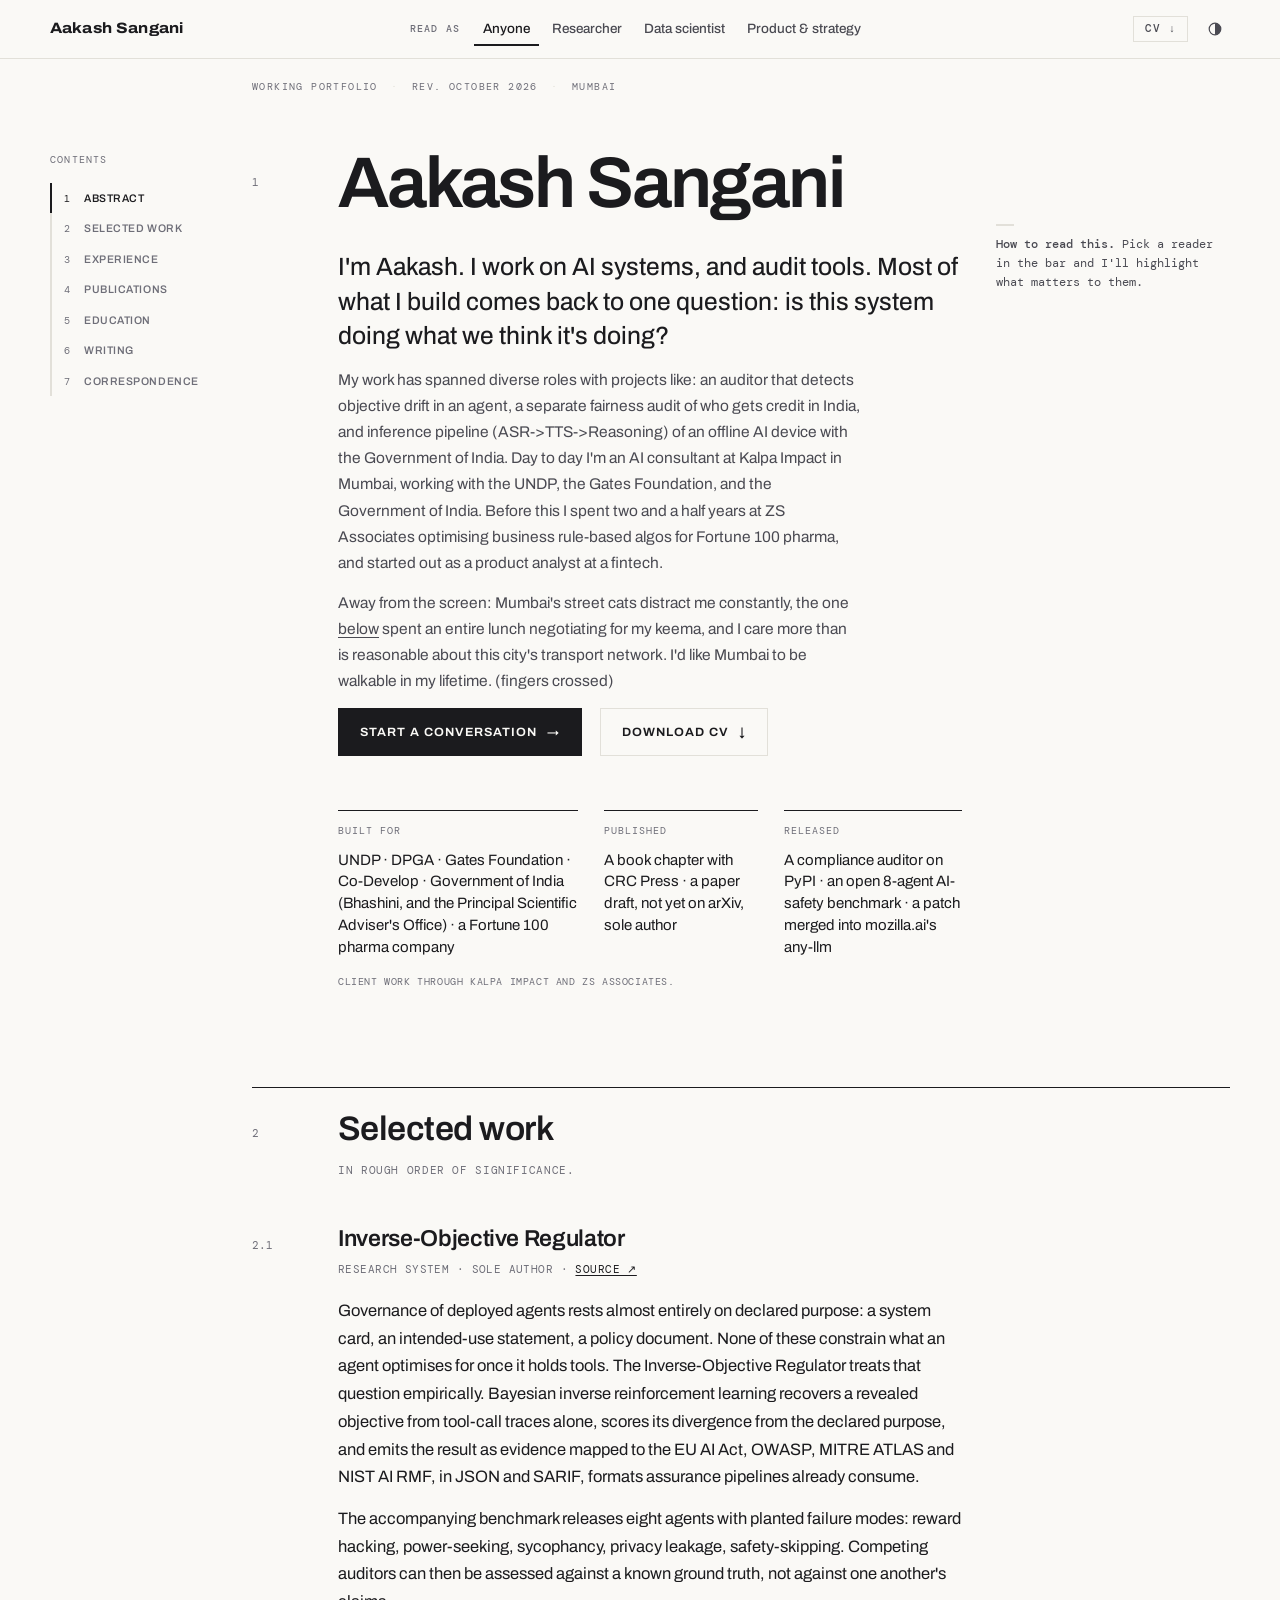
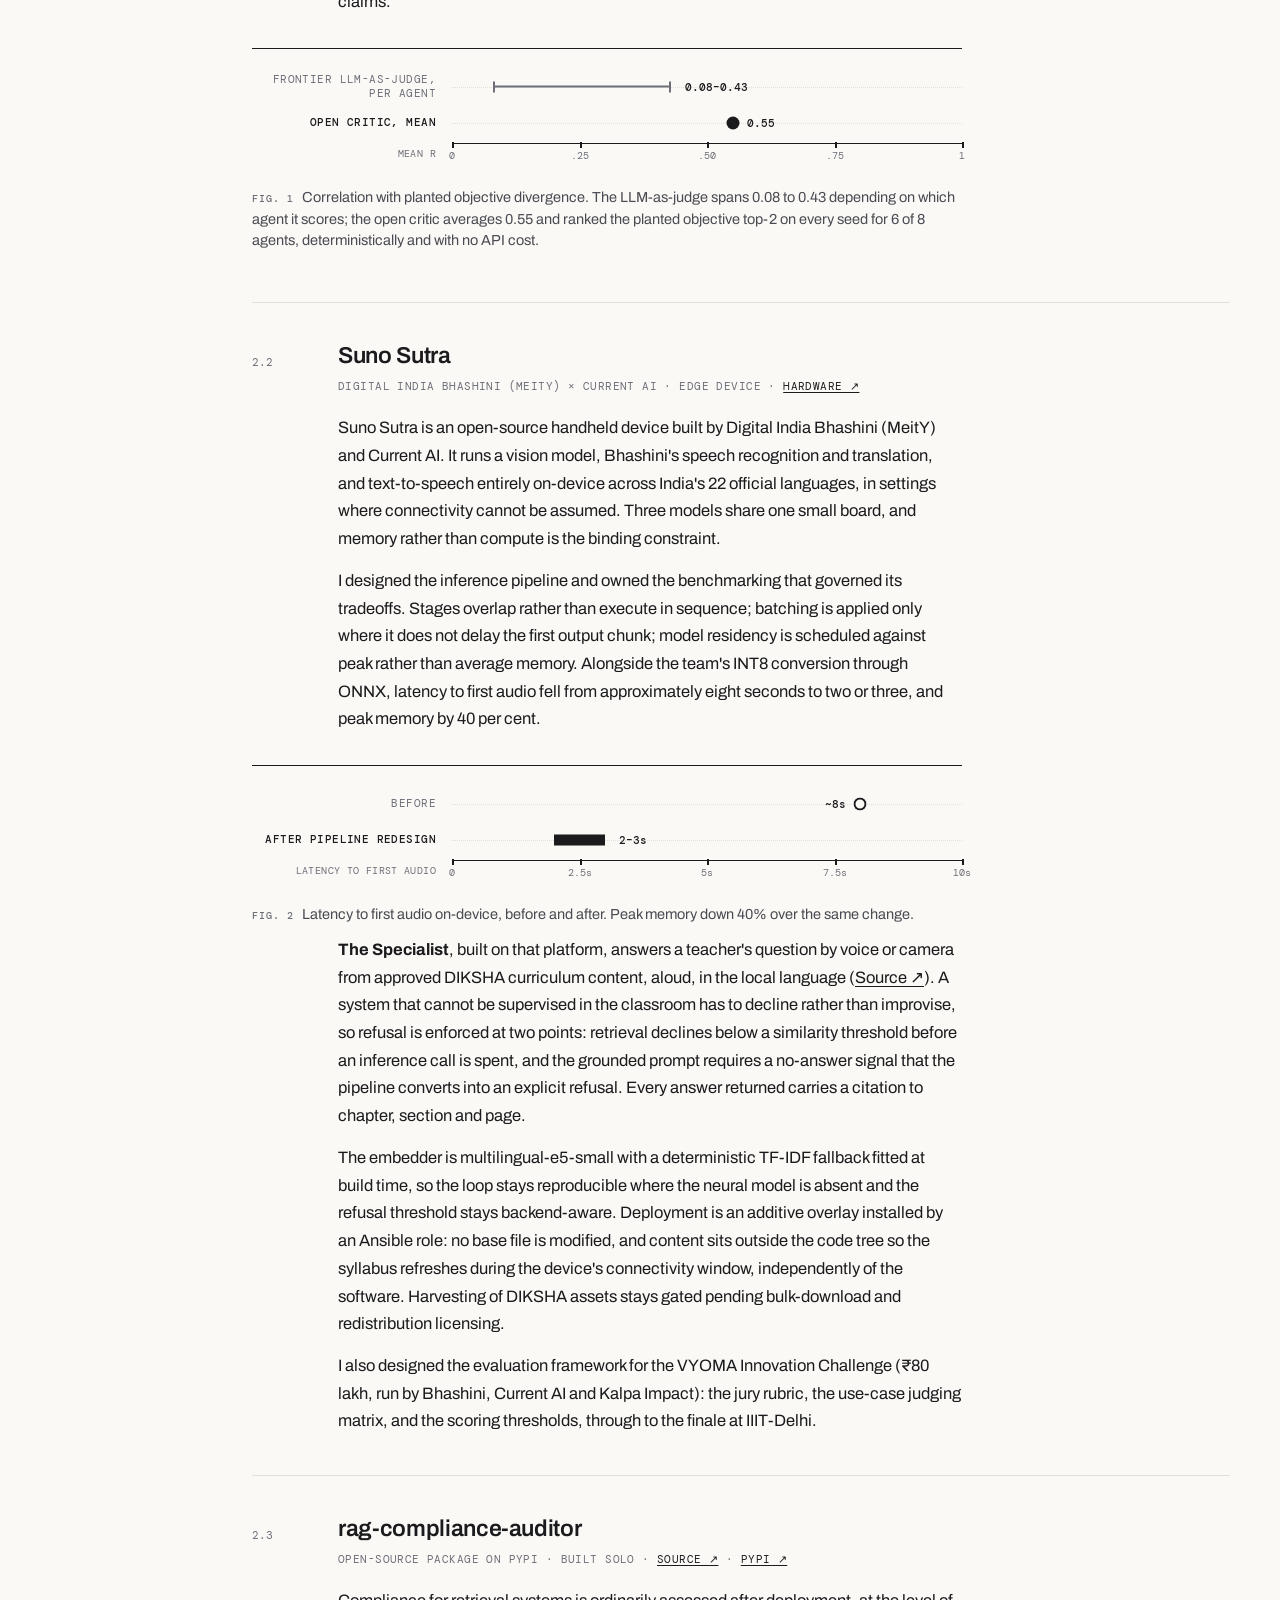
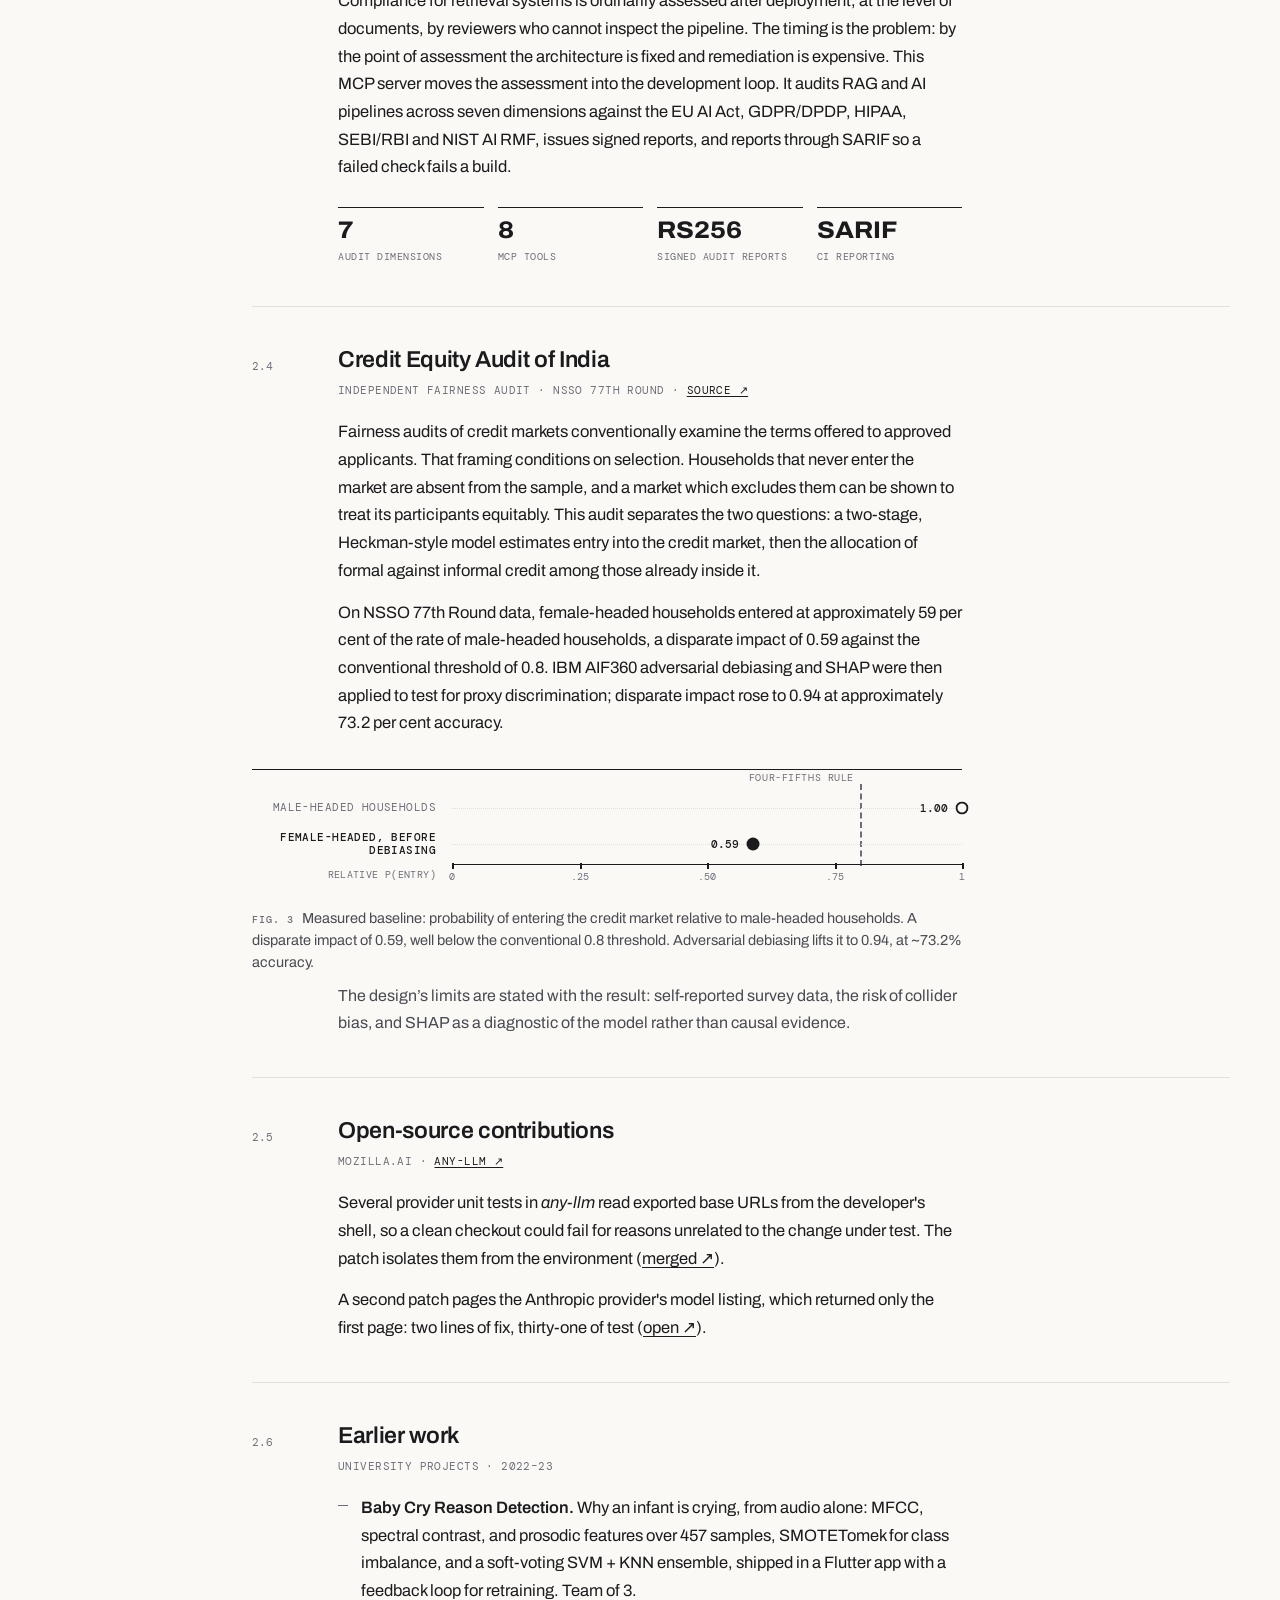
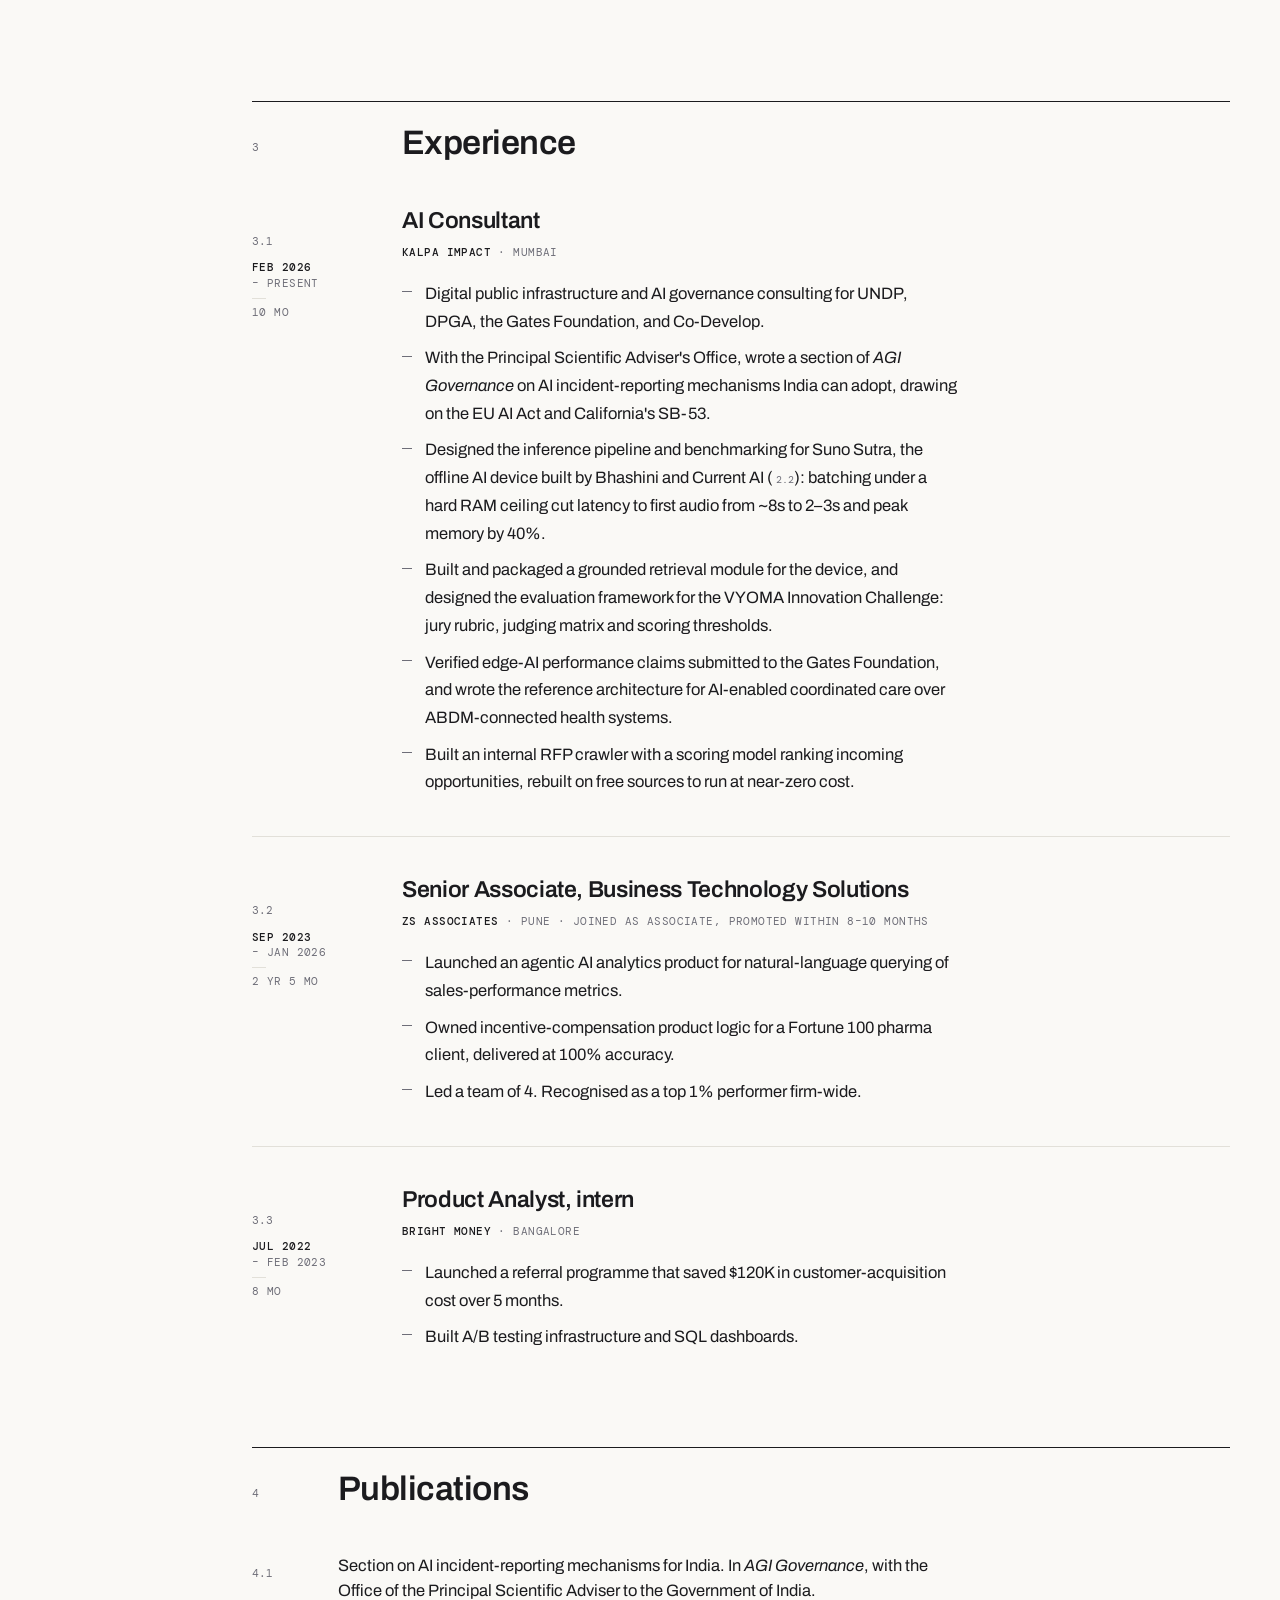
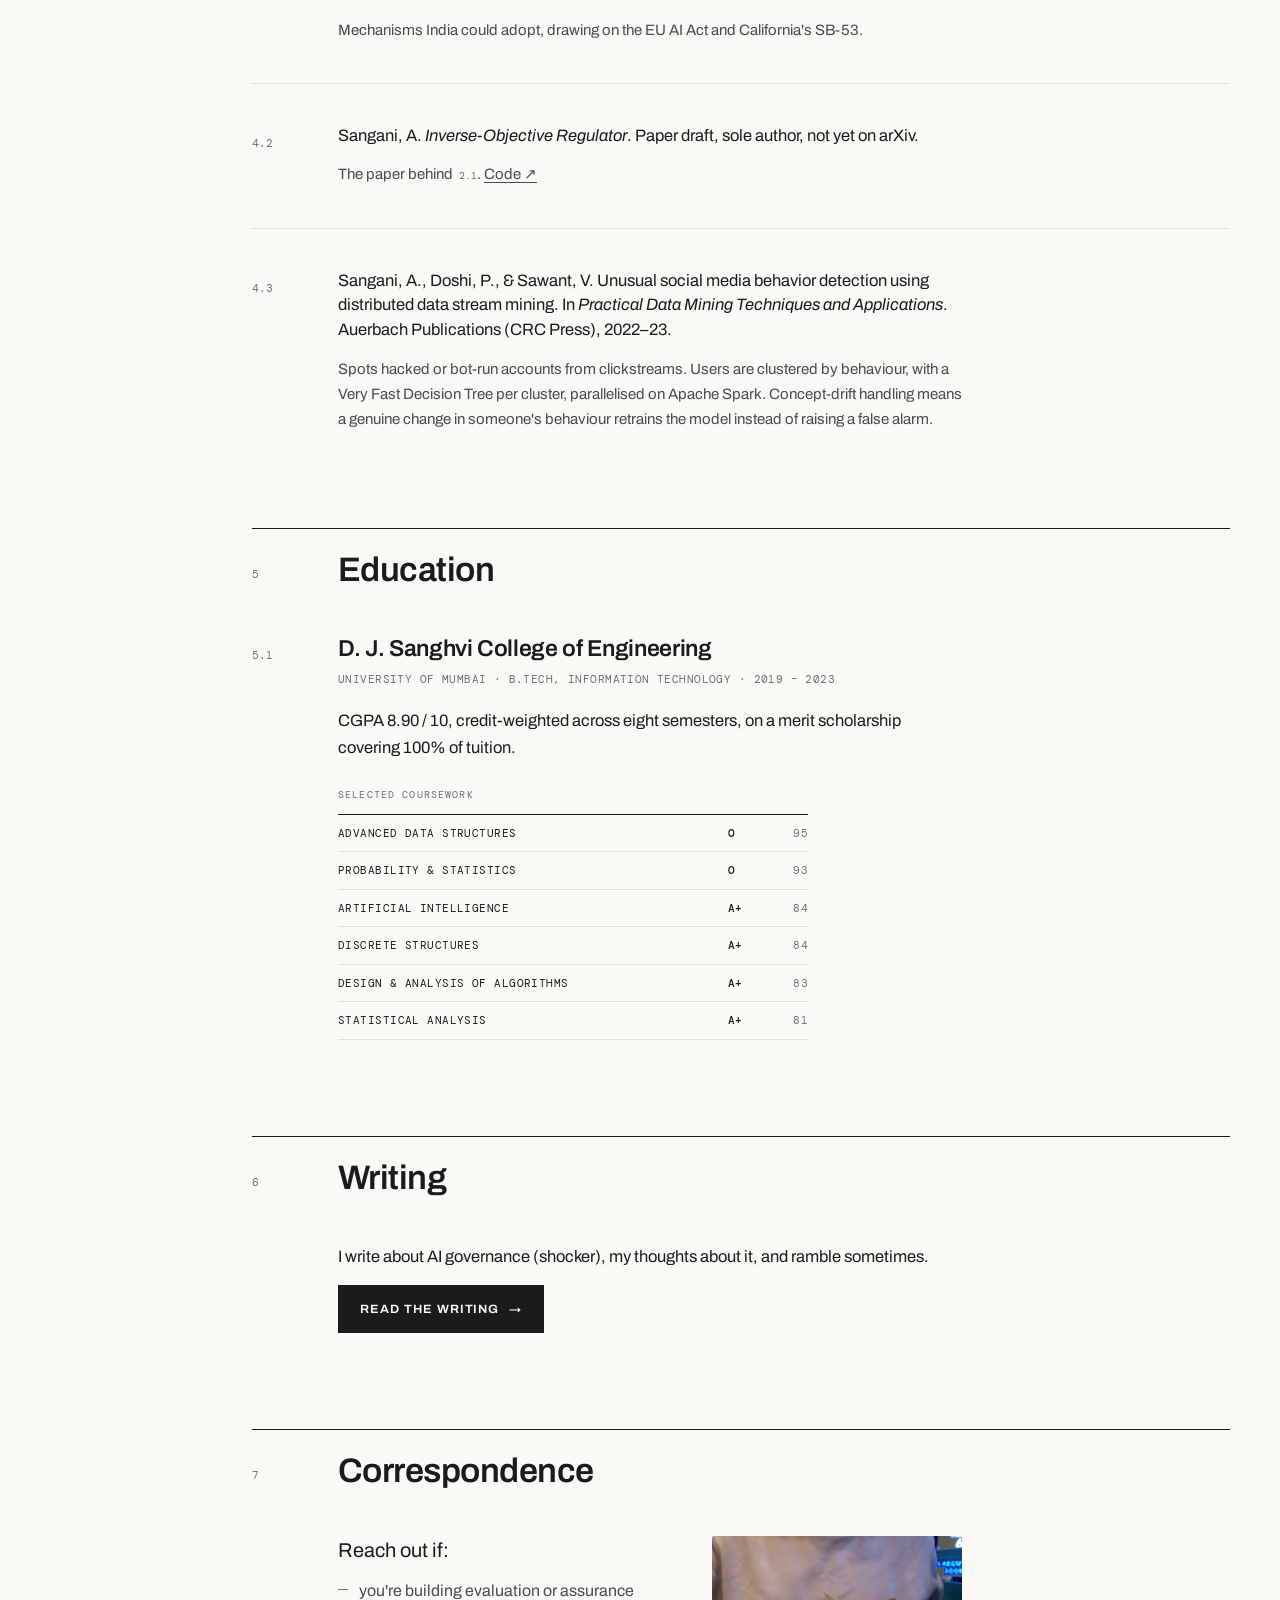
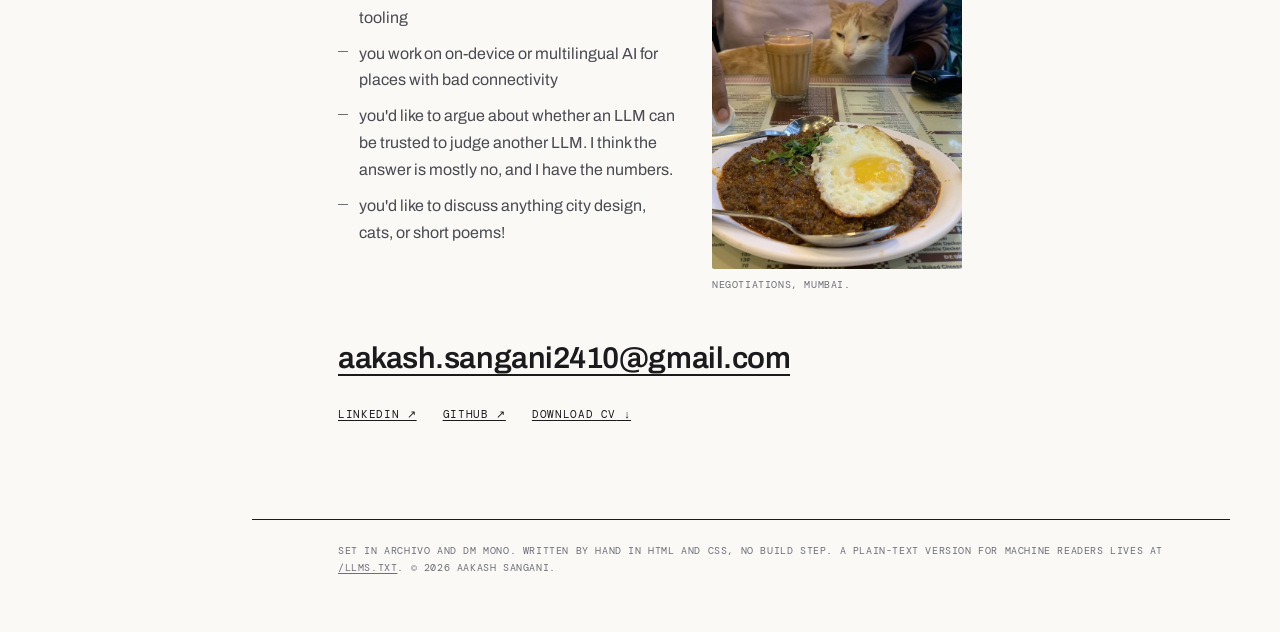
<file: index.html>
<!doctype html>
<html lang="en">
<head>
  <meta charset="utf-8">
  <meta name="viewport" content="width=device-width, initial-scale=1">
  <title>Aakash Sangani</title>
  <meta name="description" content="Aakash Sangani builds AI systems and the instruments that hold them to account: AI governance research, ML and LLM systems, and AI products.">
  <link rel="canonical" href="https://aakash2410.github.io/">
  <link rel="alternate" type="text/plain" href="/llms.txt" title="Plain-text summary for automated readers">
  <meta name="author" content="Aakash Sangani">
  <meta property="og:title" content="Aakash Sangani · AI systems and the instruments that audit them">
  <meta property="og:description" content="AI engineer and governance researcher in Mumbai. Agent auditing, on-device inference, algorithmic fairness, and compliance tooling, with the code and the measurements in public.">
  <meta property="og:type" content="profile">
  <meta property="og:url" content="https://aakash2410.github.io/">
  <meta property="profile:first_name" content="Aakash">
  <meta property="profile:last_name" content="Sangani">
  <meta name="twitter:card" content="summary">
  <meta name="twitter:title" content="Aakash Sangani">
  <meta name="twitter:description" content="AI engineer and governance researcher in Mumbai. Agent auditing, on-device inference, algorithmic fairness, and compliance tooling.">
  <link rel="icon" href="data:image/svg+xml,%3Csvg xmlns='http://www.w3.org/2000/svg' viewBox='0 0 64 64'%3E%3Crect width='64' height='64' fill='%23f4f1e6'/%3E%3Cg style='mix-blend-mode:multiply'%3E%3Ccircle cx='27' cy='26' r='16' fill='%23f5c31f'/%3E%3Ccircle cx='37' cy='30' r='16' fill='%231f4fd8'/%3E%3Ccircle cx='32' cy='38' r='16' fill='%23ff4d8d'/%3E%3C/g%3E%3C/svg%3E">
  <link rel="preconnect" href="https://fonts.googleapis.com">
  <link rel="preconnect" href="https://fonts.gstatic.com" crossorigin>
  <link href="https://fonts.googleapis.com/css2?family=Archivo:wdth,wght@62..125,300..800&family=DM+Mono:wght@400;500&display=swap" rel="stylesheet">
  <link rel="stylesheet" href="styles.css?v=20261030a">
  <script>try{var t=localStorage.getItem("theme");if(t)document.documentElement.dataset.theme=t}catch(e){}</script>
  <script type="application/ld+json">
{
  "@context": "https://schema.org",
  "@graph": [
    {
      "@type": "ProfilePage",
      "@id": "https://aakash2410.github.io/#page",
      "url": "https://aakash2410.github.io/",
      "name": "Aakash Sangani",
      "inLanguage": "en-GB",
      "mainEntity": {
        "@id": "https://aakash2410.github.io/#aakash-sangani"
      },
      "dateModified": "2026-10-18"
    },
    {
      "@type": "Person",
      "@id": "https://aakash2410.github.io/#aakash-sangani",
      "name": "Aakash Sangani",
      "givenName": "Aakash",
      "familyName": "Sangani",
      "url": "https://aakash2410.github.io/",
      "email": "mailto:aakash.sangani2410@gmail.com",
      "jobTitle": "AI Consultant",
      "description": "AI engineer and governance researcher. Builds AI systems and the instruments that audit them: agent auditing, on-device inference, algorithmic fairness, and compliance tooling.",
      "address": {
        "@type": "PostalAddress",
        "addressLocality": "Mumbai",
        "addressRegion": "Maharashtra",
        "addressCountry": "IN"
      },
      "sameAs": [
        "https://github.com/aakash2410",
        "https://www.linkedin.com/in/aakash-sangani-3149a11a7"
      ],
      "worksFor": {
        "@type": "Organization",
        "name": "Kalpa Impact",
        "address": {
          "@type": "PostalAddress",
          "addressLocality": "Mumbai",
          "addressCountry": "IN"
        }
      },
      "alumniOf": {
        "@type": "CollegeOrUniversity",
        "name": "D. J. Sanghvi College of Engineering, University of Mumbai",
        "address": {
          "@type": "PostalAddress",
          "addressLocality": "Mumbai",
          "addressCountry": "IN"
        }
      },
      "hasCredential": {
        "@type": "EducationalOccupationalCredential",
        "credentialCategory": "degree",
        "educationalLevel": "Bachelor of Technology",
        "about": "Information Technology",
        "dateCreated": "2023",
        "recognizedBy": {
          "@type": "CollegeOrUniversity",
          "name": "University of Mumbai"
        }
      },
      "knowsAbout": [
        "AI governance",
        "AI safety",
        "AI evaluation",
        "LLM evaluation and red-teaming",
        "Agent auditing",
        "Bayesian inverse reinforcement learning",
        "Algorithmic fairness",
        "Retrieval-augmented generation",
        "On-device and edge inference",
        "Model quantisation and benchmarking",
        "EU AI Act",
        "NIST AI RMF",
        "ISO 42001",
        "Model Context Protocol",
        "Python",
        "SQL",
        "ONNX",
        "Apache Spark",
        "A/B testing",
        "Digital public infrastructure"
      ],
      "knowsLanguage": [
        {
          "@type": "Language",
          "name": "English"
        },
        {
          "@type": "Language",
          "name": "Hindi"
        },
        {
          "@type": "Language",
          "name": "Gujarati"
        },
        {
          "@type": "Language",
          "name": "Marathi"
        }
      ],
      "hasOccupation": [
        {
          "@type": "EmployeeRole",
          "startDate": "2026-02",
          "roleName": "AI Consultant",
          "worksFor": {
            "@type": "Organization",
            "name": "Kalpa Impact"
          },
          "description": "Digital public infrastructure and AI governance for UNDP, the Digital Public Goods Alliance, the Gates Foundation and Co-Develop. Designed the inference pipeline and owned the benchmarking for Suno Sutra, the offline AI device built by Digital India Bhashini (MeitY) and Current AI."
        },
        {
          "@type": "EmployeeRole",
          "startDate": "2023-09",
          "endDate": "2026-01",
          "roleName": "Senior Associate, Business Technology Solutions",
          "worksFor": {
            "@type": "Organization",
            "name": "ZS Associates"
          },
          "description": "Joined as Associate, promoted within 8-10 months. Launched an agentic AI analytics product for natural-language querying of sales-performance metrics; owned incentive-compensation product logic for a Fortune 100 pharma client; led a team of four."
        },
        {
          "@type": "EmployeeRole",
          "startDate": "2022-07",
          "endDate": "2023-02",
          "roleName": "Product Analyst, intern",
          "worksFor": {
            "@type": "Organization",
            "name": "Bright Money"
          },
          "description": "Built A/B testing infrastructure and SQL dashboards; launched a referral programme that saved $120K in customer-acquisition cost over five months."
        }
      ],
      "seeks": {
        "@type": "Demand",
        "name": "Roles in AI evaluation and assurance, agent safety and auditing, on-device or multilingual AI, and applied AI engineering"
      },
      "subjectOf": [
        {
          "@id": "https://aakash2410.github.io/#inverse-objective-regulator"
        },
        {
          "@id": "https://aakash2410.github.io/#rag-compliance-auditor"
        },
        {
          "@id": "https://aakash2410.github.io/#specialist-suno-sutra"
        },
        {
          "@id": "https://aakash2410.github.io/#credit-equity-audit-india"
        },
        {
          "@id": "https://aakash2410.github.io/#chapter-agi-governance"
        },
        {
          "@id": "https://aakash2410.github.io/#chapter-crc-press"
        },
        {
          "@id": "https://aakash2410.github.io/#paper-ior"
        }
      ]
    },
    {
      "@type": "SoftwareSourceCode",
      "@id": "https://aakash2410.github.io/#inverse-objective-regulator",
      "name": "Inverse-Objective Regulator",
      "author": {
        "@id": "https://aakash2410.github.io/#aakash-sangani"
      },
      "codeRepository": "https://github.com/aakash2410/Inverse-Objective-Regulator",
      "programmingLanguage": "Python",
      "about": "Black-box auditing of deployed AI agents",
      "description": "Infers a deployed agent's revealed objective from its tool-call traces via Bayesian inverse reinforcement learning, scores divergence from the declared purpose, and emits evidence in JSON and SARIF mapped to the EU AI Act, OWASP, MITRE ATLAS and NIST AI RMF. Released with an open 8-agent benchmark of planted failure modes. A deterministic open cross-encoder critic reached mean r = 0.55 with planted objective divergence and ranked the planted objective top-2 on every seed for 6 of 8 agents, against a frontier LLM-as-judge ranging from r = 0.08 to 0.43."
    },
    {
      "@type": "SoftwareSourceCode",
      "@id": "https://aakash2410.github.io/#rag-compliance-auditor",
      "name": "rag-compliance-auditor",
      "author": {
        "@id": "https://aakash2410.github.io/#aakash-sangani"
      },
      "codeRepository": "https://github.com/aakash2410/MCP_RAG_Compliance",
      "url": "https://pypi.org/project/rag-compliance-auditor/",
      "programmingLanguage": "Python",
      "about": "Compliance auditing for RAG and AI pipelines",
      "description": "MCP server, published on PyPI, that audits RAG and AI pipelines across seven dimensions against the EU AI Act, GDPR/DPDP, HIPAA, SEBI/RBI and NIST AI RMF. Eight MCP tools, RS256-signed audit reports, and SARIF reporting so a failed check fails a build."
    },
    {
      "@type": "SoftwareSourceCode",
      "@id": "https://aakash2410.github.io/#specialist-suno-sutra",
      "name": "The Specialist, on the Suno Sutra edge platform",
      "author": {
        "@id": "https://aakash2410.github.io/#aakash-sangani"
      },
      "codeRepository": "https://github.com/aakash2410/SpecialistAISunoSutra",
      "programmingLanguage": "Python",
      "about": "Grounded offline retrieval with enforced abstention on an edge device",
      "description": "Grounded offline retrieval for Suno Sutra, the open-source edge device from Digital India Bhashini (MeitY) and Current AI. Answers are grounded in approved DIKSHA content and carry a citation to chapter, section and page; two gates enforce refusal. multilingual-e5-small embeddings with a deterministic TF-IDF fallback. Packaged as an additive Ansible overlay."
    },
    {
      "@type": "SoftwareSourceCode",
      "@id": "https://aakash2410.github.io/#credit-equity-audit-india",
      "name": "Credit Equity Audit of India",
      "author": {
        "@id": "https://aakash2410.github.io/#aakash-sangani"
      },
      "codeRepository": "https://github.com/aakash2410/CreditAudit-India",
      "programmingLanguage": "Python",
      "about": "Algorithmic fairness audit of Indian credit markets",
      "description": "Two-stage, Heckman-style audit on NSSO 77th Round data separating entry into the credit market from allocation of formal against informal credit. Female-headed households entered at approximately 59 per cent of the rate of male-headed households (disparate impact 0.59, against the 0.8 four-fifths threshold); AIF360 adversarial debiasing and SHAP lifted disparate impact to 0.94 at approximately 73.2 per cent accuracy."
    },
    {
      "@type": "Chapter",
      "@id": "https://aakash2410.github.io/#chapter-agi-governance",
      "name": "AI incident-reporting mechanisms for India",
      "author": {
        "@id": "https://aakash2410.github.io/#aakash-sangani"
      },
      "isPartOf": {
        "@type": "Book",
        "name": "AGI Governance"
      },
      "description": "Written with the Office of the Principal Scientific Adviser to the Government of India. Incident-reporting mechanisms India could adopt, drawing on the EU AI Act and California's SB-53."
    },
    {
      "@type": "Chapter",
      "@id": "https://aakash2410.github.io/#chapter-crc-press",
      "name": "Unusual Social Media Behavior Detection Using Distributed Data Stream Mining",
      "author": [
        {
          "@id": "https://aakash2410.github.io/#aakash-sangani"
        },
        {
          "@type": "Person",
          "name": "P. Doshi"
        },
        {
          "@type": "Person",
          "name": "V. Sawant"
        }
      ],
      "isPartOf": {
        "@type": "Book",
        "name": "Practical Data Mining Techniques and Applications"
      },
      "publisher": {
        "@type": "Organization",
        "name": "Auerbach Publications (CRC Press)"
      },
      "datePublished": "2022",
      "description": "Detects hacked or bot-controlled accounts from clickstreams: users clustered by behaviour, a Very Fast Decision Tree per cluster, parallelised on Apache Spark, with concept-drift handling."
    },
    {
      "@type": "ScholarlyArticle",
      "@id": "https://aakash2410.github.io/#paper-ior",
      "name": "Inverse-Objective Regulator",
      "author": {
        "@id": "https://aakash2410.github.io/#aakash-sangani"
      },
      "creativeWorkStatus": "Draft, sole author, not yet posted to a preprint server",
      "description": "The paper behind the Inverse-Objective Regulator system and its 8-agent benchmark."
    }
  ]
}
  </script>
</head>
<body data-lens="all">
  <a class="skip" href="#main">Skip to content</a>

  <header class="bar">
    <div class="bar-inner">
      <a class="bar-name" href="#top">Aakash Sangani</a>

      <div class="lens" role="radiogroup" aria-label="Read this page as">
        <span class="lens-label">Read as</span>
        <button type="button" role="radio" data-lens-btn="all" aria-checked="true"><span class="lens-txt"><span class="long">Anyone</span><span class="short">Anyone</span></span></button>
        <button type="button" role="radio" data-lens-btn="research" aria-checked="false"><span class="lens-txt"><span class="long">Researcher</span><span class="short">Research</span></span></button>
        <button type="button" role="radio" data-lens-btn="data" aria-checked="false"><span class="lens-txt"><span class="long">Data scientist</span><span class="short">Data</span></span></button>
        <button type="button" role="radio" data-lens-btn="product" aria-checked="false"><span class="lens-txt"><span class="long">Product &amp; strategy</span><span class="short">Product</span></span></button>
      </div>

      <div class="bar-tools">
        <a class="cv" data-cv href="assets/resume/Aakash_Sangani_Research.pdf" download>CV <span aria-hidden="true">↓</span></a>
        <button class="theme" type="button" aria-label="Switch between light and dark">
          <svg viewBox="0 0 20 20" width="16" height="16" aria-hidden="true"><circle cx="10" cy="10" r="7.25" fill="none" stroke="currentColor" stroke-width="1.5"/><path d="M10 2.75a7.25 7.25 0 0 1 0 14.5Z" fill="currentColor"/></svg>
        </button>
      </div>
    </div>
  </header>

  <div class="doc">
    <nav class="toc" aria-label="Contents">
      <p class="toc-head">Contents</p>
      <ol>
        <li><a href="#top"><span>1</span>Abstract</a></li>
        <li><a href="#work"><span>2</span>Selected work</a></li>
        <li><a href="#experience"><span>3</span>Experience</a></li>
        <li><a href="#publications"><span>4</span>Publications</a></li>
        <li><a href="#education"><span>5</span>Education</a></li>
        <li><a href="#writing"><span>6</span>Writing</a></li>
        <li><a href="#correspondence"><span>7</span>Correspondence</a></li>
      </ol>
    </nav>

    <main id="main">
      <!-- 1 · ABSTRACT -->
      <section class="sec hero" id="top" aria-labelledby="name">
        <p class="runhead">Working portfolio <span>·</span> rev. October 2026 <span>·</span> Mumbai</p>
        <span class="num">1</span>
        <div class="main">
          <h1 id="name"><span>Aakash Sangani</span></h1>
          <p class="abstract">
            I'm Aakash. I work on AI systems, and audit tools. Most of what I build comes back to one question:
            <mark data-for="research">is this system doing what we think it's doing?</mark>
          </p>
          <p class="standfirst">
            My work has spanned diverse roles with projects like: <mark data-for="research">an auditor that detects objective drift in an agent</mark>,
            <mark data-for="data">a separate fairness audit of who gets credit in India</mark>, and
            <mark data-for="data product">inference pipeline (ASR->TTS->Reasoning) of an offline AI device with the Government of India</mark>.
            Day to day I'm an AI consultant at Kalpa Impact in Mumbai, working with the UNDP, the Gates Foundation,
            and the Government of India. Before this I spent two and a half years at ZS Associates optimising business rule-based algos for Fortune 100 pharma,
            and started out as a product analyst at a fintech.
          </p>
          <p class="standfirst">
            Away from the screen: Mumbai's street cats distract me constantly, the one <a href="#cat">below</a> spent
            an entire lunch negotiating for my keema, and I care more than is reasonable about this
            city's transport network. I'd like Mumbai to be walkable in my lifetime. (fingers crossed)
          </p>

          <p class="cta-row">
            <a class="btn" href="#correspondence">Start a conversation <span aria-hidden="true">→</span></a>
            <a class="btn btn-quiet" data-cv href="assets/resume/Aakash_Sangani_Research.pdf" download><span data-cv-label>Download CV</span> <span aria-hidden="true">↓</span></a>
          </p>

          <dl class="proof">
            <div>
              <dt>Built for</dt>
              <dd><mark data-for="product">UNDP · DPGA · Gates Foundation · Co-Develop · Government of India (Bhashini, and the Principal Scientific Adviser's Office) · a Fortune 100 pharma company</mark></dd>
            </div>
            <div>
              <dt>Published</dt>
              <dd><mark data-for="research">A book chapter with CRC Press · a paper draft, not yet on arXiv, sole author</mark></dd>
            </div>
            <div>
              <dt>Released</dt>
              <dd><mark data-for="data">A compliance auditor on PyPI · an open 8-agent AI-safety benchmark · a patch merged into mozilla.ai's any-llm</mark></dd>
            </div>
          </dl>
          <p class="proof-note">Client work through Kalpa Impact and ZS Associates.</p>
        </div>

        <aside class="notes">
          <p class="note" data-for="all"><b>How to read this.</b> Pick a reader in the bar and I'll highlight what matters to them.</p>
          <p class="note" data-for="research"><b>You picked researcher.</b> What I'm chewing on: the revealed objectives of AI agents; algorithmic fairness in Indian credit markets; conformity assessment and incident reporting under the EU AI Act and California's SB-53.</p>
          <p class="note" data-for="data"><b>You picked data scientist.</b> Three-plus years across pharma analytics, fintech experimentation, and AI governance. Author of two open-source AI evaluation tools.</p>
          <p class="note" data-for="product"><b>You picked product.</b> Requirements, product logic, and stakeholder work with government, multilateral and Fortune&nbsp;100 clients. Led a team of four at ZS.</p>
          <p class="note-actions">
            <button type="button" class="share" data-for="research data product">Copy link to this reading</button>
          </p>
        </aside>
      </section>

      <!-- 2 · WORK -->
      <section class="sec" id="work" aria-labelledby="h-work">
        <span class="num">2</span>
        <div class="main sec-head">
          <h2 id="h-work">Selected work</h2>
          <p class="sec-sub" data-for="all">In rough order of significance.</p>
          <p class="sec-sub" data-for="research">Reordered by research contribution.</p>
          <p class="sec-sub" data-for="data">Reordered by modelling and evaluation depth.</p>
          <p class="sec-sub" data-for="product">Reordered by what shipped, and for whom.</p>
        </div>

        <div class="entries" data-sortable data-prefix="2">
          <!-- IOR -->
          <article class="entry" id="ior" data-rank-all="1" data-rank-research="1" data-rank-data="1" data-rank-product="3">
            <span class="num entry-num">2.1</span>
            <div class="main">
              <h3>Inverse-Objective Regulator</h3>
              <p class="meta">Research system · Sole author · <a href="https://github.com/aakash2410/Inverse-Objective-Regulator" target="_blank" rel="noopener">Source ↗</a></p>
              <p>Governance of deployed agents rests almost entirely on declared purpose: a system card, an intended-use statement, a policy document. None of these constrain what an agent optimises for once it holds tools. The Inverse-Objective Regulator treats that question empirically. <mark data-for="research data">Bayesian inverse reinforcement learning</mark> recovers a revealed objective from tool-call traces alone, scores its divergence from the declared purpose, and emits the result as <mark data-for="product">evidence mapped to the EU AI Act, OWASP, MITRE ATLAS and NIST AI RMF</mark>, in JSON and SARIF, formats assurance pipelines already consume.</p>
              <p>The accompanying <mark data-for="research">benchmark releases eight agents with planted failure modes</mark>: reward hacking, power-seeking, sycophancy, privacy leakage, safety-skipping. Competing auditors can then be assessed against a known ground truth, not against one another's claims.</p>

              <figure class="fig">
                <div class="plot" role="img" aria-label="Correlation with planted objective divergence across eight agents. Frontier LLM-as-judge ranges from 0.08 to 0.43 depending on the agent. Open cross-encoder critic: 0.55 mean.">
                  <div class="row"><span class="lab">Frontier LLM-as-judge, per agent</span><span class="track"><i class="seg" style="--a:.08;--b:.43"></i><b class="val" style="--x:.43">0.08–0.43</b></span></div>
                  <div class="row key"><span class="lab">Open critic, mean</span><span class="track"><i class="dot" style="--x:.55"></i><b class="val" style="--x:.55">0.55</b></span></div>
                  <div class="row axis"><span class="lab">mean r</span><span class="track"><i style="--x:0">0</i><i style="--x:.25">.25</i><i style="--x:.5">.50</i><i style="--x:.75">.75</i><i style="--x:1">1</i></span></div>
                </div>
                <figcaption>Correlation with planted objective divergence. The LLM-as-judge spans 0.08 to 0.43 depending on which agent it scores; the open critic averages 0.55 and ranked the planted objective <mark data-for="data">top-2 on every seed for 6 of 8 agents</mark>, deterministically and with no API cost.</figcaption>
              </figure>
            </div>
            <aside class="notes">
              <p class="note" data-for="research">Sole-authored paper draft accompanies it, not yet on arXiv. The benchmark is public, so others can test their auditors against it.</p>
              <p class="note" data-for="data">Bayesian IRL, LLM and decision-model judges, and a reproducible gym. The open critic reruns to an exact match; the LLM judge does not.</p>
              <p class="note" data-for="product">Produces artefacts an assurance function can file.</p>
            </aside>
          </article>

          <!-- Suno Sutra -->
          <article class="entry" id="suno" data-rank-all="2" data-rank-research="3" data-rank-data="3" data-rank-product="1">
            <span class="num entry-num">2.2</span>
            <div class="main">
              <h3>Suno Sutra</h3>
              <p class="meta">Digital India Bhashini (MeitY) × Current AI · Edge device · <a href="https://github.com/currentai-org/suno-sutra-hw" target="_blank" rel="noopener">Hardware ↗</a></p>
              <p>Suno Sutra is an open-source handheld device built by Digital India Bhashini (MeitY) and Current AI. It runs a vision model, Bhashini's speech recognition and translation, and text-to-speech entirely on-device across India's 22 official languages, in settings where connectivity cannot be assumed. Three models share one small board, and memory rather than compute is the binding constraint.</p>
              <p>I designed the <mark data-for="data">inference pipeline</mark> and owned the <mark data-for="data product">benchmarking that governed its tradeoffs</mark>. Stages overlap rather than execute in sequence; batching is applied only where it does not delay the first output chunk; model residency is scheduled against peak rather than average memory. Alongside the team's INT8 conversion through ONNX, latency to first audio fell from approximately eight seconds to two or three, and peak memory by 40 per cent.</p>

              <figure class="fig">
                <div class="plot" role="img" aria-label="Latency to first audio before and after: about 8 seconds before, 2 to 3 seconds after.">
                  <div class="row"><span class="lab">Before</span><span class="track"><i class="dot hollow" style="--x:.8"></i><b class="val left" style="--x:.8">~8s</b></span></div>
                  <div class="row key"><span class="lab">After pipeline redesign</span><span class="track"><i class="seg solid" style="--a:.2;--b:.3"></i><b class="val" style="--x:.3">2–3s</b></span></div>
                  <div class="row axis"><span class="lab">latency to first audio</span><span class="track"><i style="--x:0">0</i><i style="--x:.25">2.5s</i><i style="--x:.5">5s</i><i style="--x:.75">7.5s</i><i style="--x:1">10s</i></span></div>
                </div>
                <figcaption>Latency to first audio on-device, before and after. <mark data-for="data">Peak memory down 40%</mark> over the same change.</figcaption>
              </figure>

              <p><b>The Specialist</b>, built on that platform, answers a teacher's question by voice or camera from approved DIKSHA curriculum content, aloud, in the local language (<a href="https://github.com/aakash2410/SpecialistAISunoSutra" target="_blank" rel="noopener">Source ↗</a>). A system that cannot be supervised in the classroom has to decline rather than improvise, so <mark data-for="research data">refusal is enforced at two points</mark>: retrieval declines below a similarity threshold before an inference call is spent, and the grounded prompt requires a no-answer signal that the pipeline converts into an explicit refusal. Every answer returned carries a citation to chapter, section and page.</p>
              <p>The embedder is multilingual-e5-small with a <mark data-for="data">deterministic TF-IDF fallback</mark> fitted at build time, so the loop stays reproducible where the neural model is absent and the refusal threshold stays backend-aware. Deployment is an additive overlay installed by an Ansible role: no base file is modified, and content sits outside the code tree so the syllabus refreshes during the device's connectivity window, independently of the software. Harvesting of DIKSHA assets stays gated pending bulk-download and redistribution licensing.</p>
              <p>I also designed the evaluation framework for the <mark data-for="research product">VYOMA Innovation Challenge</mark> (₹80 lakh, run by Bhashini, Current AI and Kalpa Impact): the jury rubric, the use-case judging matrix, and the scoring thresholds, through to the finale at IIIT-Delhi.</p>
            </div>
            <aside class="notes">
              <p class="note" data-for="research">A system built to abstain: two refusal gates and a citation on every answer. Plus the scoring framework for a national innovation challenge.</p>
              <p class="note" data-for="data">Edge inference under a hard memory ceiling: measured batching tradeoffs, and a deterministic embedder so the loop still runs when the neural one is absent.</p>
              <p class="note" data-for="product">Public deployment, where adoption is decided by response time and by whether the device admits what it does not know.</p>
            </aside>
          </article>

          <!-- RCA -->
          <article class="entry" id="rca" data-rank-all="3" data-rank-research="4" data-rank-data="4" data-rank-product="2">
            <span class="num entry-num">2.3</span>
            <div class="main">
              <h3>rag-compliance-auditor</h3>
              <p class="meta">Open-source package on PyPI · Built solo · <a href="https://github.com/aakash2410/MCP_RAG_Compliance" target="_blank" rel="noopener">Source ↗</a> · <a href="https://pypi.org/project/rag-compliance-auditor/" target="_blank" rel="noopener">PyPI ↗</a></p>
              <p>Compliance for retrieval systems is ordinarily assessed after deployment, at the level of documents, by reviewers who cannot inspect the pipeline. The timing is the problem: by the point of assessment the architecture is fixed and remediation is expensive. This MCP server moves the assessment into the development loop. It audits RAG and AI pipelines across seven dimensions against the EU AI Act, GDPR/DPDP, HIPAA, SEBI/RBI and NIST AI RMF, issues signed reports, and <mark data-for="product">reports through SARIF so a failed check fails a build</mark>.</p>
              <dl class="spec">
                <div><dt>7</dt><dd>audit dimensions</dd></div>
                <div><dt>8</dt><dd>MCP tools</dd></div>
                <div><dt>RS256</dt><dd>signed audit reports</dd></div>
                <div><dt>SARIF</dt><dd>CI reporting</dd></div>
              </dl>
            </div>
            <aside class="notes">
              <p class="note" data-for="research">Regulatory text rendered as checks that can be executed and reproduced by a third party.</p>
              <p class="note" data-for="data">Packaged and published on PyPI; drops into existing pipelines without changes.</p>
              <p class="note" data-for="product">Scoped, built and released by one person, into the toolchain teams already operate.</p>
            </aside>
          </article>

          <!-- CEA -->
          <article class="entry" id="cea" data-rank-all="4" data-rank-research="2" data-rank-data="2" data-rank-product="4">
            <span class="num entry-num">2.4</span>
            <div class="main">
              <h3>Credit Equity Audit of India</h3>
              <p class="meta">Independent fairness audit · NSSO 77th Round · <a href="https://github.com/aakash2410/CreditAudit-India" target="_blank" rel="noopener">Source ↗</a></p>
              <p>Fairness audits of credit markets conventionally examine the terms offered to approved applicants. That framing conditions on selection. Households that never enter the market are absent from the sample, and a market which excludes them can be shown to treat its participants equitably. This audit separates the two questions: a <mark data-for="research data">two-stage, Heckman-style model</mark> estimates entry into the credit market, then the allocation of formal against informal credit among those already inside it.</p>
              <p>On NSSO 77th Round data, female-headed households entered at approximately 59 per cent of the rate of male-headed households, a disparate impact of 0.59 against the conventional threshold of 0.8. <mark data-for="data">IBM AIF360 adversarial debiasing and SHAP</mark> were then applied to test for proxy discrimination; disparate impact rose to 0.94 at approximately 73.2 per cent accuracy.</p>

              <figure class="fig">
                <div class="plot" role="img" aria-label="Relative probability of entering the credit market. Male-headed households: 1.00. Female-headed households: 0.59, below the 0.8 four-fifths threshold.">
                  <i class="thresh" style="--x:.8"><span>four-fifths rule</span></i>
                  <div class="row"><span class="lab">Male-headed households</span><span class="track"><i class="dot hollow" style="--x:1"></i><b class="val left" style="--x:1">1.00</b></span></div>
                  <div class="row key"><span class="lab">Female-headed, before debiasing</span><span class="track"><i class="dot" style="--x:.59"></i><b class="val left" style="--x:.59">0.59</b></span></div>
                  <div class="row axis"><span class="lab">relative P(entry)</span><span class="track"><i style="--x:0">0</i><i style="--x:.25">.25</i><i style="--x:.5">.50</i><i style="--x:.75">.75</i><i style="--x:1">1</i></span></div>
                </div>
                <figcaption>Measured baseline: probability of entering the credit market relative to male-headed households. <mark data-for="research product">A disparate impact of 0.59</mark>, well below the conventional 0.8 threshold. Adversarial debiasing lifts it to 0.94, at ~73.2% accuracy.</figcaption>
              </figure>

              <p class="aside-p"><mark data-for="research">The design’s limits are stated with the result</mark>: self-reported survey data, the risk of collider bias, and SHAP as a diagnostic of the model rather than causal evidence.</p>
            </div>
            <aside class="notes">
              <p class="note" data-for="research">Access treated as a selection problem before allocation is examined at all.</p>
              <p class="note" data-for="data">Stage one estimates participation; stage two estimates formal against informal allocation.</p>
              <p class="note" data-for="product">0.59 obliges a lender or regulator to act; 0.94 is a figure an assurance function can sign off.</p>
            </aside>
          </article>

        </div>

        <div class="entries tail">
          <article class="entry" id="oss" data-num="2.5">
            <span class="num entry-num">2.5</span>
            <div class="main">
              <h3>Open-source contributions</h3>
              <p class="meta">mozilla.ai · <a href="https://github.com/mozilla-ai/any-llm" target="_blank" rel="noopener">any-llm ↗</a></p>
              <p>Several provider unit tests in <em>any-llm</em> read exported base URLs from the developer's shell, so a clean checkout could fail for reasons unrelated to the change under test. <mark data-for="data research">The patch isolates them from the environment</mark> (<a href="https://github.com/mozilla-ai/any-llm/pull/1516" target="_blank" rel="noopener">merged ↗</a>).</p>
              <p>A second patch pages the Anthropic provider's model listing, which returned only the first page: two lines of fix, thirty-one of test (<a href="https://github.com/mozilla-ai/any-llm/pull/1523" target="_blank" rel="noopener">open ↗</a>).</p>
            </div>
          </article>

          <article class="entry" id="earlier" data-num="2.6">
            <span class="num entry-num">2.6</span>
            <div class="main">
              <h3>Earlier work</h3>
              <p class="meta">University projects · 2022–23</p>
              <ul>
                <li><b>Baby Cry Reason Detection.</b> Why an infant is crying, from audio alone: <mark data-for="data">MFCC, spectral contrast, and prosodic features</mark> over 457 samples, SMOTETomek for class imbalance, and a soft-voting SVM + KNN ensemble, shipped in a Flutter app with a feedback loop for retraining. Team of 3.</li>
              </ul>
            </div>
          </article>
        </div>
      </section>

      <!-- 3 · EXPERIENCE -->
      <section class="sec" id="experience" aria-labelledby="h-exp">
        <span class="num">3</span>
        <div class="main sec-head"><h2 id="h-exp">Experience</h2></div>
        <div class="entries exp">
          <article class="entry" id="kalpa" data-num="3.1">
            <div class="stub">
              <span class="num entry-num">3.1</span>
              <span class="tenure"><b>Feb 2026</b> – present<em data-since="2026-02"></em></span>
            </div>
            <div class="main">
              <h3>AI Consultant</h3>
              <p class="meta"><span class="org">Kalpa Impact</span> · Mumbai</p>
              <ul>
                <li>Digital public infrastructure and <mark data-for="research">AI governance</mark> consulting for <mark data-for="product">UNDP, DPGA, the Gates Foundation, and Co-Develop</mark>.</li>
                <li>With the Principal Scientific Adviser's Office, wrote a section of <em>AGI Governance</em> on <mark data-for="research">AI incident-reporting mechanisms India can adopt</mark>, drawing on the EU AI Act and California's SB-53.</li>
                <li>Designed the <mark data-for="data product">inference pipeline and benchmarking for Suno Sutra</mark>, the offline AI device built by Bhashini and Current AI (<a class="ref" href="#suno" data-ref="suno">2.2</a>): batching under a hard RAM ceiling cut latency to first audio from ~8s to 2–3s and peak memory by 40%.</li>
                <li>Built and packaged a grounded retrieval module for the device, and designed the <mark data-for="research">evaluation framework for the VYOMA Innovation Challenge</mark>: jury rubric, judging matrix and scoring thresholds.</li>
                <li>Verified <mark data-for="data">edge-AI performance claims</mark> submitted to the Gates Foundation, and wrote the reference architecture for AI-enabled coordinated care over ABDM-connected health systems.</li>
                <li><mark data-for="product">Built an internal RFP crawler</mark> with a scoring model ranking incoming opportunities, rebuilt on free sources to run at near-zero cost.</li>
              </ul>
            </div>
            <aside class="notes">
              <p class="note" data-for="research">Policy work that feeds straight back into the research questions in §2.</p>
            </aside>
          </article>

          <article class="entry" id="zs" data-num="3.2">
            <div class="stub">
              <span class="num entry-num">3.2</span>
              <span class="tenure"><b>Sep 2023</b> – Jan 2026<em>2 yr 5 mo</em></span>
            </div>
            <div class="main">
              <h3><mark data-for="product">Senior Associate</mark>, Business Technology Solutions</h3>
              <p class="meta"><span class="org">ZS Associates</span> · Pune · joined as Associate, <mark data-for="product">promoted within 8–10 months</mark></p>
              <ul>
                <li>Launched <mark data-for="data product">an agentic AI analytics product</mark> for natural-language querying of sales-performance metrics.</li>
                <li>Owned <mark data-for="product">incentive-compensation product logic</mark> for a Fortune 100 pharma client, delivered at 100% accuracy.</li>
                <li><mark data-for="product">Led a team of 4.</mark> Recognised as a top 1% performer firm-wide.</li>
              </ul>
            </div>
            <aside class="notes">
              <p class="note" data-for="product">Incentive comp is the logic deciding what a sales force gets paid, so 100% accuracy was the requirement.</p>
            </aside>
          </article>

          <article class="entry" id="bright" data-num="3.3">
            <div class="stub">
              <span class="num entry-num">3.3</span>
              <span class="tenure"><b>Jul 2022</b> – Feb 2023<em>8 mo</em></span>
            </div>
            <div class="main">
              <h3>Product Analyst, intern</h3>
              <p class="meta"><span class="org">Bright Money</span> · Bangalore</p>
              <ul>
                <li>Launched a referral programme that <mark data-for="product">saved $120K in customer-acquisition cost over 5 months</mark>.</li>
                <li>Built <mark data-for="data">A/B testing infrastructure and SQL dashboards</mark>.</li>
              </ul>
            </div>
          </article>
        </div>
      </section>

      <!-- 4 · PUBLICATIONS -->
      <section class="sec" id="publications" aria-labelledby="h-pub">
        <span class="num">4</span>
        <div class="main sec-head"><h2 id="h-pub">Publications</h2></div>
        <ol class="entries bib">
          <li class="entry" id="p-agi" data-num="4.1">
            <span class="num entry-num">4.1</span>
            <div class="main">
              <p class="cite">Section on AI incident-reporting mechanisms for India. In <em>AGI Governance</em>, with the Office of the Principal Scientific Adviser to the Government of India.</p>
              <p class="gloss">Mechanisms India could adopt, drawing on the EU AI Act and California's SB-53.</p>
            </div>
          </li>
          <li class="entry" id="p-arxiv" data-num="4.2">
            <span class="num entry-num">4.2</span>
            <div class="main">
              <p class="cite"><mark data-for="research">Sangani, A.</mark> <em>Inverse-Objective Regulator</em>. Paper draft, sole author, not yet on arXiv.</p>
              <p class="gloss">The paper behind <a class="ref" href="#ior" data-ref="ior">2.1</a>. <a href="https://github.com/aakash2410/Inverse-Objective-Regulator" target="_blank" rel="noopener">Code ↗</a></p>
            </div>
          </li>
          <li class="entry" id="p-chapter" data-num="4.3">
            <span class="num entry-num">4.3</span>
            <div class="main">
              <p class="cite"><mark data-for="research">Sangani, A.</mark>, Doshi, P., &amp; Sawant, V. Unusual social media behavior detection using distributed data stream mining. In <em>Practical Data Mining Techniques and Applications</em>. Auerbach Publications (CRC Press), 2022–23.</p>
              <p class="gloss">Spots hacked or bot-run accounts from clickstreams. Users are clustered by behaviour, with a Very Fast Decision Tree per cluster, parallelised on Apache Spark. <mark data-for="data">Concept-drift handling</mark> means a genuine change in someone's behaviour retrains the model instead of raising a false alarm.</p>
            </div>
          </li>
        </ol>
      </section>

      <!-- 5 · EDUCATION -->
      <section class="sec" id="education" aria-labelledby="h-edu">
        <span class="num">5</span>
        <div class="main sec-head"><h2 id="h-edu">Education</h2></div>
        <div class="entries">
          <article class="entry">
            <span class="num entry-num">5.1</span>
            <div class="main">
              <h3>D. J. Sanghvi College of Engineering</h3>
              <p class="meta">University of Mumbai · B.Tech, Information Technology · 2019 – 2023</p>
              <p>CGPA <mark data-for="research">8.90 / 10</mark>, credit-weighted across eight semesters, on a merit scholarship covering 100% of tuition.</p>
              <table class="grades">
                <caption>Selected coursework</caption>
                <tbody>
                  <tr><td>Advanced Data Structures</td><td>O</td><td>95</td></tr>
                  <tr><td><mark data-for="research data">Probability &amp; Statistics</mark></td><td>O</td><td>93</td></tr>
                  <tr><td>Artificial Intelligence</td><td>A+</td><td>84</td></tr>
                  <tr><td>Discrete Structures</td><td>A+</td><td>84</td></tr>
                  <tr><td>Design &amp; Analysis of Algorithms</td><td>A+</td><td>83</td></tr>
                  <tr><td><mark data-for="data">Statistical Analysis</mark></td><td>A+</td><td>81</td></tr>
                </tbody>
              </table>
            </div>
          </article>
        </div>
      </section>

      <!-- 6 · WRITING -->
      <section class="sec" id="writing" aria-labelledby="h-wri">
        <span class="num">6</span>
        <div class="main sec-head"><h2 id="h-wri">Writing</h2></div>
        <div class="main">
          <p>I write about AI governance (shocker), my thoughts about it, and ramble sometimes.</p>
          <p class="cta-row"><a class="btn" href="writing/">Read the writing <span aria-hidden="true">→</span></a></p>
        </div>
      </section>

      <!-- 7 · CORRESPONDENCE -->
      <section class="sec" id="correspondence" aria-labelledby="h-cor">
        <span class="num">7</span>
        <div class="main sec-head"><h2 id="h-cor">Correspondence</h2></div>
        <div class="main corr">
          <figure class="snap" id="cat">
            <img src="assets/img/cat.jpg" alt="A ginger-and-white street cat sitting at an Irani café table, watching a plate of keema and fried egg next to a glass of cutting chai." width="900" height="1200" loading="lazy">
            <figcaption>Negotiations, Mumbai.</figcaption>
          </figure>
          <p class="corr-lede">Reach out if:</p>
          <ul class="reach">
            <li>you're building evaluation or assurance tooling</li>
            <li>you work on <mark data-for="data product">on-device or multilingual AI</mark> for places with bad connectivity</li>
            <li data-for="research">you're writing about incident reporting or conformity assessment and want a second reader</li>
            <li data-for="product">you're hiring for applied AI or forward-deployed work, and can sponsor from India</li>
            <li>you'd like to argue about whether an LLM can be trusted to judge another LLM. I think the answer is mostly no, and I have the numbers.</li>
            <li>you'd like to discuss anything city design, cats, or short poems!</li>
          </ul>
          <a class="mail" href="mailto:aakash.sangani2410@gmail.com">aakash.sangani2410@gmail.com</a>
          <p class="links">
            <a href="https://www.linkedin.com/in/aakash-sangani-3149a11a7" target="_blank" rel="noopener">LinkedIn ↗</a>
            <a href="https://github.com/aakash2410" target="_blank" rel="noopener">GitHub ↗</a>
            <a data-cv href="assets/resume/Aakash_Sangani_Research.pdf" download><span data-cv-label>Download CV</span> ↓</a>
          </p>
        </div>
      </section>

      <footer class="colophon">
        <p>Set in Archivo and DM Mono. Written by hand in HTML and CSS, no build step. A plain-text version for machine readers lives at <a href="llms.txt">/llms.txt</a>. © <span id="year">2026</span> Aakash Sangani.</p>
      </footer>
    </main>
  </div>

  <script src="script.js?v=20261030a"></script>
  <script src="/analytics.js?v=20261030a"></script>
</body>
</html>
</file>
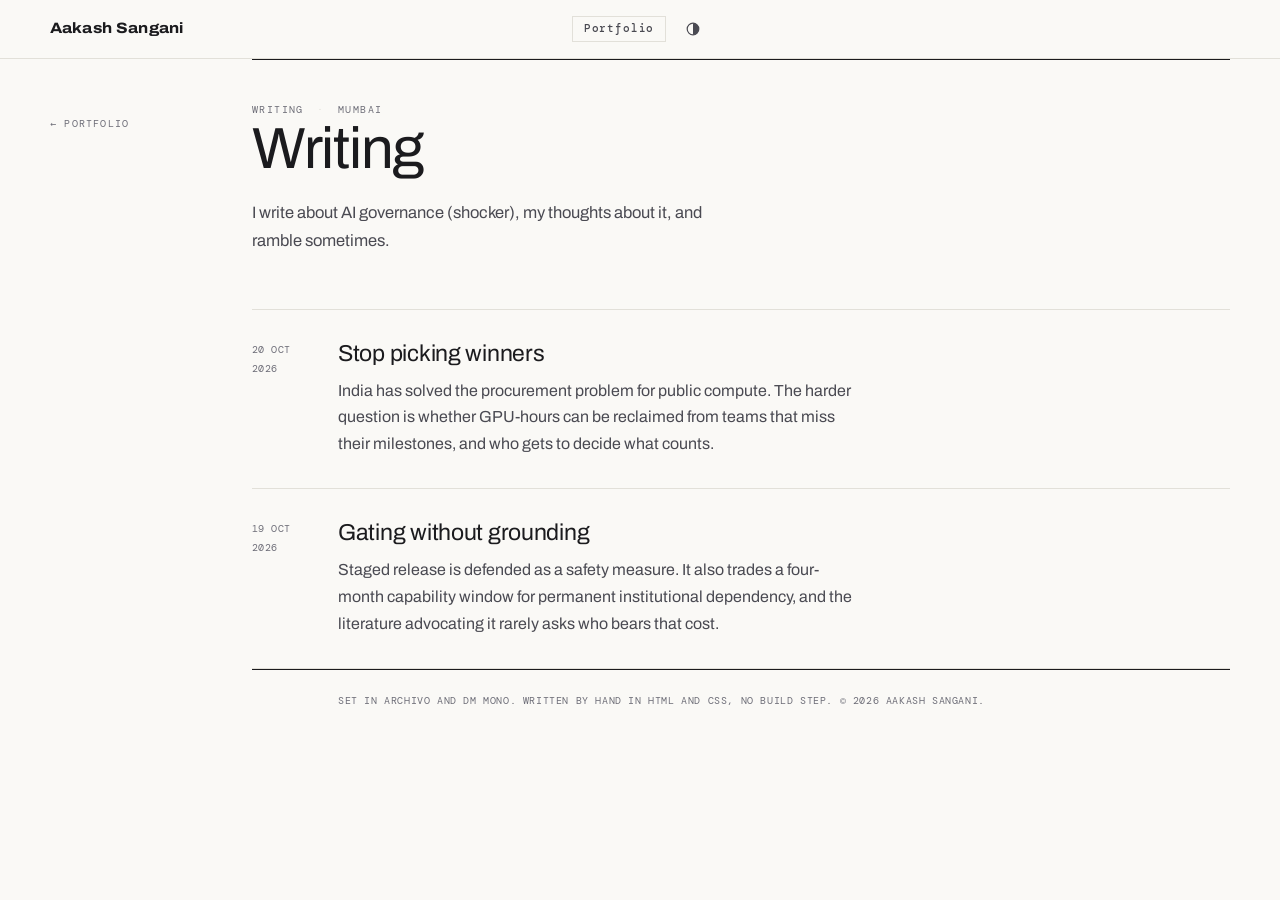
<file: writing/index.html>
<!doctype html>
<html lang="en">
<head>
  <meta charset="utf-8">
  <meta name="viewport" content="width=device-width, initial-scale=1">
  <title>Writing · Aakash Sangani</title>
  <meta name="description" content="Essays and notes by Aakash Sangani on AI evaluation, agent auditing, and the governance of systems that are already deployed.">
  <link rel="canonical" href="https://aakash2410.github.io/writing/">
  <meta name="author" content="Aakash Sangani">
  <meta property="og:title" content="Writing · Aakash Sangani">
  <meta property="og:description" content="Essays and notes on AI evaluation, agent auditing, and the governance of systems that are already deployed.">
  <meta property="og:type" content="website">
  <meta property="og:url" content="https://aakash2410.github.io/writing/">
  <link rel="icon" href="data:image/svg+xml,%3Csvg xmlns='http://www.w3.org/2000/svg' viewBox='0 0 64 64'%3E%3Crect width='64' height='64' fill='%23f4f1e6'/%3E%3Cg style='mix-blend-mode:multiply'%3E%3Ccircle cx='27' cy='26' r='16' fill='%23f5c31f'/%3E%3Ccircle cx='37' cy='30' r='16' fill='%231f4fd8'/%3E%3Ccircle cx='32' cy='38' r='16' fill='%23ff4d8d'/%3E%3C/g%3E%3C/svg%3E">
  <link rel="preconnect" href="https://fonts.googleapis.com">
  <link rel="preconnect" href="https://fonts.gstatic.com" crossorigin>
  <link href="https://fonts.googleapis.com/css2?family=Archivo:wdth,wght@62..125,300..800&family=DM+Mono:wght@400;500&display=swap" rel="stylesheet">
  <link rel="stylesheet" href="../styles.css?v=20261030a">
  <script>try{var t=localStorage.getItem("theme");if(t)document.documentElement.dataset.theme=t}catch(e){}</script>
</head>
<body>
  <a class="skip" href="#main">Skip to content</a>

  <header class="bar">
    <div class="bar-inner">
      <a class="bar-name" href="../">Aakash Sangani</a>
      <div class="bar-tools">
        <a class="cv" href="../">Portfolio</a>
        <button class="theme" type="button" aria-label="Switch between light and dark">
          <svg viewBox="0 0 20 20" width="16" height="16" aria-hidden="true"><circle cx="10" cy="10" r="7.25" fill="none" stroke="currentColor" stroke-width="1.5"/><path d="M10 2.75a7.25 7.25 0 0 1 0 14.5Z" fill="currentColor"/></svg>
        </button>
      </div>
    </div>
  </header>

  <div class="doc">
    <nav aria-label="Back">
      <a class="back" href="../">← Portfolio</a>
    </nav>

    <main id="main">
      <div class="page-head">
        <p class="runhead">Writing <span>·</span> Mumbai</p>
        <h1>Writing</h1>
        <p class="lede">I write about AI governance (shocker), my thoughts about it, and ramble sometimes.</p>
      </div>

      <div class="posts">
        <article class="post-item">
          <p class="date">20 Oct 2026</p>
          <div>
            <h3><a href="stop-picking-winners.html">Stop picking winners</a></h3>
            <p class="standfirst">India has solved the procurement problem for public compute. The harder question is whether GPU-hours can be reclaimed from teams that miss their milestones, and who gets to decide what counts.</p>
          </div>
        </article>

        <article class="post-item">
          <p class="date">19 Oct 2026</p>
          <div>
            <h3><a href="gating-without-grounding.html">Gating without grounding</a></h3>
            <p class="standfirst">Staged release is defended as a safety measure. It also trades a four-month capability window for permanent institutional dependency, and the literature advocating it rarely asks who bears that cost.</p>
          </div>
        </article>

        <!--
          To add a post: copy _template.html to a new file in this folder, name it
          after the piece (lowercase, hyphens, .html), fill it in, then copy the
          .post-item block above and paste it at the TOP of this list. Nothing
          else to update except sitemap.xml and llms.txt in the repo root.
        -->
      </div>

      <footer class="colophon">
        <p>Set in Archivo and DM Mono. Written by hand in HTML and CSS, no build step. © <span id="year">2026</span> Aakash Sangani.</p>
      </footer>
    </main>
  </div>

  <script src="writing.js?v=20261030a"></script>
  <script src="/analytics.js?v=20261030a"></script>
</body>
</html>
</file>
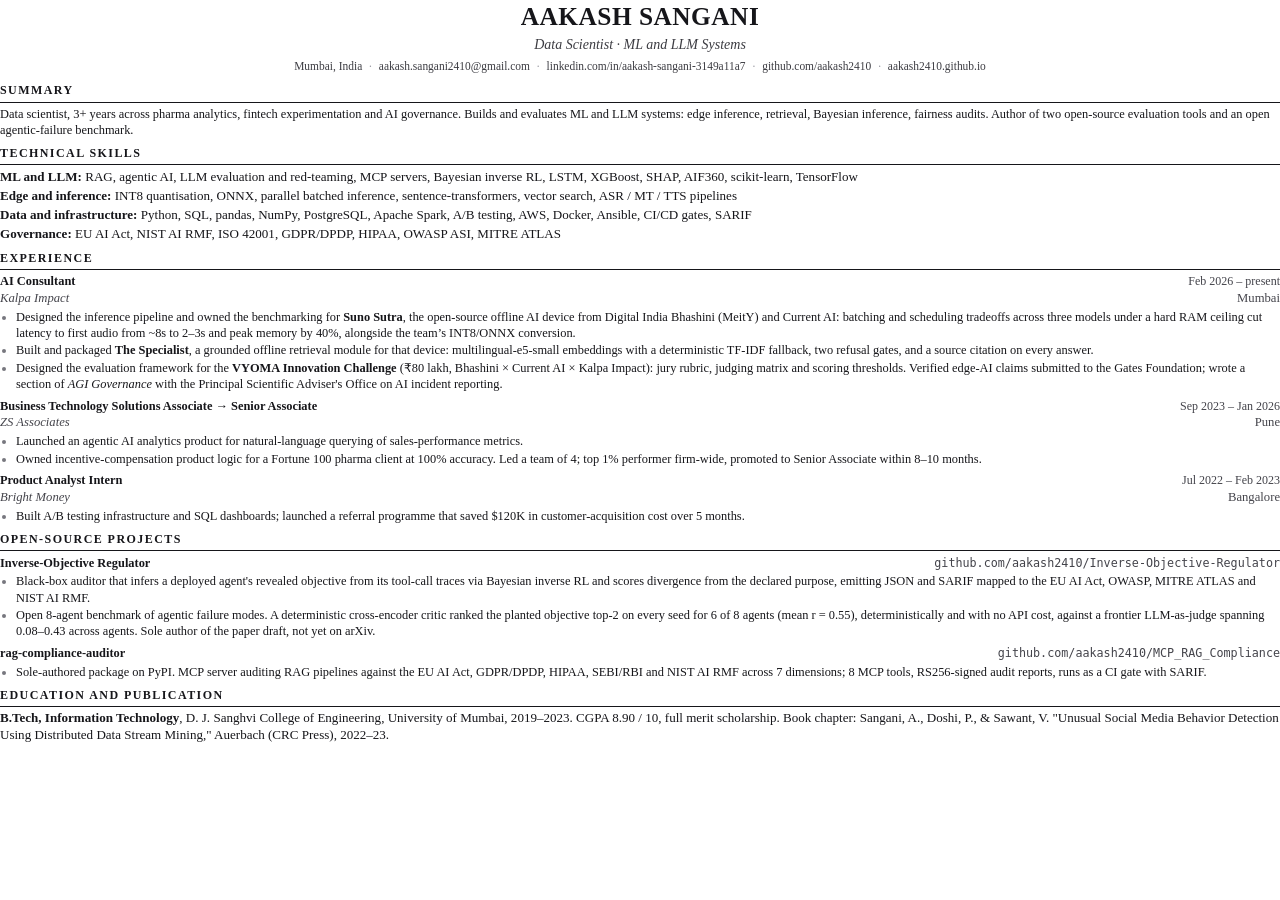
<file: resume/datascience.html>
<!doctype html>
<html lang="en">
<head>
<meta charset="utf-8">
<title>Aakash Sangani · Data Scientist</title>
<link rel="stylesheet" href="resume.css">
</head>
<body>

<h1 class="name">Aakash Sangani</h1>
<p class="title">Data Scientist · ML and LLM Systems</p>
<p class="contact">Mumbai, India <span>·</span> aakash.sangani2410@gmail.com <span>·</span> linkedin.com/in/aakash-sangani-3149a11a7 <span>·</span> github.com/aakash2410 <span>·</span> aakash2410.github.io</p>

<h2>Summary</h2>
<p class="summary">Data scientist, 3+ years across pharma analytics, fintech experimentation and AI governance. Builds and evaluates ML and LLM systems: edge inference, retrieval, Bayesian inference, fairness audits. Author of two open-source evaluation tools and an open agentic-failure benchmark.</p>

<h2>Technical Skills</h2>
<p class="kv"><b>ML and LLM:</b> RAG, agentic AI, LLM evaluation and red-teaming, MCP servers, Bayesian inverse RL, LSTM, XGBoost, SHAP, AIF360, scikit-learn, TensorFlow</p>
<p class="kv"><b>Edge and inference:</b> INT8 quantisation, ONNX, parallel batched inference, sentence-transformers, vector search, ASR / MT / TTS pipelines</p>
<p class="kv"><b>Data and infrastructure:</b> Python, SQL, pandas, NumPy, PostgreSQL, Apache Spark, A/B testing, AWS, Docker, Ansible, CI/CD gates, SARIF</p> <p class="kv"><b>Governance:</b> EU AI Act, NIST AI RMF, ISO 42001, GDPR/DPDP, HIPAA, OWASP ASI, MITRE ATLAS</p>

<h2>Experience</h2>

<div class="entry">
  <div class="row"><span class="role">AI Consultant</span><span class="meta">Feb 2026 – present</span></div>
  <div class="sub"><span class="org">Kalpa Impact</span><span>Mumbai</span></div>
  <ul>
    <li>Designed the inference pipeline and owned the benchmarking for <b>Suno Sutra</b>, the open-source offline AI device from Digital India Bhashini (MeitY) and Current AI: batching and scheduling tradeoffs across three models under a hard RAM ceiling cut latency to first audio from ~8s to 2–3s and peak memory by 40%, alongside the team’s INT8/ONNX conversion.</li>
    <li>Built and packaged <b>The Specialist</b>, a grounded offline retrieval module for that device: multilingual-e5-small embeddings with a deterministic TF-IDF fallback, two refusal gates, and a source citation on every answer.</li>
    <li>Designed the evaluation framework for the <b>VYOMA Innovation Challenge</b> (₹80 lakh, Bhashini × Current AI × Kalpa Impact): jury rubric, judging matrix and scoring thresholds. Verified edge-AI claims submitted to the Gates Foundation; wrote a section of <i>AGI Governance</i> with the Principal Scientific Adviser's Office on AI incident reporting.</li>
  </ul>
</div>

<div class="entry">
  <div class="row"><span class="role">Business Technology Solutions Associate → Senior Associate</span><span class="meta">Sep 2023 – Jan 2026</span></div>
  <div class="sub"><span class="org">ZS Associates</span><span>Pune</span></div>
  <ul>
    <li>Launched an agentic AI analytics product for natural-language querying of sales-performance metrics.</li>
    <li>Owned incentive-compensation product logic for a Fortune 100 pharma client at 100% accuracy. Led a team of 4; top 1% performer firm-wide, promoted to Senior Associate within 8–10 months.</li>
  </ul>
</div>

<div class="entry">
  <div class="row"><span class="role">Product Analyst Intern</span><span class="meta">Jul 2022 – Feb 2023</span></div>
  <div class="sub"><span class="org">Bright Money</span><span>Bangalore</span></div>
  <ul>
    <li>Built A/B testing infrastructure and SQL dashboards; launched a referral programme that saved $120K in customer-acquisition cost over 5 months.</li>
  </ul>
</div>

<h2>Open-Source Projects</h2>

<div class="entry">
  <div class="row"><span class="role">Inverse-Objective Regulator</span><span class="repo">github.com/aakash2410/Inverse-Objective-Regulator</span></div>
  <ul class="tight">
    <li>Black-box auditor that infers a deployed agent's revealed objective from its tool-call traces via Bayesian inverse RL and scores divergence from the declared purpose, emitting JSON and SARIF mapped to the EU AI Act, OWASP, MITRE ATLAS and NIST AI RMF.</li>
    <li>Open 8-agent benchmark of agentic failure modes. A deterministic cross-encoder critic ranked the planted objective top-2 on every seed for 6 of 8 agents (mean r = 0.55), deterministically and with no API cost, against a frontier LLM-as-judge spanning 0.08–0.43 across agents. Sole author of the paper draft, not yet on arXiv.</li>
  </ul>
</div>

<div class="entry">
  <div class="row"><span class="role">rag-compliance-auditor</span><span class="repo">github.com/aakash2410/MCP_RAG_Compliance</span></div>
  <ul class="tight">
    <li>Sole-authored package on PyPI. MCP server auditing RAG pipelines against the EU AI Act, GDPR/DPDP, HIPAA, SEBI/RBI and NIST AI RMF across 7 dimensions; 8 MCP tools, RS256-signed audit reports, runs as a CI gate with SARIF.</li>
  </ul>
</div>

<h2>Education and Publication</h2>
<p class="kv"><b>B.Tech, Information Technology</b>, D. J. Sanghvi College of Engineering, University of Mumbai, 2019–2023. CGPA 8.90 / 10, full merit scholarship. Book chapter: Sangani, A., Doshi, P., &amp; Sawant, V. "Unusual Social Media Behavior Detection Using Distributed Data Stream Mining," Auerbach (CRC Press), 2022–23.</p>

</body>
</html>
</file>
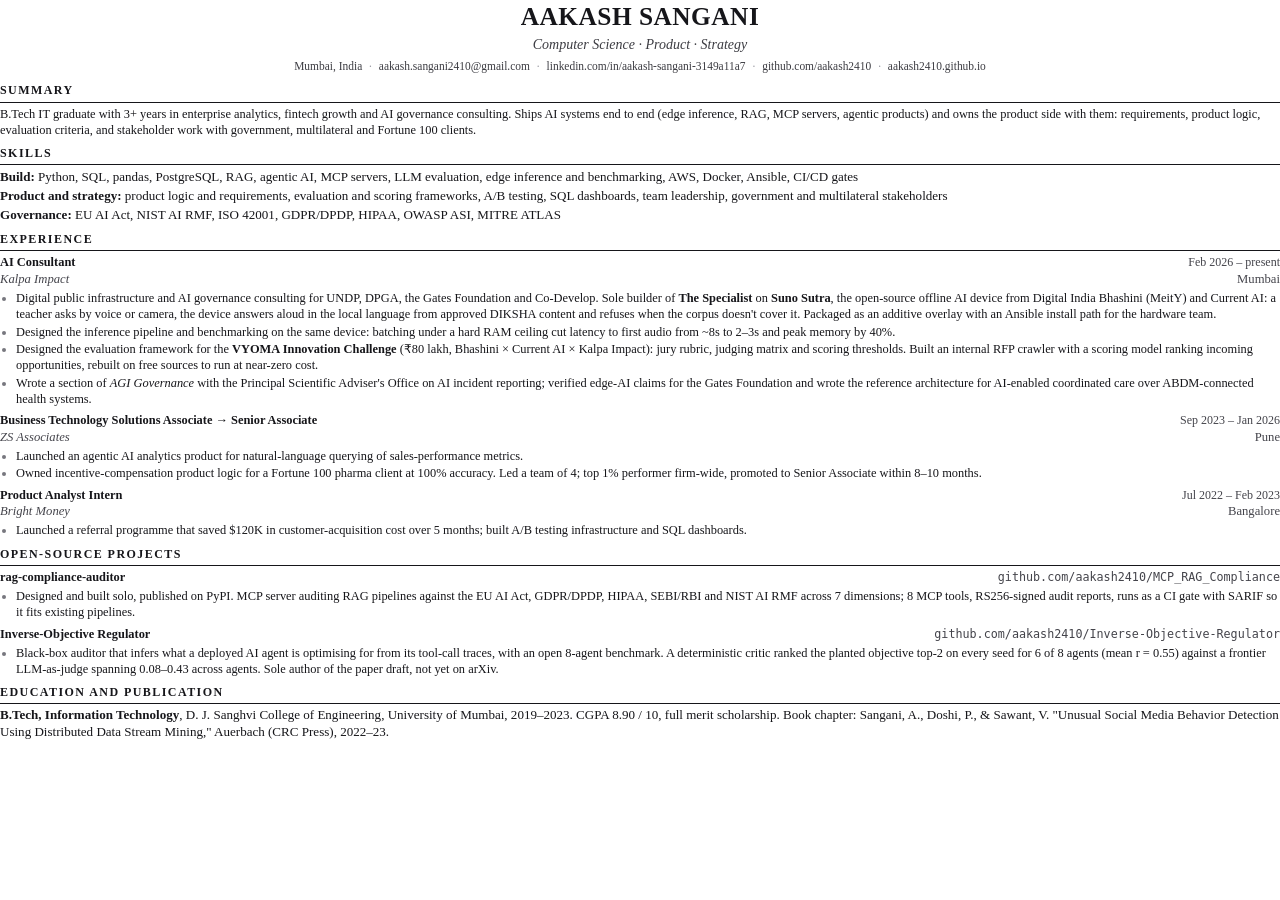
<file: resume/product.html>
<!doctype html>
<html lang="en">
<head>
<meta charset="utf-8">
<title>Aakash Sangani · Product &amp; Strategy</title>
<link rel="stylesheet" href="resume.css">
</head>
<body>

<h1 class="name">Aakash Sangani</h1>
<p class="title">Computer Science · Product · Strategy</p>
<p class="contact">Mumbai, India <span>·</span> aakash.sangani2410@gmail.com <span>·</span> linkedin.com/in/aakash-sangani-3149a11a7 <span>·</span> github.com/aakash2410 <span>·</span> aakash2410.github.io</p>

<h2>Summary</h2>
<p class="summary">B.Tech IT graduate with 3+ years in enterprise analytics, fintech growth and AI governance consulting. Ships AI systems end to end (edge inference, RAG, MCP servers, agentic products) and owns the product side with them: requirements, product logic, evaluation criteria, and stakeholder work with government, multilateral and Fortune 100 clients.</p>

<h2>Skills</h2>
<p class="kv"><b>Build:</b> Python, SQL, pandas, PostgreSQL, RAG, agentic AI, MCP servers, LLM evaluation, edge inference and benchmarking, AWS, Docker, Ansible, CI/CD gates</p>
<p class="kv"><b>Product and strategy:</b> product logic and requirements, evaluation and scoring frameworks, A/B testing, SQL dashboards, team leadership, government and multilateral stakeholders</p>
<p class="kv"><b>Governance:</b> EU AI Act, NIST AI RMF, ISO 42001, GDPR/DPDP, HIPAA, OWASP ASI, MITRE ATLAS</p>

<h2>Experience</h2>

<div class="entry">
  <div class="row"><span class="role">AI Consultant</span><span class="meta">Feb 2026 – present</span></div>
  <div class="sub"><span class="org">Kalpa Impact</span><span>Mumbai</span></div>
  <ul>
    <li>Digital public infrastructure and AI governance consulting for UNDP, DPGA, the Gates Foundation and Co-Develop. Sole builder of <b>The Specialist</b> on <b>Suno Sutra</b>, the open-source offline AI device from Digital India Bhashini (MeitY) and Current AI: a teacher asks by voice or camera, the device answers aloud in the local language from approved DIKSHA content and refuses when the corpus doesn't cover it. Packaged as an additive overlay with an Ansible install path for the hardware team.</li>
    <li>Designed the inference pipeline and benchmarking on the same device: batching under a hard RAM ceiling cut latency to first audio from ~8s to 2–3s and peak memory by 40%.</li>
    <li>Designed the evaluation framework for the <b>VYOMA Innovation Challenge</b> (₹80 lakh, Bhashini × Current AI × Kalpa Impact): jury rubric, judging matrix and scoring thresholds. Built an internal RFP crawler with a scoring model ranking incoming opportunities, rebuilt on free sources to run at near-zero cost.</li>
    <li>Wrote a section of <i>AGI Governance</i> with the Principal Scientific Adviser's Office on AI incident reporting; verified edge-AI claims for the Gates Foundation and wrote the reference architecture for AI-enabled coordinated care over ABDM-connected health systems.</li>
  </ul>
</div>

<div class="entry">
  <div class="row"><span class="role">Business Technology Solutions Associate → Senior Associate</span><span class="meta">Sep 2023 – Jan 2026</span></div>
  <div class="sub"><span class="org">ZS Associates</span><span>Pune</span></div>
  <ul>
    <li>Launched an agentic AI analytics product for natural-language querying of sales-performance metrics.</li>
    <li>Owned incentive-compensation product logic for a Fortune 100 pharma client at 100% accuracy. Led a team of 4; top 1% performer firm-wide, promoted to Senior Associate within 8–10 months.</li>
  </ul>
</div>

<div class="entry">
  <div class="row"><span class="role">Product Analyst Intern</span><span class="meta">Jul 2022 – Feb 2023</span></div>
  <div class="sub"><span class="org">Bright Money</span><span>Bangalore</span></div>
  <ul>
    <li>Launched a referral programme that saved $120K in customer-acquisition cost over 5 months; built A/B testing infrastructure and SQL dashboards.</li>
  </ul>
</div>

<h2>Open-Source Projects</h2>

<div class="entry">
  <div class="row"><span class="role">rag-compliance-auditor</span><span class="repo">github.com/aakash2410/MCP_RAG_Compliance</span></div>
  <ul class="tight">
    <li>Designed and built solo, published on PyPI. MCP server auditing RAG pipelines against the EU AI Act, GDPR/DPDP, HIPAA, SEBI/RBI and NIST AI RMF across 7 dimensions; 8 MCP tools, RS256-signed audit reports, runs as a CI gate with SARIF so it fits existing pipelines.</li>
  </ul>
</div>

<div class="entry">
  <div class="row"><span class="role">Inverse-Objective Regulator</span><span class="repo">github.com/aakash2410/Inverse-Objective-Regulator</span></div>
  <ul class="tight">
    <li>Black-box auditor that infers what a deployed AI agent is optimising for from its tool-call traces, with an open 8-agent benchmark. A deterministic critic ranked the planted objective top-2 on every seed for 6 of 8 agents (mean r = 0.55) against a frontier LLM-as-judge spanning 0.08–0.43 across agents. Sole author of the paper draft, not yet on arXiv.</li>
  </ul>
</div>

<h2>Education and Publication</h2>
<p class="kv"><b>B.Tech, Information Technology</b>, D. J. Sanghvi College of Engineering, University of Mumbai, 2019–2023. CGPA 8.90 / 10, full merit scholarship. Book chapter: Sangani, A., Doshi, P., &amp; Sawant, V. "Unusual Social Media Behavior Detection Using Distributed Data Stream Mining," Auerbach (CRC Press), 2022–23.</p>

</body>
</html>
</file>
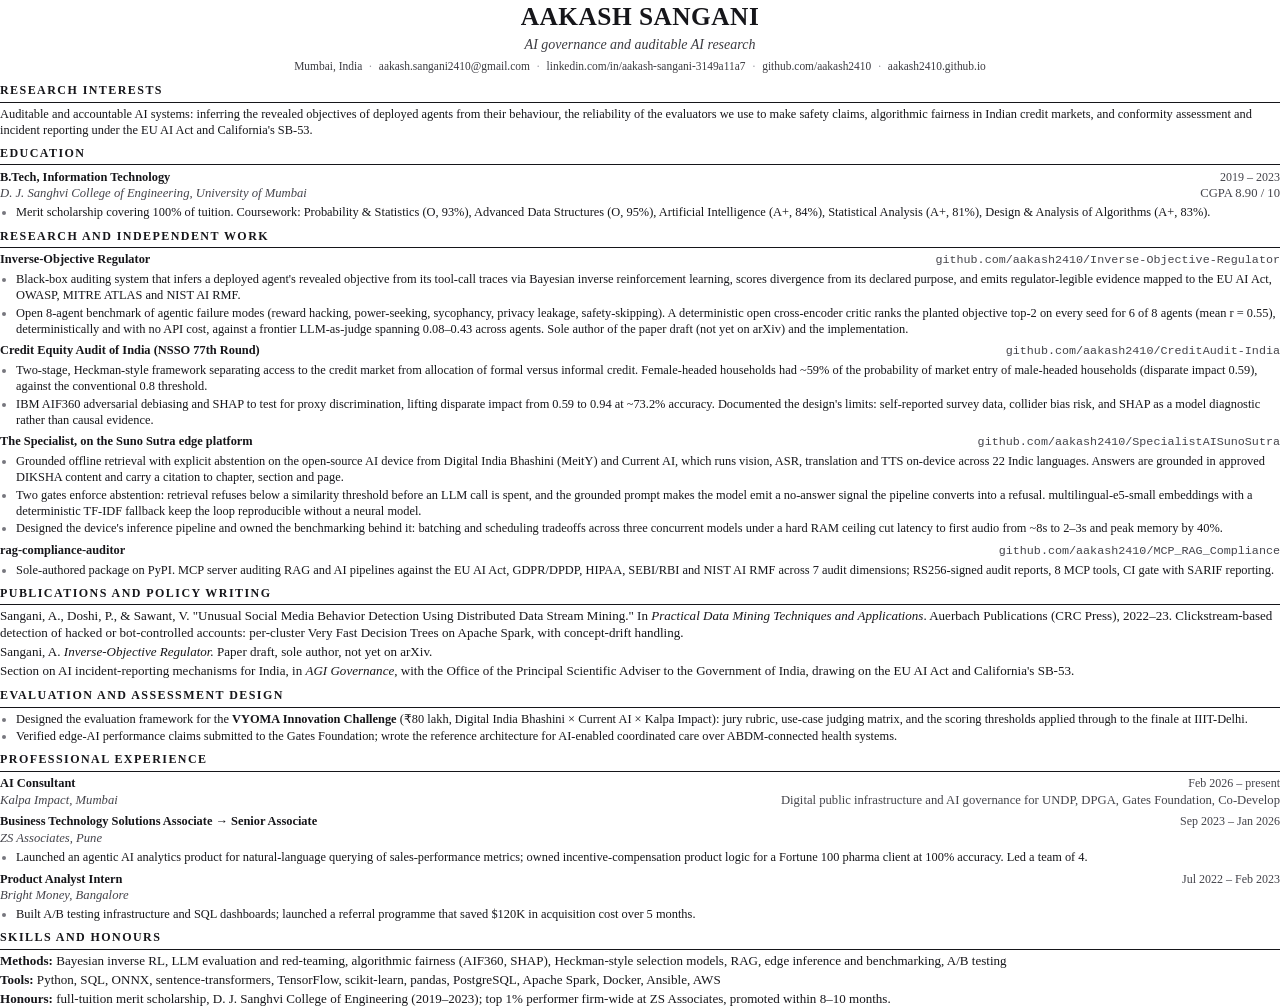
<file: resume/research.html>
<!doctype html>
<html lang="en">
<head>
<meta charset="utf-8">
<title>Aakash Sangani · Academic CV</title>
<link rel="stylesheet" href="resume.css">
</head>
<body>

<h1 class="name">Aakash Sangani</h1>
<p class="title">AI governance and auditable AI research</p>
<p class="contact">Mumbai, India <span>·</span> aakash.sangani2410@gmail.com <span>·</span> linkedin.com/in/aakash-sangani-3149a11a7 <span>·</span> github.com/aakash2410 <span>·</span> aakash2410.github.io</p>

<h2>Research Interests</h2>
<p class="summary">Auditable and accountable AI systems: inferring the revealed objectives of deployed agents from their behaviour, the reliability of the evaluators we use to make safety claims, algorithmic fairness in Indian credit markets, and conformity assessment and incident reporting under the EU AI Act and California's SB-53.</p>

<h2>Education</h2>
<div class="entry">
  <div class="row"><span class="role">B.Tech, Information Technology</span><span class="meta">2019 – 2023</span></div>
  <div class="sub"><span class="org">D. J. Sanghvi College of Engineering, University of Mumbai</span><span>CGPA 8.90 / 10</span></div>
  <ul class="tight">
    <li>Merit scholarship covering 100% of tuition. Coursework: Probability &amp; Statistics (O, 93%), Advanced Data Structures (O, 95%), Artificial Intelligence (A+, 84%), Statistical Analysis (A+, 81%), Design &amp; Analysis of Algorithms (A+, 83%).</li>
  </ul>
</div>

<h2>Research and Independent Work</h2>

<div class="entry">
  <div class="row"><span class="role">Inverse-Objective Regulator</span><span class="repo">github.com/aakash2410/Inverse-Objective-Regulator</span></div>
  <ul class="tight">
    <li>Black-box auditing system that infers a deployed agent's revealed objective from its tool-call traces via Bayesian inverse reinforcement learning, scores divergence from its declared purpose, and emits regulator-legible evidence mapped to the EU AI Act, OWASP, MITRE ATLAS and NIST AI RMF.</li>
    <li>Open 8-agent benchmark of agentic failure modes (reward hacking, power-seeking, sycophancy, privacy leakage, safety-skipping). A deterministic open cross-encoder critic ranks the planted objective top-2 on every seed for 6 of 8 agents (mean r = 0.55), deterministically and with no API cost, against a frontier LLM-as-judge spanning 0.08–0.43 across agents. Sole author of the paper draft (not yet on arXiv) and the implementation.</li>
  </ul>
</div>

<div class="entry">
  <div class="row"><span class="role">Credit Equity Audit of India (NSSO 77th Round)</span><span class="repo">github.com/aakash2410/CreditAudit-India</span></div>
  <ul class="tight">
    <li>Two-stage, Heckman-style framework separating access to the credit market from allocation of formal versus informal credit. Female-headed households had ~59% of the probability of market entry of male-headed households (disparate impact 0.59), against the conventional 0.8 threshold.</li>
    <li>IBM AIF360 adversarial debiasing and SHAP to test for proxy discrimination, lifting disparate impact from 0.59 to 0.94 at ~73.2% accuracy. Documented the design's limits: self-reported survey data, collider bias risk, and SHAP as a model diagnostic rather than causal evidence.</li>
  </ul>
</div>

<div class="entry">
  <div class="row"><span class="role">The Specialist, on the Suno Sutra edge platform</span><span class="repo">github.com/aakash2410/SpecialistAISunoSutra</span></div>
  <ul class="tight">
    <li>Grounded offline retrieval with explicit abstention on the open-source AI device from Digital India Bhashini (MeitY) and Current AI, which runs vision, ASR, translation and TTS on-device across 22 Indic languages. Answers are grounded in approved DIKSHA content and carry a citation to chapter, section and page.</li>
    <li>Two gates enforce abstention: retrieval refuses below a similarity threshold before an LLM call is spent, and the grounded prompt makes the model emit a no-answer signal the pipeline converts into a refusal. multilingual-e5-small embeddings with a deterministic TF-IDF fallback keep the loop reproducible without a neural model.</li>
    <li>Designed the device's inference pipeline and owned the benchmarking behind it: batching and scheduling tradeoffs across three concurrent models under a hard RAM ceiling cut latency to first audio from ~8s to 2–3s and peak memory by 40%.</li>
  </ul>
</div>

<div class="entry">
  <div class="row"><span class="role">rag-compliance-auditor</span><span class="repo">github.com/aakash2410/MCP_RAG_Compliance</span></div>
  <ul class="tight">
    <li>Sole-authored package on PyPI. MCP server auditing RAG and AI pipelines against the EU AI Act, GDPR/DPDP, HIPAA, SEBI/RBI and NIST AI RMF across 7 audit dimensions; RS256-signed audit reports, 8 MCP tools, CI gate with SARIF reporting.</li>
  </ul>
</div>

<h2>Publications and Policy Writing</h2>
<p class="kv">Sangani, A., Doshi, P., &amp; Sawant, V. "Unusual Social Media Behavior Detection Using Distributed Data Stream Mining." In <i>Practical Data Mining Techniques and Applications</i>. Auerbach Publications (CRC Press), 2022–23. Clickstream-based detection of hacked or bot-controlled accounts: per-cluster Very Fast Decision Trees on Apache Spark, with concept-drift handling.</p>
<p class="kv">Sangani, A. <i>Inverse-Objective Regulator.</i> Paper draft, sole author, not yet on arXiv.</p>
<p class="kv">Section on AI incident-reporting mechanisms for India, in <i>AGI Governance</i>, with the Office of the Principal Scientific Adviser to the Government of India, drawing on the EU AI Act and California's SB-53.</p>

<h2>Evaluation and Assessment Design</h2>
<ul class="tight">
  <li>Designed the evaluation framework for the <b>VYOMA Innovation Challenge</b> (₹80 lakh, Digital India Bhashini × Current AI × Kalpa Impact): jury rubric, use-case judging matrix, and the scoring thresholds applied through to the finale at IIIT-Delhi.</li>
  <li>Verified edge-AI performance claims submitted to the Gates Foundation; wrote the reference architecture for AI-enabled coordinated care over ABDM-connected health systems.</li>
</ul>

<h2>Professional Experience</h2>
<div class="entry">
  <div class="row"><span class="role">AI Consultant</span><span class="meta">Feb 2026 – present</span></div>
  <div class="sub"><span class="org">Kalpa Impact, Mumbai</span><span>Digital public infrastructure and AI governance for UNDP, DPGA, Gates Foundation, Co-Develop</span></div>
</div>
<div class="entry">
  <div class="row"><span class="role">Business Technology Solutions Associate → Senior Associate</span><span class="meta">Sep 2023 – Jan 2026</span></div>
  <div class="sub"><span class="org">ZS Associates, Pune</span></div>
  <ul class="tight">
    <li>Launched an agentic AI analytics product for natural-language querying of sales-performance metrics; owned incentive-compensation product logic for a Fortune 100 pharma client at 100% accuracy. Led a team of 4.</li>
  </ul>
</div>
<div class="entry">
  <div class="row"><span class="role">Product Analyst Intern</span><span class="meta">Jul 2022 – Feb 2023</span></div>
  <div class="sub"><span class="org">Bright Money, Bangalore</span></div>
  <ul class="tight">
    <li>Built A/B testing infrastructure and SQL dashboards; launched a referral programme that saved $120K in acquisition cost over 5 months.</li>
  </ul>
</div>

<h2>Skills and Honours</h2>
<p class="kv"><b>Methods:</b> Bayesian inverse RL, LLM evaluation and red-teaming, algorithmic fairness (AIF360, SHAP), Heckman-style selection models, RAG, edge inference and benchmarking, A/B testing</p>
<p class="kv"><b>Tools:</b> Python, SQL, ONNX, sentence-transformers, TensorFlow, scikit-learn, pandas, PostgreSQL, Apache Spark, Docker, Ansible, AWS</p>
<p class="kv"><b>Honours:</b> full-tuition merit scholarship, D. J. Sanghvi College of Engineering (2019–2023); top 1% performer firm-wide at ZS Associates, promoted within 8–10 months.</p>

</body>
</html>
</file>
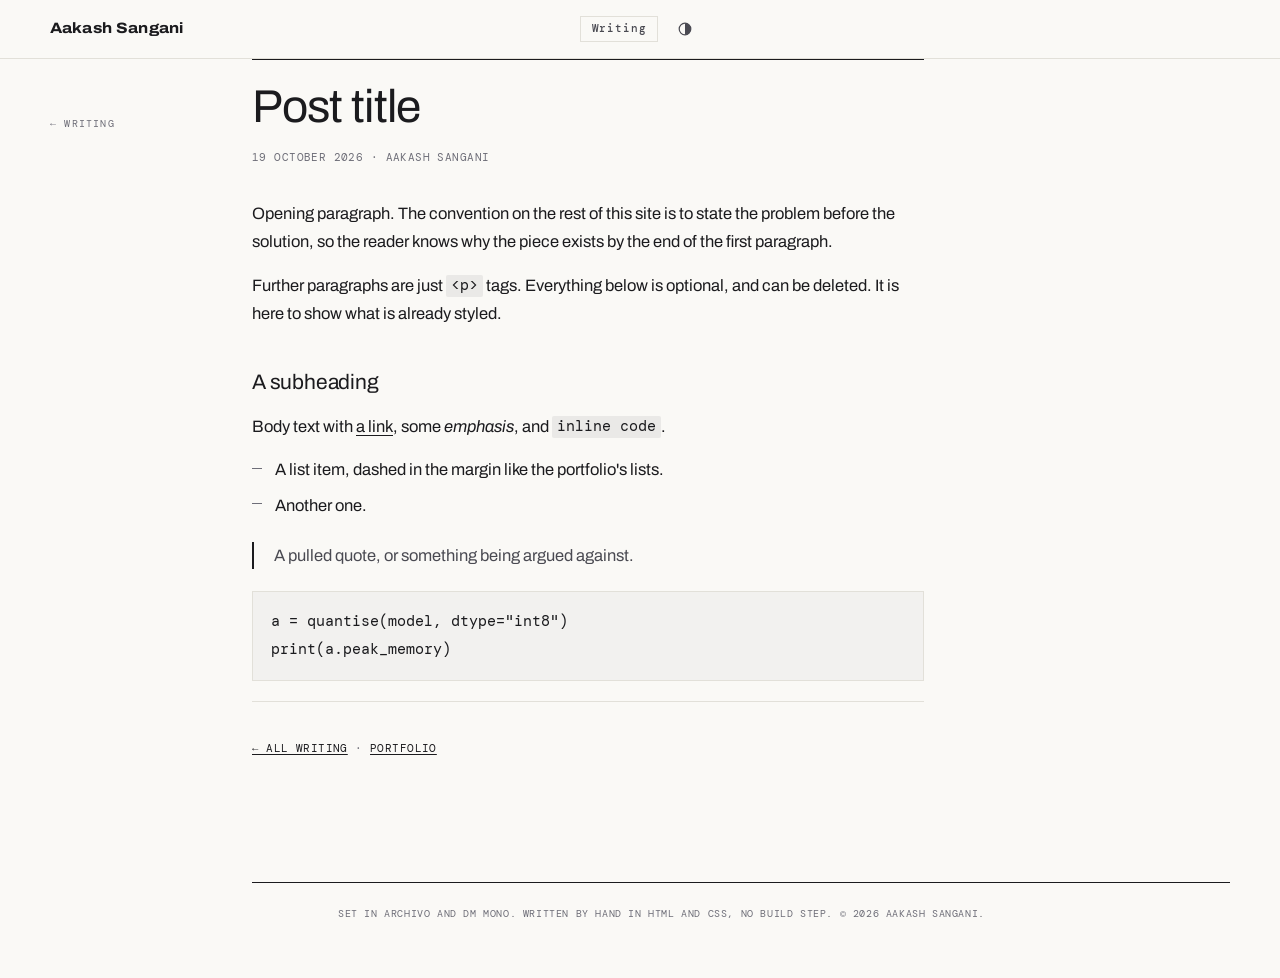
<file: writing/_template.html>
<!doctype html>
<html lang="en">
<head>
  <meta charset="utf-8">
  <meta name="viewport" content="width=device-width, initial-scale=1">

  <!-- EDIT THESE FIVE. Title and description also feed link previews. -->
  <title>Post title · Aakash Sangani</title>
  <meta name="description" content="One sentence on what this piece argues.">
  <link rel="canonical" href="https://aakash2410.github.io/writing/post-slug.html">
  <meta property="og:title" content="Post title">
  <meta property="og:description" content="One sentence on what this piece argues.">

  <meta name="author" content="Aakash Sangani">
  <meta property="og:type" content="article">
  <meta property="article:author" content="Aakash Sangani">
  <link rel="icon" href="data:image/svg+xml,%3Csvg xmlns='http://www.w3.org/2000/svg' viewBox='0 0 64 64'%3E%3Crect width='64' height='64' fill='%23f4f1e6'/%3E%3Cg style='mix-blend-mode:multiply'%3E%3Ccircle cx='27' cy='26' r='16' fill='%23f5c31f'/%3E%3Ccircle cx='37' cy='30' r='16' fill='%231f4fd8'/%3E%3Ccircle cx='32' cy='38' r='16' fill='%23ff4d8d'/%3E%3C/g%3E%3C/svg%3E">
  <link rel="preconnect" href="https://fonts.googleapis.com">
  <link rel="preconnect" href="https://fonts.gstatic.com" crossorigin>
  <link href="https://fonts.googleapis.com/css2?family=Archivo:wdth,wght@62..125,300..800&family=DM+Mono:wght@400;500&display=swap" rel="stylesheet">
  <link rel="stylesheet" href="../styles.css?v=20261019b">
  <script>try{var t=localStorage.getItem("theme");if(t)document.documentElement.dataset.theme=t}catch(e){}</script>

  <!-- Helps search engines and LLMs attribute the piece. Edit headline, date, description. -->
  <script type="application/ld+json">
  {
    "@context": "https://schema.org",
    "@type": "BlogPosting",
    "headline": "Post title",
    "datePublished": "2026-10-19",
    "description": "One sentence on what this piece argues.",
    "inLanguage": "en-GB",
    "author": { "@type": "Person", "name": "Aakash Sangani", "url": "https://aakash2410.github.io/" },
    "mainEntityOfPage": "https://aakash2410.github.io/writing/post-slug.html"
  }
  </script>
</head>
<body>
  <a class="skip" href="#main">Skip to content</a>

  <header class="bar">
    <div class="bar-inner">
      <a class="bar-name" href="../">Aakash Sangani</a>
      <div class="bar-tools">
        <a class="cv" href="./">Writing</a>
        <button class="theme" type="button" aria-label="Switch between light and dark">
          <svg viewBox="0 0 20 20" width="16" height="16" aria-hidden="true"><circle cx="10" cy="10" r="7.25" fill="none" stroke="currentColor" stroke-width="1.5"/><path d="M10 2.75a7.25 7.25 0 0 1 0 14.5Z" fill="currentColor"/></svg>
        </button>
      </div>
    </div>
  </header>

  <div class="doc">
    <nav aria-label="Back">
      <a class="back" href="./">← Writing</a>
    </nav>

    <main id="main">
      <article class="post">
        <h1>Post title</h1>
        <p class="meta">19 October 2026 · Aakash Sangani</p>

        <p>Opening paragraph. The convention on the rest of this site is to state
        the problem before the solution, so the reader knows why the piece exists
        by the end of the first paragraph.</p>

        <p>Further paragraphs are just <code>&lt;p&gt;</code> tags. Everything below is
        optional, and can be deleted. It is here to show what is already styled.</p>

        <h2>A subheading</h2>

        <p>Body text with <a href="https://example.com" target="_blank" rel="noopener">a link</a>,
        some <em>emphasis</em>, and <code>inline code</code>.</p>

        <ul>
          <li>A list item, dashed in the margin like the portfolio's lists.</li>
          <li>Another one.</li>
        </ul>

        <blockquote>A pulled quote, or something being argued against.</blockquote>

        <pre><code>a = quantise(model, dtype="int8")
print(a.peak_memory)</code></pre>

        <div class="post-foot">
          <p class="meta"><a href="./">← All writing</a> · <a href="../">Portfolio</a></p>
        </div>
      </article>

      <footer class="colophon">
        <p>Set in Archivo and DM Mono. Written by hand in HTML and CSS, no build step. © <span id="year">2026</span> Aakash Sangani.</p>
      </footer>
    </main>
  </div>

  <script src="writing.js?v=20261019b"></script>
  <script src="/analytics.js?v=20261020a"></script>
</body>
</html>
</file>
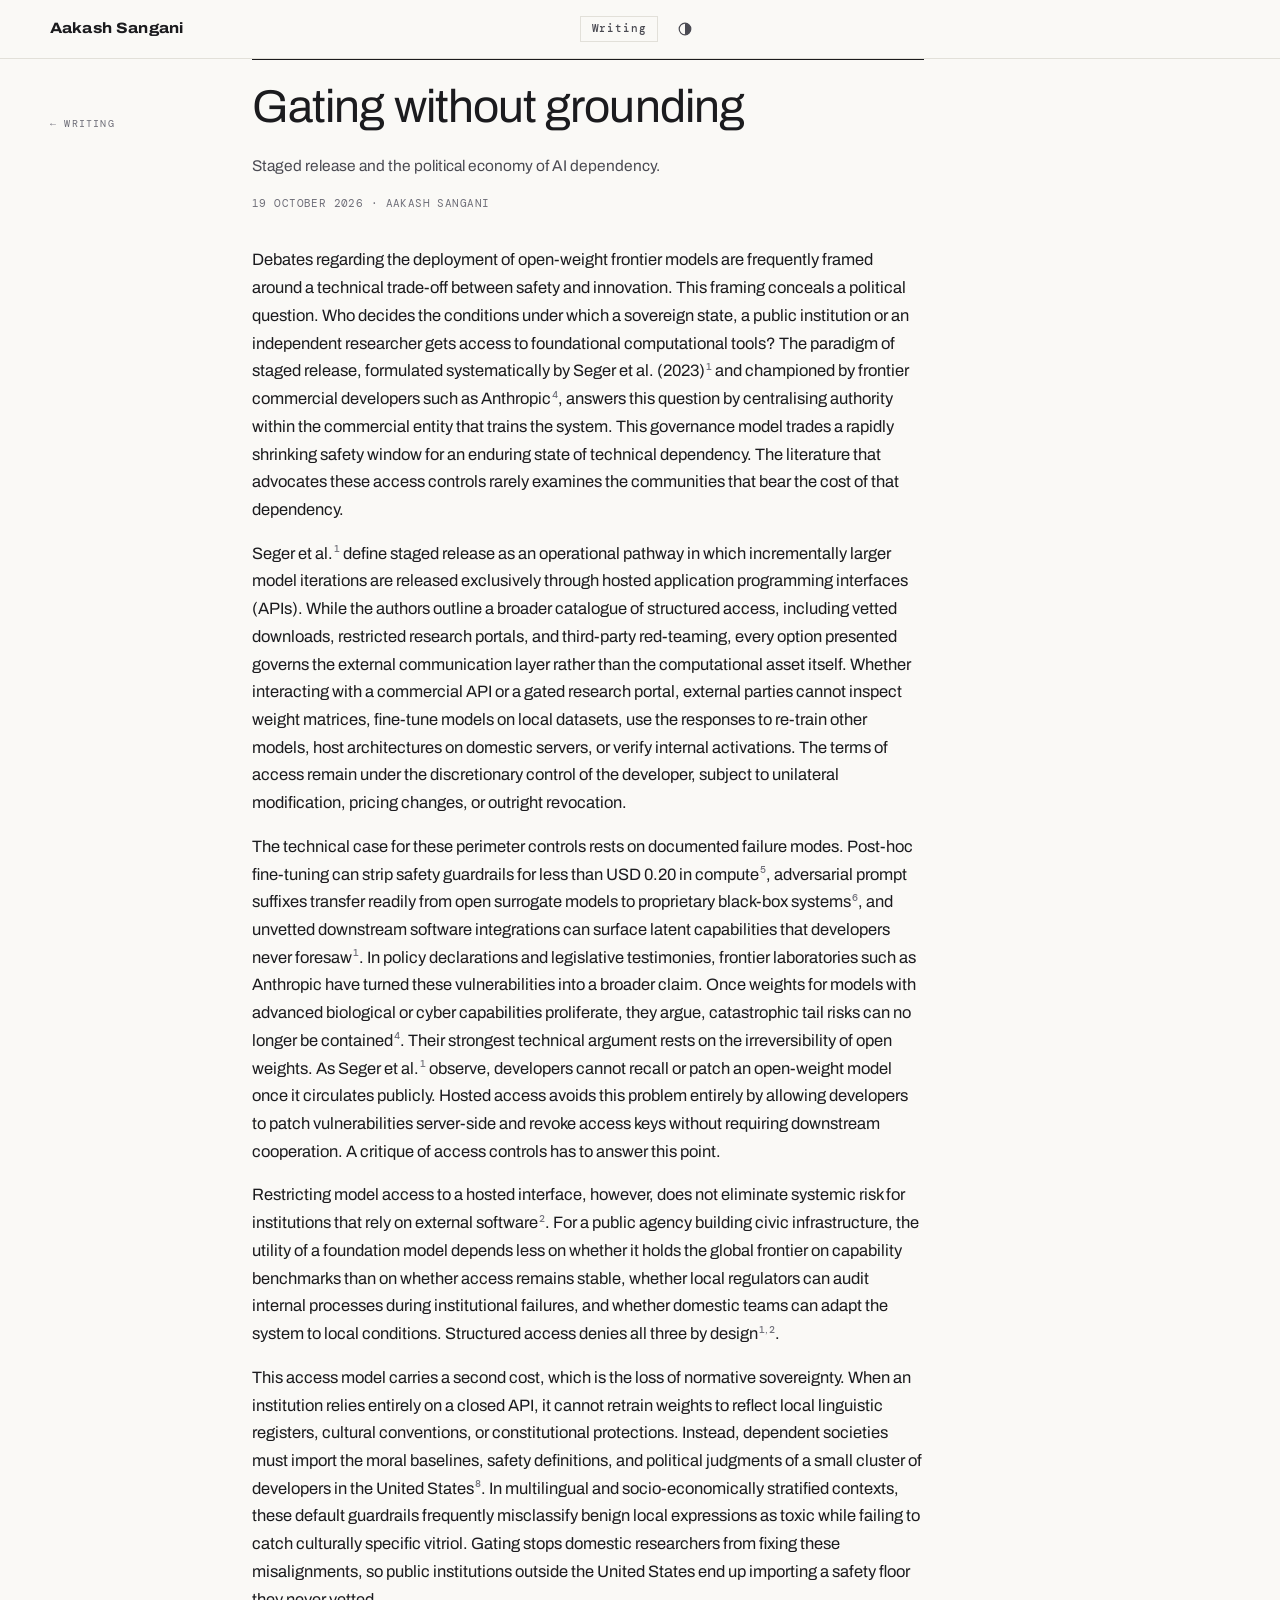
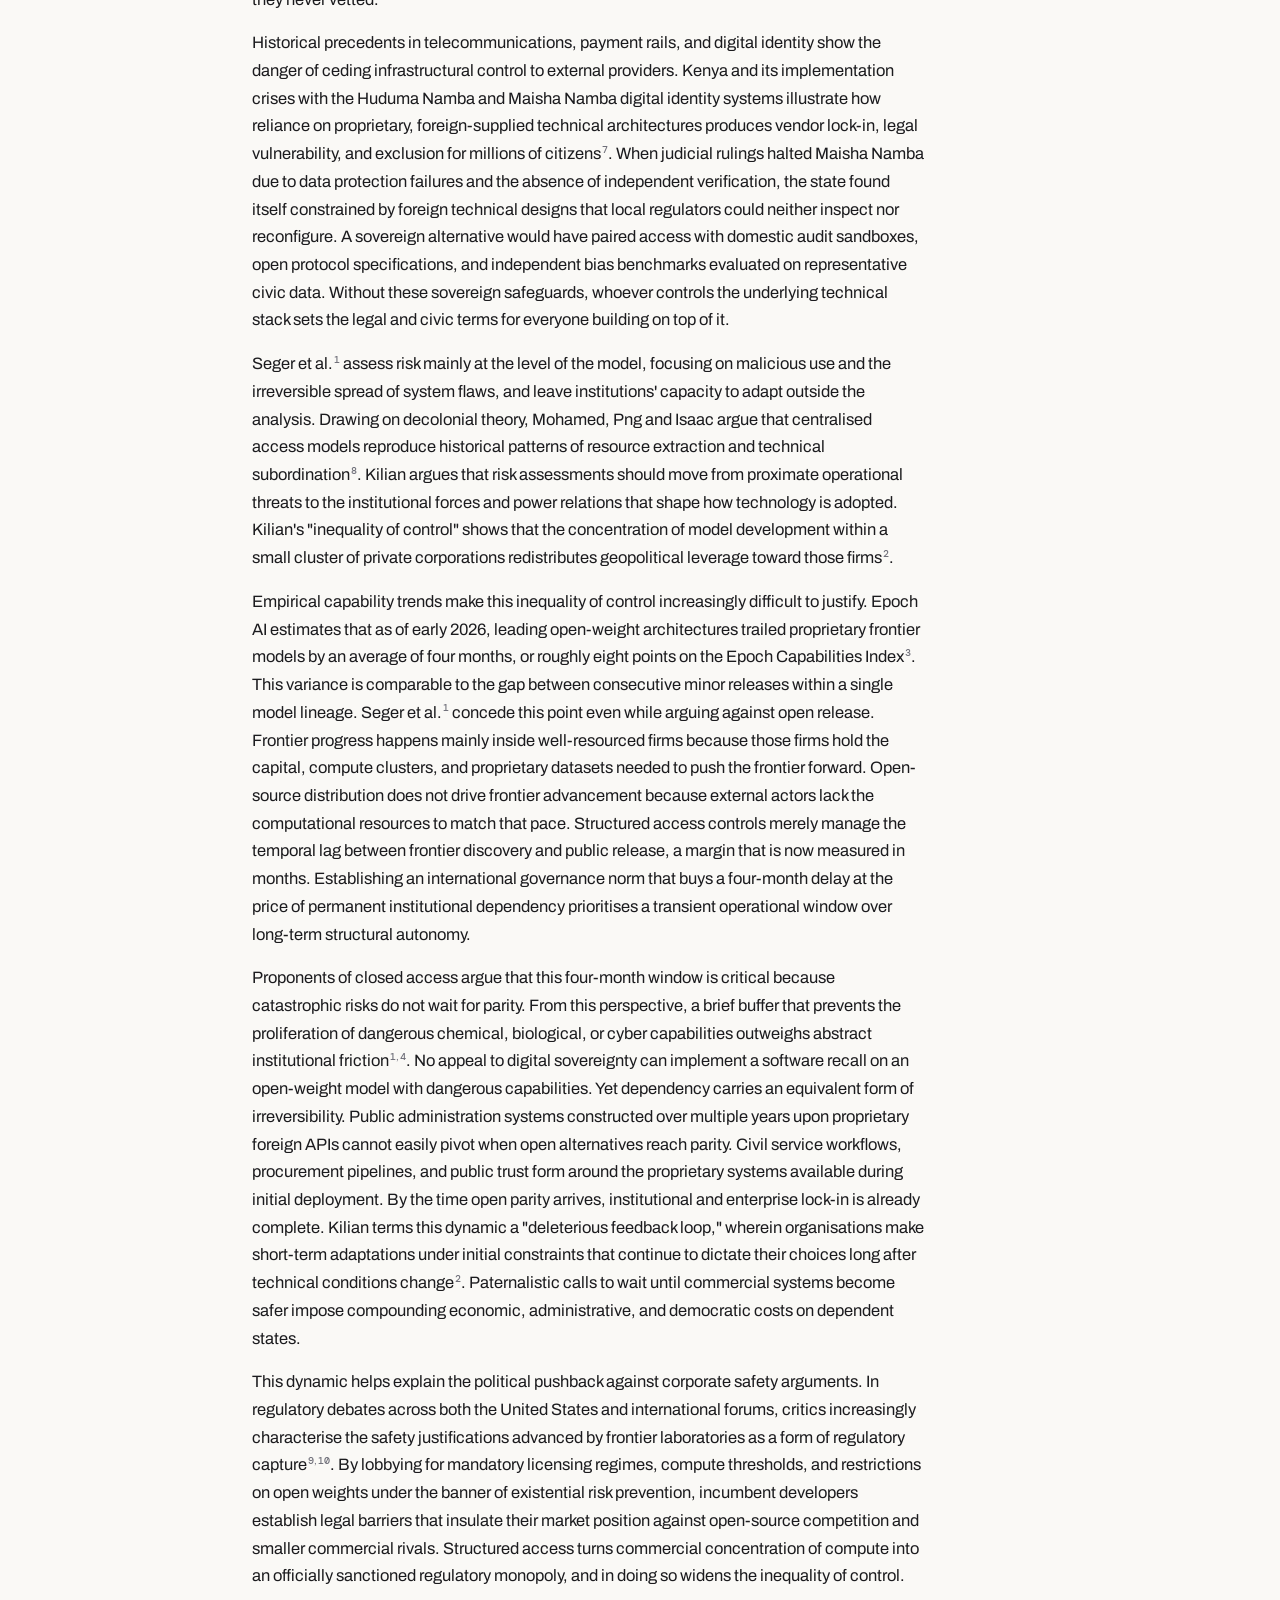
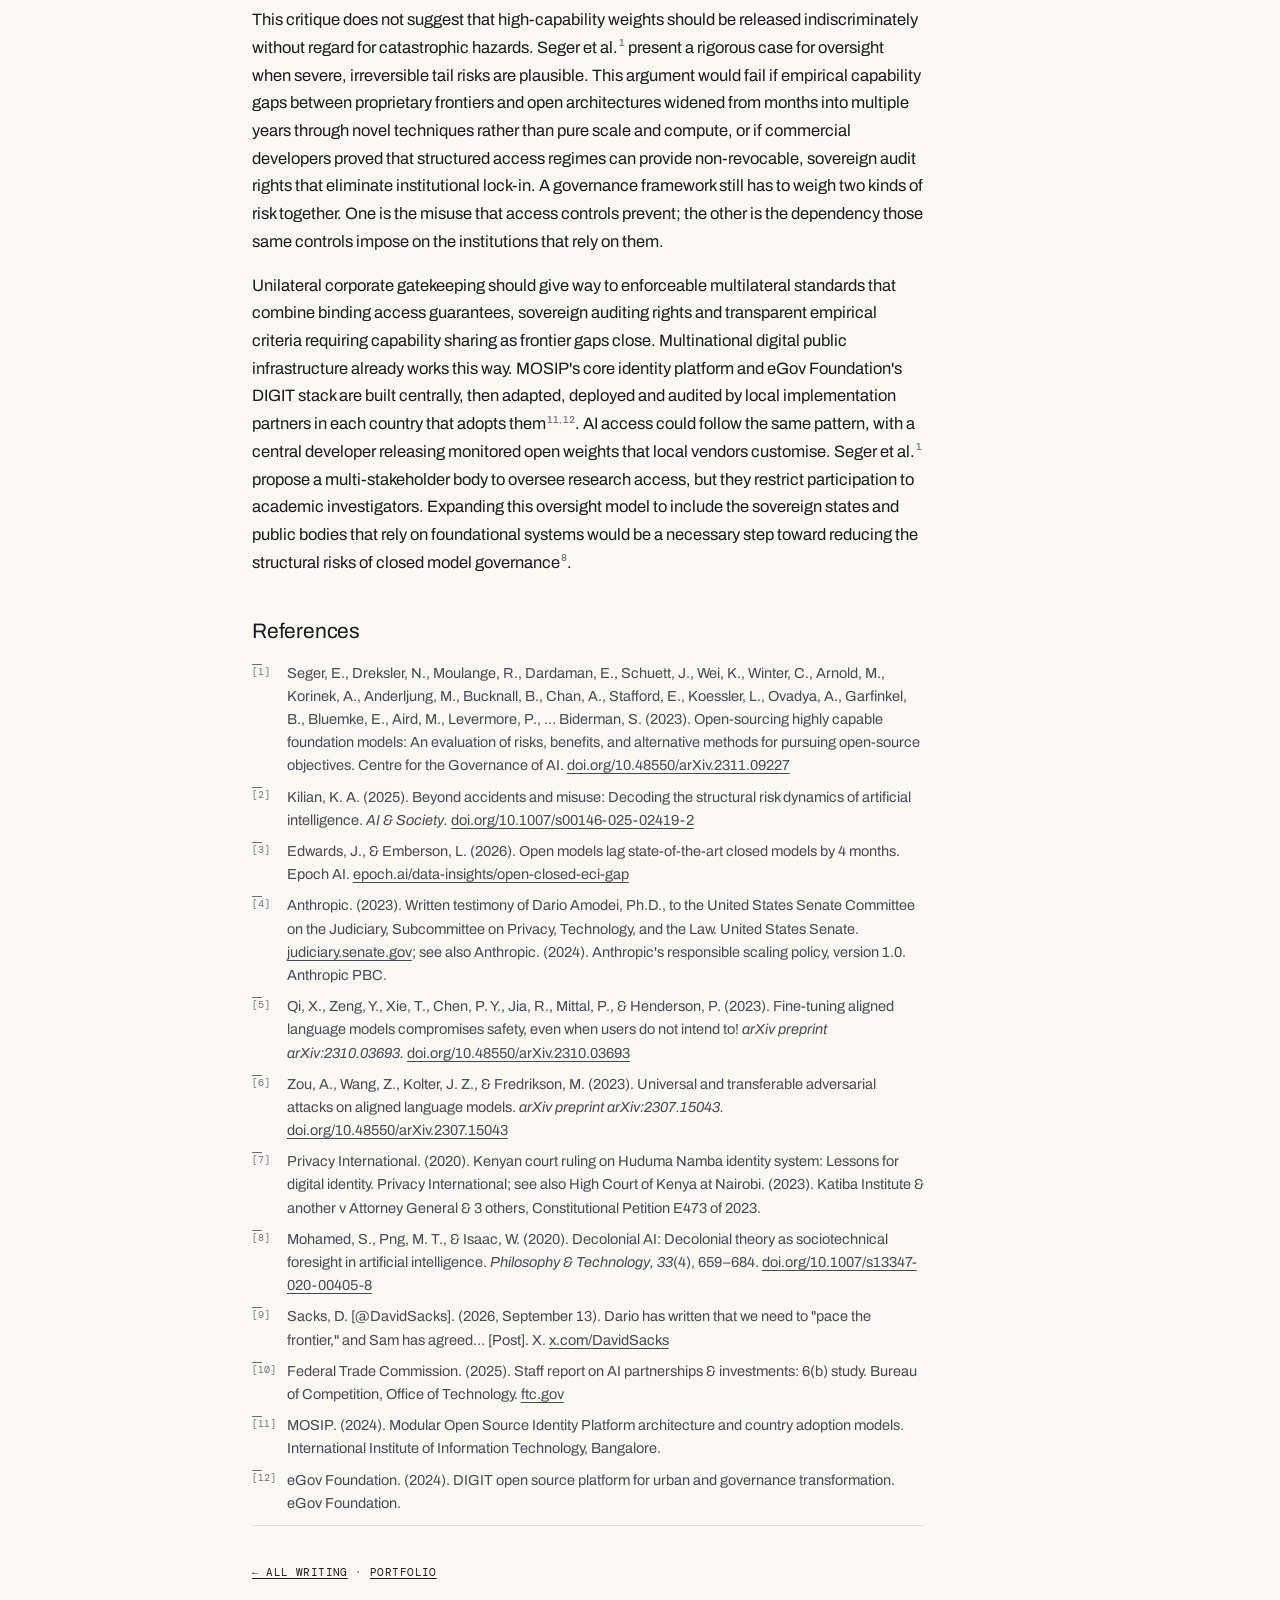
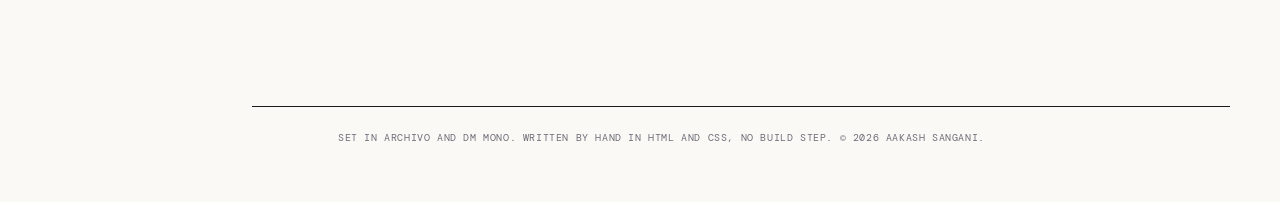
<file: writing/gating-without-grounding.html>
<!doctype html>
<html lang="en">
<head>
  <meta charset="utf-8">
  <meta name="viewport" content="width=device-width, initial-scale=1">
  <title>Gating without grounding — Aakash Sangani</title>
  <meta name="description" content="Staged release is defended as a safety measure. It is also a governance model that trades a four-month capability window for permanent institutional dependency, and the literature advocating it rarely examines who bears that cost.">
  <link rel="canonical" href="https://aakash2410.github.io/writing/gating-without-grounding.html">
  <meta property="og:title" content="Gating without grounding">
  <meta property="og:description" content="Staged release is defended as a safety measure. It is also a governance model that trades a four-month capability window for permanent institutional dependency.">
  <meta name="author" content="Aakash Sangani">
  <meta property="og:type" content="article">
  <meta property="og:url" content="https://aakash2410.github.io/writing/gating-without-grounding.html">
  <meta property="article:author" content="Aakash Sangani">
  <meta property="article:published_time" content="2026-10-19">
  <link rel="icon" href="data:image/svg+xml,%3Csvg xmlns='http://www.w3.org/2000/svg' viewBox='0 0 64 64'%3E%3Crect width='64' height='64' fill='%23f4f1e6'/%3E%3Cg style='mix-blend-mode:multiply'%3E%3Ccircle cx='27' cy='26' r='16' fill='%23f5c31f'/%3E%3Ccircle cx='37' cy='30' r='16' fill='%231f4fd8'/%3E%3Ccircle cx='32' cy='38' r='16' fill='%23ff4d8d'/%3E%3C/g%3E%3C/svg%3E">
  <link rel="preconnect" href="https://fonts.googleapis.com">
  <link rel="preconnect" href="https://fonts.gstatic.com" crossorigin>
  <link href="https://fonts.googleapis.com/css2?family=Archivo:wdth,wght@62..125,300..800&family=DM+Mono:wght@400;500&display=swap" rel="stylesheet">
  <link rel="stylesheet" href="../styles.css?v=20261019b">
  <script>try{var t=localStorage.getItem("theme");if(t)document.documentElement.dataset.theme=t}catch(e){}</script>

  <script type="application/ld+json">
  {
    "@context": "https://schema.org",
    "@type": "BlogPosting",
    "headline": "Gating without grounding: staged release and the political economy of AI dependency",
    "datePublished": "2026-10-19",
    "description": "Staged release is defended as a safety measure. It is also a governance model that trades a four-month capability window for permanent institutional dependency, and the literature advocating it rarely examines who bears that cost.",
    "inLanguage": "en-GB",
    "wordCount": 1497,
    "keywords": "AI governance, open weights, staged release, structured access, digital sovereignty, digital public infrastructure",
    "author": { "@type": "Person", "name": "Aakash Sangani", "url": "https://aakash2410.github.io/" },
    "mainEntityOfPage": "https://aakash2410.github.io/writing/gating-without-grounding.html"
  }
  </script>
</head>
<body>
  <a class="skip" href="#main">Skip to content</a>

  <header class="bar">
    <div class="bar-inner">
      <a class="bar-name" href="../">Aakash Sangani</a>
      <div class="bar-tools">
        <a class="cv" href="./">Writing</a>
        <button class="theme" type="button" aria-label="Switch between light and dark">
          <svg viewBox="0 0 20 20" width="16" height="16" aria-hidden="true"><circle cx="10" cy="10" r="7.25" fill="none" stroke="currentColor" stroke-width="1.5"/><path d="M10 2.75a7.25 7.25 0 0 1 0 14.5Z" fill="currentColor"/></svg>
        </button>
      </div>
    </div>
  </header>

  <div class="doc">
    <nav aria-label="Back">
      <a class="back" href="./">← Writing</a>
    </nav>

    <main id="main">
      <article class="post">
        <h1>Gating without grounding</h1>
        <p class="standfirst">Staged release and the political economy of AI dependency.</p>
        <p class="meta">19 October 2026 · Aakash Sangani</p>

        <p>Debates regarding the deployment of open-weight frontier models are frequently framed around a technical trade-off between safety and innovation. This framing conceals a political question. Who decides the conditions under which a sovereign state, a public institution or an independent researcher gets access to foundational computational tools? The paradigm of staged release, formulated systematically by Seger et al. (2023)<a class="fn" href="#ref-1" id="cite-1">1</a> and championed by frontier commercial developers such as Anthropic<a class="fn" href="#ref-4">4</a>, answers this question by centralising authority within the commercial entity that trains the system. This governance model trades a rapidly shrinking safety window for an enduring state of technical dependency. The literature that advocates these access controls rarely examines the communities that bear the cost of that dependency.</p>

        <p>Seger et al.<a class="fn" href="#ref-1">1</a> define staged release as an operational pathway in which incrementally larger model iterations are released exclusively through hosted application programming interfaces (APIs). While the authors outline a broader catalogue of structured access, including vetted downloads, restricted research portals, and third-party red-teaming, every option presented governs the external communication layer rather than the computational asset itself. Whether interacting with a commercial API or a gated research portal, external parties cannot inspect weight matrices, fine-tune models on local datasets, use the responses to re-train other models, host architectures on domestic servers, or verify internal activations. The terms of access remain under the discretionary control of the developer, subject to unilateral modification, pricing changes, or outright revocation.</p>

        <p>The technical case for these perimeter controls rests on documented failure modes. Post-hoc fine-tuning can strip safety guardrails for less than USD 0.20 in compute<a class="fn" href="#ref-5">5</a>, adversarial prompt suffixes transfer readily from open surrogate models to proprietary black-box systems<a class="fn" href="#ref-6">6</a>, and unvetted downstream software integrations can surface latent capabilities that developers never foresaw<a class="fn" href="#ref-1">1</a>. In policy declarations and legislative testimonies, frontier laboratories such as Anthropic have turned these vulnerabilities into a broader claim. Once weights for models with advanced biological or cyber capabilities proliferate, they argue, catastrophic tail risks can no longer be contained<a class="fn" href="#ref-4">4</a>. Their strongest technical argument rests on the irreversibility of open weights. As Seger et al.<a class="fn" href="#ref-1">1</a> observe, developers cannot recall or patch an open-weight model once it circulates publicly. Hosted access avoids this problem entirely by allowing developers to patch vulnerabilities server-side and revoke access keys without requiring downstream cooperation. A critique of access controls has to answer this point.</p>

        <p>Restricting model access to a hosted interface, however, does not eliminate systemic risk for institutions that rely on external software<a class="fn" href="#ref-2">2</a>. For a public agency building civic infrastructure, the utility of a foundation model depends less on whether it holds the global frontier on capability benchmarks than on whether access remains stable, whether local regulators can audit internal processes during institutional failures, and whether domestic teams can adapt the system to local conditions. Structured access denies all three by design<a class="fn" href="#ref-1">1</a><span class="fn-sep">,</span><a class="fn" href="#ref-2">2</a>.</p>

        <p>This access model carries a second cost, which is the loss of normative sovereignty. When an institution relies entirely on a closed API, it cannot retrain weights to reflect local linguistic registers, cultural conventions, or constitutional protections. Instead, dependent societies must import the moral baselines, safety definitions, and political judgments of a small cluster of developers in the United States<a class="fn" href="#ref-8">8</a>. In multilingual and socio-economically stratified contexts, these default guardrails frequently misclassify benign local expressions as toxic while failing to catch culturally specific vitriol. Gating stops domestic researchers from fixing these misalignments, so public institutions outside the United States end up importing a safety floor they never vetted.</p>

        <p>Historical precedents in telecommunications, payment rails, and digital identity show the danger of ceding infrastructural control to external providers. Kenya and its implementation crises with the Huduma Namba and Maisha Namba digital identity systems illustrate how reliance on proprietary, foreign-supplied technical architectures produces vendor lock-in, legal vulnerability, and exclusion for millions of citizens<a class="fn" href="#ref-7">7</a>. When judicial rulings halted Maisha Namba due to data protection failures and the absence of independent verification, the state found itself constrained by foreign technical designs that local regulators could neither inspect nor reconfigure. A sovereign alternative would have paired access with domestic audit sandboxes, open protocol specifications, and independent bias benchmarks evaluated on representative civic data. Without these sovereign safeguards, whoever controls the underlying technical stack sets the legal and civic terms for everyone building on top of it.</p>

        <p>Seger et al.<a class="fn" href="#ref-1">1</a> assess risk mainly at the level of the model, focusing on malicious use and the irreversible spread of system flaws, and leave institutions' capacity to adapt outside the analysis. Drawing on decolonial theory, Mohamed, Png and Isaac argue that centralised access models reproduce historical patterns of resource extraction and technical subordination<a class="fn" href="#ref-8">8</a>. Kilian argues that risk assessments should move from proximate operational threats to the institutional forces and power relations that shape how technology is adopted. Kilian's "inequality of control" shows that the concentration of model development within a small cluster of private corporations redistributes geopolitical leverage toward those firms<a class="fn" href="#ref-2">2</a>.</p>

        <p>Empirical capability trends make this inequality of control increasingly difficult to justify. Epoch AI estimates that as of early 2026, leading open-weight architectures trailed proprietary frontier models by an average of four months, or roughly eight points on the Epoch Capabilities Index<a class="fn" href="#ref-3">3</a>. This variance is comparable to the gap between consecutive minor releases within a single model lineage. Seger et al.<a class="fn" href="#ref-1">1</a> concede this point even while arguing against open release. Frontier progress happens mainly inside well-resourced firms because those firms hold the capital, compute clusters, and proprietary datasets needed to push the frontier forward. Open-source distribution does not drive frontier advancement because external actors lack the computational resources to match that pace. Structured access controls merely manage the temporal lag between frontier discovery and public release, a margin that is now measured in months. Establishing an international governance norm that buys a four-month delay at the price of permanent institutional dependency prioritises a transient operational window over long-term structural autonomy.</p>

        <p>Proponents of closed access argue that this four-month window is critical because catastrophic risks do not wait for parity. From this perspective, a brief buffer that prevents the proliferation of dangerous chemical, biological, or cyber capabilities outweighs abstract institutional friction<a class="fn" href="#ref-1">1</a><span class="fn-sep">,</span><a class="fn" href="#ref-4">4</a>. No appeal to digital sovereignty can implement a software recall on an open-weight model with dangerous capabilities. Yet dependency carries an equivalent form of irreversibility. Public administration systems constructed over multiple years upon proprietary foreign APIs cannot easily pivot when open alternatives reach parity. Civil service workflows, procurement pipelines, and public trust form around the proprietary systems available during initial deployment. By the time open parity arrives, institutional and enterprise lock-in is already complete. Kilian terms this dynamic a "deleterious feedback loop," wherein organisations make short-term adaptations under initial constraints that continue to dictate their choices long after technical conditions change<a class="fn" href="#ref-2">2</a>. Paternalistic calls to wait until commercial systems become safer impose compounding economic, administrative, and democratic costs on dependent states.</p>

        <p>This dynamic helps explain the political pushback against corporate safety arguments. In regulatory debates across both the United States and international forums, critics increasingly characterise the safety justifications advanced by frontier laboratories as a form of regulatory capture<a class="fn" href="#ref-9">9</a><span class="fn-sep">,</span><a class="fn" href="#ref-10">10</a>. By lobbying for mandatory licensing regimes, compute thresholds, and restrictions on open weights under the banner of existential risk prevention, incumbent developers establish legal barriers that insulate their market position against open-source competition and smaller commercial rivals. Structured access turns commercial concentration of compute into an officially sanctioned regulatory monopoly, and in doing so widens the inequality of control.</p>

        <p>This critique does not suggest that high-capability weights should be released indiscriminately without regard for catastrophic hazards. Seger et al.<a class="fn" href="#ref-1">1</a> present a rigorous case for oversight when severe, irreversible tail risks are plausible. This argument would fail if empirical capability gaps between proprietary frontiers and open architectures widened from months into multiple years through novel techniques rather than pure scale and compute, or if commercial developers proved that structured access regimes can provide non-revocable, sovereign audit rights that eliminate institutional lock-in. A governance framework still has to weigh two kinds of risk together. One is the misuse that access controls prevent; the other is the dependency those same controls impose on the institutions that rely on them.</p>

        <p>Unilateral corporate gatekeeping should give way to enforceable multilateral standards that combine binding access guarantees, sovereign auditing rights and transparent empirical criteria requiring capability sharing as frontier gaps close. Multinational digital public infrastructure already works this way. MOSIP's core identity platform and eGov Foundation's DIGIT stack are built centrally, then adapted, deployed and audited by local implementation partners in each country that adopts them<a class="fn" href="#ref-11">11</a><span class="fn-sep">,</span><a class="fn" href="#ref-12">12</a>. AI access could follow the same pattern, with a central developer releasing monitored open weights that local vendors customise. Seger et al.<a class="fn" href="#ref-1">1</a> propose a multi-stakeholder body to oversee research access, but they restrict participation to academic investigators. Expanding this oversight model to include the sovereign states and public bodies that rely on foundational systems would be a necessary step toward reducing the structural risks of closed model governance<a class="fn" href="#ref-8">8</a>.</p>

        <h2 id="references">References</h2>
        <ol class="refs">
          <li id="ref-1">Seger, E., Dreksler, N., Moulange, R., Dardaman, E., Schuett, J., Wei, K., Winter, C., Arnold, M., Korinek, A., Anderljung, M., Bucknall, B., Chan, A., Stafford, E., Koessler, L., Ovadya, A., Garfinkel, B., Bluemke, E., Aird, M., Levermore, P., … Biderman, S. (2023). Open-sourcing highly capable foundation models: An evaluation of risks, benefits, and alternative methods for pursuing open-source objectives. Centre for the Governance of AI. <a href="https://doi.org/10.48550/arXiv.2311.09227" target="_blank" rel="noopener">doi.org/10.48550/arXiv.2311.09227</a></li>
          <li id="ref-2">Kilian, K. A. (2025). Beyond accidents and misuse: Decoding the structural risk dynamics of artificial intelligence. <em>AI &amp; Society.</em> <a href="https://doi.org/10.1007/s00146-025-02419-2" target="_blank" rel="noopener">doi.org/10.1007/s00146-025-02419-2</a></li>
          <li id="ref-3">Edwards, J., &amp; Emberson, L. (2026). Open models lag state-of-the-art closed models by 4 months. Epoch AI. <a href="https://epoch.ai/data-insights/open-closed-eci-gap" target="_blank" rel="noopener">epoch.ai/data-insights/open-closed-eci-gap</a></li>
          <li id="ref-4">Anthropic. (2023). Written testimony of Dario Amodei, Ph.D., to the United States Senate Committee on the Judiciary, Subcommittee on Privacy, Technology, and the Law. United States Senate. <a href="https://www.judiciary.senate.gov/download/2023-07-26-testimony-amodei" target="_blank" rel="noopener">judiciary.senate.gov</a>; see also Anthropic. (2024). Anthropic's responsible scaling policy, version 1.0. Anthropic PBC.</li>
          <li id="ref-5">Qi, X., Zeng, Y., Xie, T., Chen, P. Y., Jia, R., Mittal, P., &amp; Henderson, P. (2023). Fine-tuning aligned language models compromises safety, even when users do not intend to! <em>arXiv preprint arXiv:2310.03693.</em> <a href="https://doi.org/10.48550/arXiv.2310.03693" target="_blank" rel="noopener">doi.org/10.48550/arXiv.2310.03693</a></li>
          <li id="ref-6">Zou, A., Wang, Z., Kolter, J. Z., &amp; Fredrikson, M. (2023). Universal and transferable adversarial attacks on aligned language models. <em>arXiv preprint arXiv:2307.15043.</em> <a href="https://doi.org/10.48550/arXiv.2307.15043" target="_blank" rel="noopener">doi.org/10.48550/arXiv.2307.15043</a></li>
          <li id="ref-7">Privacy International. (2020). Kenyan court ruling on Huduma Namba identity system: Lessons for digital identity. Privacy International; see also High Court of Kenya at Nairobi. (2023). Katiba Institute &amp; another v Attorney General &amp; 3 others, Constitutional Petition E473 of 2023.</li>
          <li id="ref-8">Mohamed, S., Png, M. T., &amp; Isaac, W. (2020). Decolonial AI: Decolonial theory as sociotechnical foresight in artificial intelligence. <em>Philosophy &amp; Technology, 33</em>(4), 659–684. <a href="https://doi.org/10.1007/s13347-020-00405-8" target="_blank" rel="noopener">doi.org/10.1007/s13347-020-00405-8</a></li>
          <li id="ref-9">Sacks, D. [@DavidSacks]. (2026, September 13). Dario has written that we need to "pace the frontier," and Sam has agreed… [Post]. X. <a href="https://x.com/DavidSacks/status/2098973625252708460" target="_blank" rel="noopener">x.com/DavidSacks</a></li>
          <li id="ref-10">Federal Trade Commission. (2025). Staff report on AI partnerships &amp; investments: 6(b) study. Bureau of Competition, Office of Technology. <a href="https://www.ftc.gov/news-events/news/press-releases/2025/01/ftc-issues-staff-report-ai-partnerships-investments-study" target="_blank" rel="noopener">ftc.gov</a></li>
          <li id="ref-11">MOSIP. (2024). Modular Open Source Identity Platform architecture and country adoption models. International Institute of Information Technology, Bangalore.</li>
          <li id="ref-12">eGov Foundation. (2024). DIGIT open source platform for urban and governance transformation. eGov Foundation.</li>
        </ol>

        <div class="post-foot">
          <p class="meta"><a href="./">← All writing</a> · <a href="../">Portfolio</a></p>
        </div>
      </article>

      <footer class="colophon">
        <p>Set in Archivo and DM Mono. Written by hand in HTML and CSS, no build step. © <span id="year">2026</span> Aakash Sangani.</p>
      </footer>
    </main>
  </div>

  <script src="writing.js?v=20261019b"></script>
  <script src="/analytics.js?v=20261020a"></script>
</body>
</html>
</file>
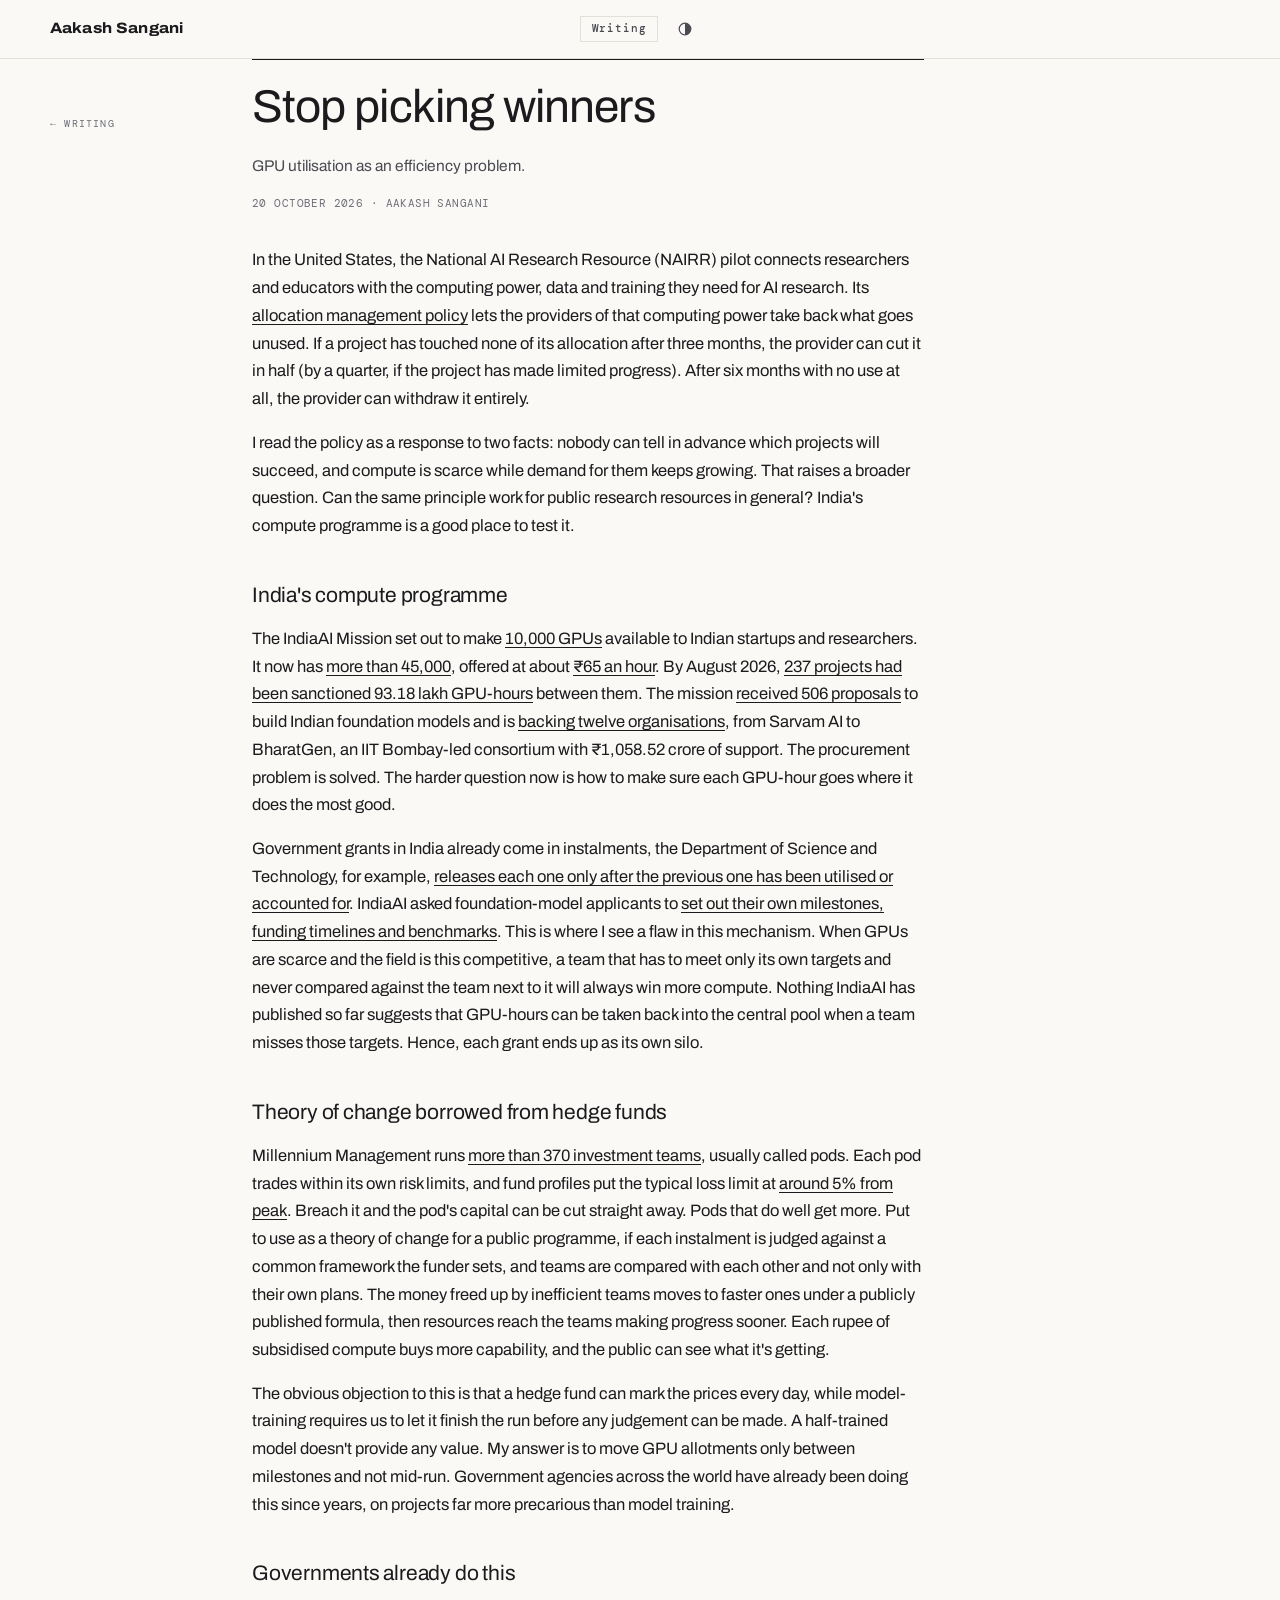
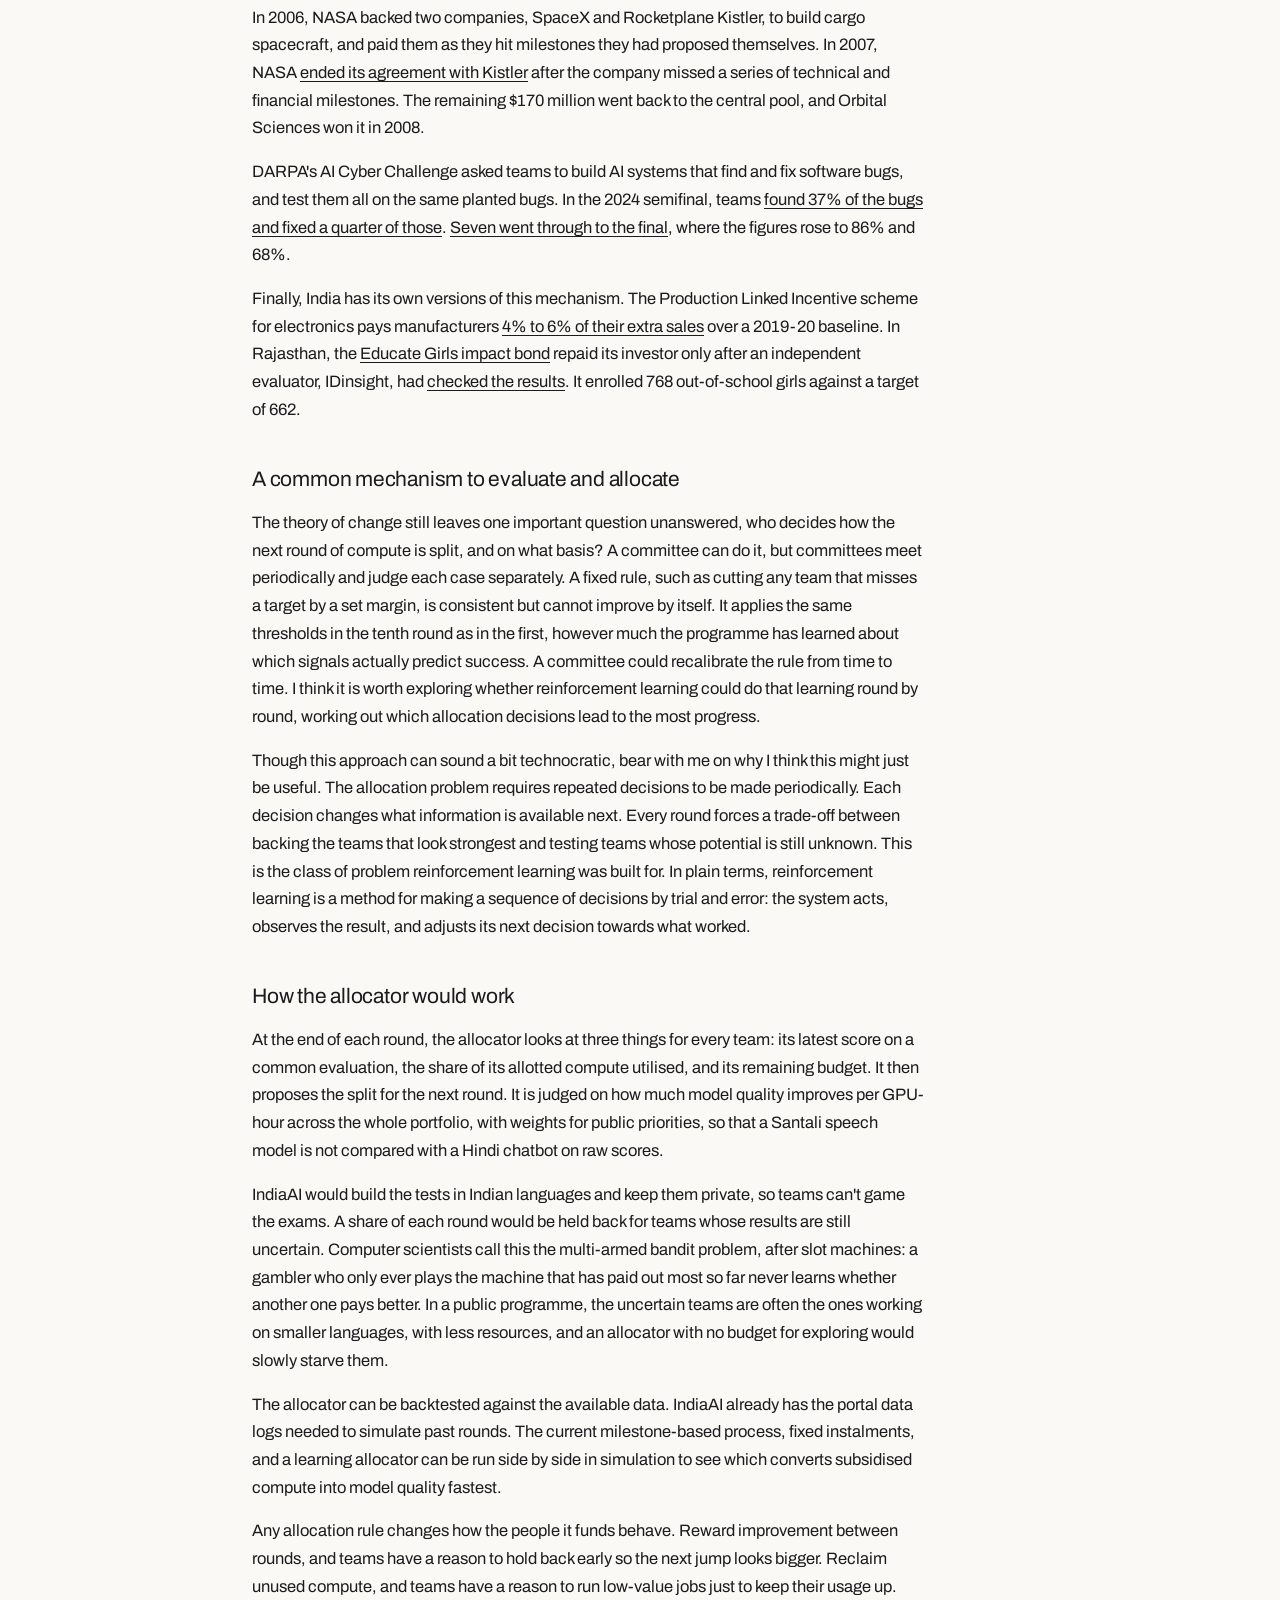
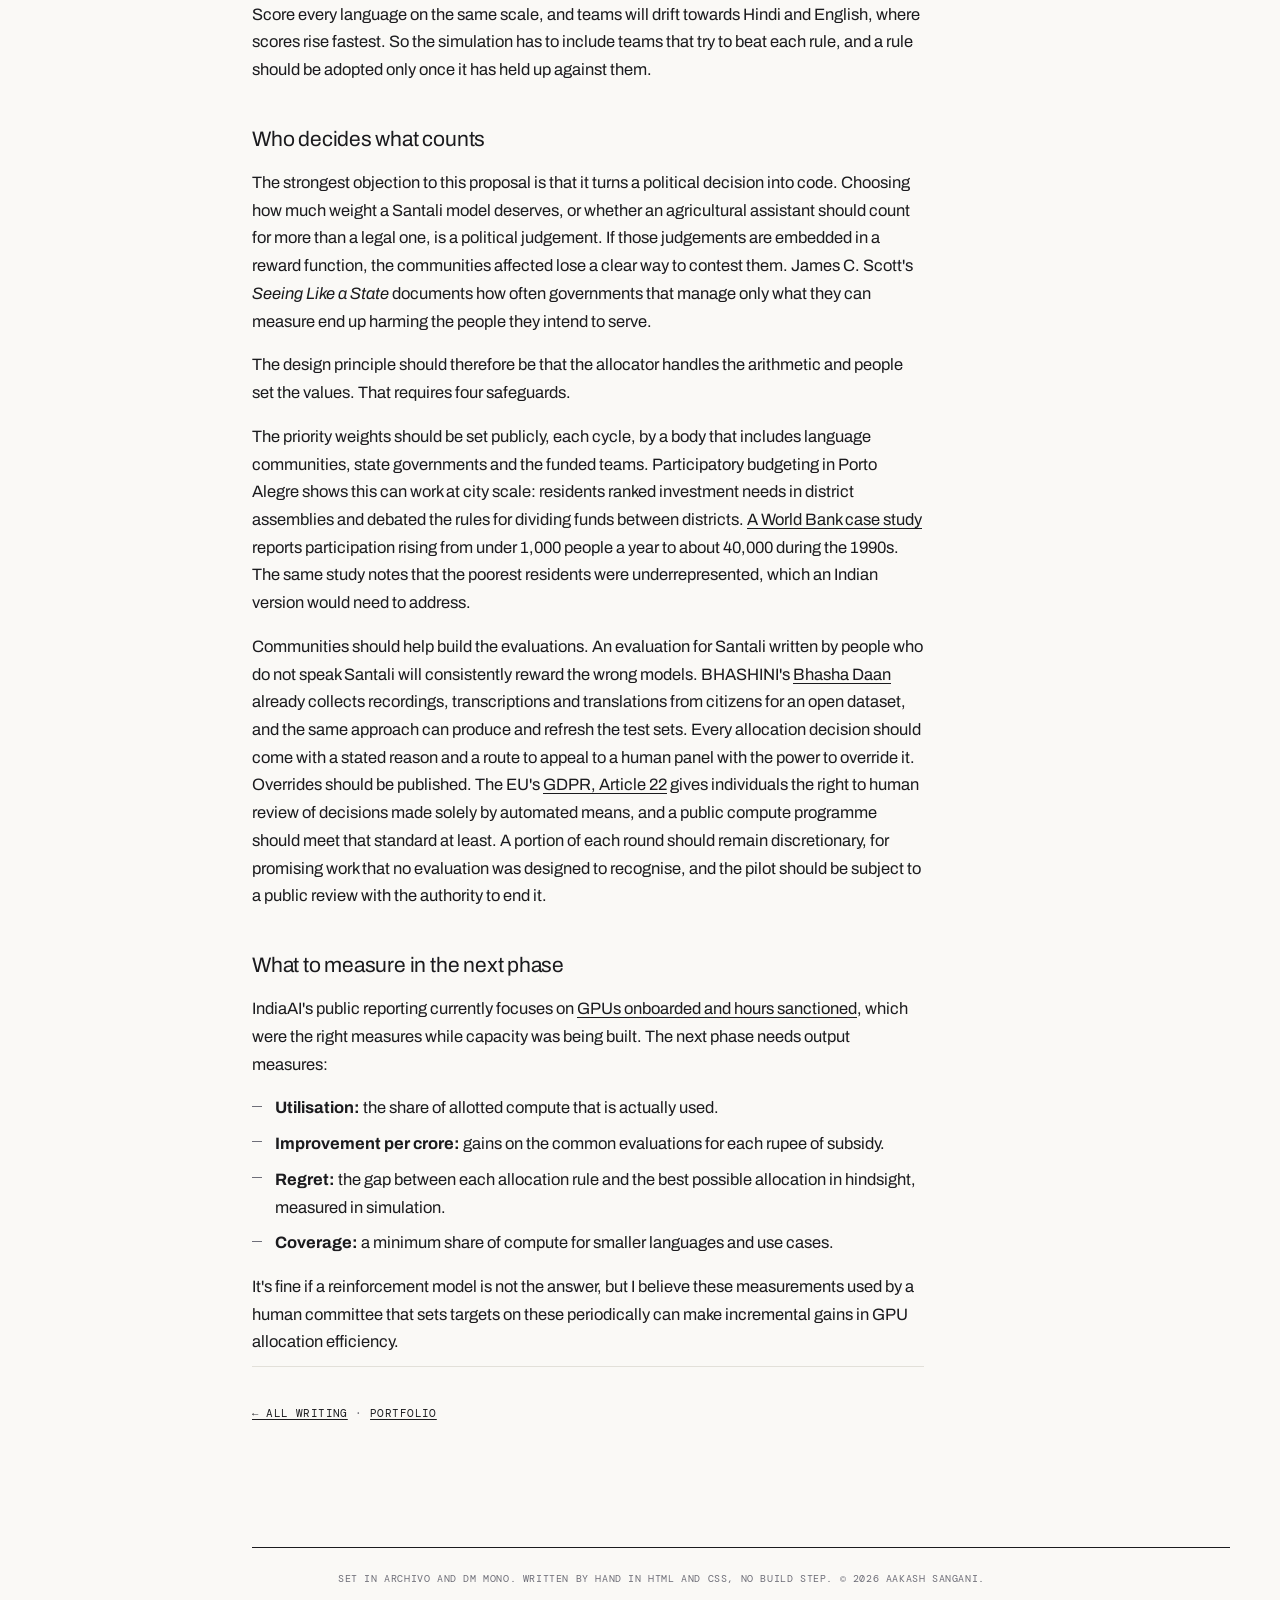
<file: writing/stop-picking-winners.html>
<!doctype html>
<html lang="en">
<head>
  <meta charset="utf-8">
  <meta name="viewport" content="width=device-width, initial-scale=1">
  <title>Stop picking winners — Aakash Sangani</title>
  <meta name="description" content="India has solved the procurement problem for public compute. The harder question is whether GPU-hours can be reclaimed from teams that miss their milestones and moved to teams making progress, and who gets to decide what counts.">
  <link rel="canonical" href="https://aakash2410.github.io/writing/stop-picking-winners.html">
  <meta property="og:title" content="Stop picking winners">
  <meta property="og:description" content="India has solved the procurement problem for public compute. The harder question is whether GPU-hours can be reclaimed from teams that miss their milestones and moved to teams making progress.">
  <meta name="author" content="Aakash Sangani">
  <meta property="og:type" content="article">
  <meta property="og:url" content="https://aakash2410.github.io/writing/stop-picking-winners.html">
  <meta property="article:author" content="Aakash Sangani">
  <meta property="article:published_time" content="2026-10-20">
  <link rel="icon" href="data:image/svg+xml,%3Csvg xmlns='http://www.w3.org/2000/svg' viewBox='0 0 64 64'%3E%3Crect width='64' height='64' fill='%23f4f1e6'/%3E%3Cg style='mix-blend-mode:multiply'%3E%3Ccircle cx='27' cy='26' r='16' fill='%23f5c31f'/%3E%3Ccircle cx='37' cy='30' r='16' fill='%231f4fd8'/%3E%3Ccircle cx='32' cy='38' r='16' fill='%23ff4d8d'/%3E%3C/g%3E%3C/svg%3E">
  <link rel="preconnect" href="https://fonts.googleapis.com">
  <link rel="preconnect" href="https://fonts.gstatic.com" crossorigin>
  <link href="https://fonts.googleapis.com/css2?family=Archivo:wdth,wght@62..125,300..800&family=DM+Mono:wght@400;500&display=swap" rel="stylesheet">
  <link rel="stylesheet" href="../styles.css?v=20261019b">
  <script>try{var t=localStorage.getItem("theme");if(t)document.documentElement.dataset.theme=t}catch(e){}</script>

  <script type="application/ld+json">
  {
    "@context": "https://schema.org",
    "@type": "BlogPosting",
    "headline": "Stop picking winners: GPU utilisation as an efficiency problem",
    "datePublished": "2026-10-20",
    "description": "India has solved the procurement problem for public compute. The harder question is whether GPU-hours can be reclaimed from teams that miss their milestones and moved to teams making progress, and who gets to decide what counts.",
    "inLanguage": "en-GB",
    "keywords": "IndiaAI Mission, public compute, GPU allocation, NAIRR, reinforcement learning, multi-armed bandit, participatory governance, AI policy",
    "author": { "@type": "Person", "name": "Aakash Sangani", "url": "https://aakash2410.github.io/" },
    "mainEntityOfPage": "https://aakash2410.github.io/writing/stop-picking-winners.html"
  }
  </script>
</head>
<body>
  <a class="skip" href="#main">Skip to content</a>

  <header class="bar">
    <div class="bar-inner">
      <a class="bar-name" href="../">Aakash Sangani</a>
      <div class="bar-tools">
        <a class="cv" href="./">Writing</a>
        <button class="theme" type="button" aria-label="Switch between light and dark">
          <svg viewBox="0 0 20 20" width="16" height="16" aria-hidden="true"><circle cx="10" cy="10" r="7.25" fill="none" stroke="currentColor" stroke-width="1.5"/><path d="M10 2.75a7.25 7.25 0 0 1 0 14.5Z" fill="currentColor"/></svg>
        </button>
      </div>
    </div>
  </header>

  <div class="doc">
    <nav aria-label="Back">
      <a class="back" href="./">← Writing</a>
    </nav>

    <main id="main">
      <article class="post">
        <h1>Stop picking winners</h1>
        <p class="standfirst">GPU utilisation as an efficiency problem.</p>
        <p class="meta">20 October 2026 · Aakash Sangani</p>

        <p>In the United States, the National AI Research Resource (NAIRR) pilot connects researchers and educators with the computing power, data and training they need for AI research. Its <a href="https://nairrpilot.org/allocation-management-policy" target="_blank" rel="noopener">allocation management policy</a> lets the providers of that computing power take back what goes unused. If a project has touched none of its allocation after three months, the provider can cut it in half (by a quarter, if the project has made limited progress). After six months with no use at all, the provider can withdraw it entirely.</p>

        <p>I read the policy as a response to two facts: nobody can tell in advance which projects will succeed, and compute is scarce while demand for them keeps growing. That raises a broader question. Can the same principle work for public research resources in general? India's compute programme is a good place to test it.</p>

        <h2>India's compute programme</h2>

        <p>The IndiaAI Mission set out to make <a href="https://www.pib.gov.in/PressReleasePage.aspx?PRID=2178092" target="_blank" rel="noopener">10,000 GPUs</a> available to Indian startups and researchers. It now has <a href="https://www.pib.gov.in/PressReleasePage.aspx?PRID=2298788" target="_blank" rel="noopener">more than 45,000</a>, offered at about <a href="https://www.pib.gov.in/PressReleasePage.aspx?PRID=2178092" target="_blank" rel="noopener">₹65 an hour</a>. By August 2026, <a href="https://sansad.in/getFile/lsapps/loksabhaquestions/annex/188/AU2807_hKyI1X.pdf" target="_blank" rel="noopener">237 projects had been sanctioned 93.18 lakh GPU-hours</a> between them. The mission <a href="https://indiaai.gov.in/article/building-india-s-foundational-ai-models-indiaai-innovation-initiative" target="_blank" rel="noopener">received 506 proposals</a> to build Indian foundation models and is <a href="https://www.medianama.com/wp-content/uploads/2026/04/loksabhaquestions_annex_187_AU5417_haoHcv.pdf" target="_blank" rel="noopener">backing twelve organisations</a>, from Sarvam AI to BharatGen, an IIT Bombay-led consortium with ₹1,058.52 crore of support. The procurement problem is solved. The harder question now is how to make sure each GPU-hour goes where it does the most good.</p>

        <p>Government grants in India already come in instalments, the Department of Science and Technology, for example, <a href="https://dst.gov.in/sites/default/files/Conditions-attached-to-the-Grant.pdf" target="_blank" rel="noopener">releases each one only after the previous one has been utilised or accounted for</a>. IndiaAI asked foundation-model applicants to <a href="https://indiaai.gov.in/article/indiaai-webinar-key-faqs-on-call-for-proposals-for-foundation-ai-models" target="_blank" rel="noopener">set out their own milestones, funding timelines and benchmarks</a>. This is where I see a flaw in this mechanism. When GPUs are scarce and the field is this competitive, a team that has to meet only its own targets and never compared against the team next to it will always win more compute. Nothing IndiaAI has published so far suggests that GPU-hours can be taken back into the central pool when a team misses those targets. Hence, each grant ends up as its own silo.</p>

        <h2>Theory of change borrowed from hedge funds</h2>

        <p>Millennium Management runs <a href="https://www.mlp.com" target="_blank" rel="noopener">more than 370 investment teams</a>, usually called pods. Each pod trades within its own risk limits, and fund profiles put the typical loss limit at <a href="https://altss.com/profile/millennium-management" target="_blank" rel="noopener">around 5% from peak</a>. Breach it and the pod's capital can be cut straight away. Pods that do well get more. Put to use as a theory of change for a public programme, if each instalment is judged against a common framework the funder sets, and teams are compared with each other and not only with their own plans. The money freed up by inefficient teams moves to faster ones under a publicly published formula, then resources reach the teams making progress sooner. Each rupee of subsidised compute buys more capability, and the public can see what it's getting.</p>

        <p>The obvious objection to this is that a hedge fund can mark the prices every day, while model-training requires us to let it finish the run before any judgement can be made. A half-trained model doesn't provide any value. My answer is to move GPU allotments only between milestones and not mid-run. Government agencies across the world have already been doing this since years, on projects far more precarious than model training.</p>

        <h2>Governments already do this</h2>

        <p>In 2006, NASA backed two companies, SpaceX and Rocketplane Kistler, to build cargo spacecraft, and paid them as they hit milestones they had proposed themselves. In 2007, NASA <a href="https://iafastro.directory/iac/archive/browse/IAC-08/D2/2/2215/" target="_blank" rel="noopener">ended its agreement with Kistler</a> after the company missed a series of technical and financial milestones. The remaining $170 million went back to the central pool, and Orbital Sciences won it in 2008.</p>

        <p>DARPA's AI Cyber Challenge asked teams to build AI systems that find and fix software bugs, and test them all on the same planted bugs. In the 2024 semifinal, teams <a href="https://darpa.mil/news/2025/aixcc-results" target="_blank" rel="noopener">found 37% of the bugs and fixed a quarter of those</a>. <a href="https://darpa.mil/news/2025/ai-cyber-challenge-winners-def-con-33" target="_blank" rel="noopener">Seven went through to the final</a>, where the figures rose to 86% and 68%.</p>

        <p>Finally, India has its own versions of this mechanism. The Production Linked Incentive scheme for electronics pays manufacturers <a href="https://eparlib.nic.in/bitstream/123456789/1466393/1/AU1270.pdf" target="_blank" rel="noopener">4% to 6% of their extra sales</a> over a 2019-20 baseline. In Rajasthan, the <a href="https://www.educategirls.ngo/dib/" target="_blank" rel="noopener">Educate Girls impact bond</a> repaid its investor only after an independent evaluator, IDinsight, had <a href="https://www.brookings.edu/wp-content/uploads/2018/06/Presentation_Educate-Girls-Results_20180713.pdf" target="_blank" rel="noopener">checked the results</a>. It enrolled 768 out-of-school girls against a target of 662.</p>

        <h2>A common mechanism to evaluate and allocate</h2>

        <p>The theory of change still leaves one important question unanswered, who decides how the next round of compute is split, and on what basis? A committee can do it, but committees meet periodically and judge each case separately. A fixed rule, such as cutting any team that misses a target by a set margin, is consistent but cannot improve by itself. It applies the same thresholds in the tenth round as in the first, however much the programme has learned about which signals actually predict success. A committee could recalibrate the rule from time to time. I think it is worth exploring whether reinforcement learning could do that learning round by round, working out which allocation decisions lead to the most progress.</p>

        <p>Though this approach can sound a bit technocratic, bear with me on why I think this might just be useful. The allocation problem requires repeated decisions to be made periodically. Each decision changes what information is available next. Every round forces a trade-off between backing the teams that look strongest and testing teams whose potential is still unknown. This is the class of problem reinforcement learning was built for. In plain terms, reinforcement learning is a method for making a sequence of decisions by trial and error: the system acts, observes the result, and adjusts its next decision towards what worked.</p>

        <h2>How the allocator would work</h2>

        <p>At the end of each round, the allocator looks at three things for every team: its latest score on a common evaluation, the share of its allotted compute utilised, and its remaining budget. It then proposes the split for the next round. It is judged on how much model quality improves per GPU-hour across the whole portfolio, with weights for public priorities, so that a Santali speech model is not compared with a Hindi chatbot on raw scores.</p>

        <p>IndiaAI would build the tests in Indian languages and keep them private, so teams can't game the exams. A share of each round would be held back for teams whose results are still uncertain. Computer scientists call this the multi-armed bandit problem, after slot machines: a gambler who only ever plays the machine that has paid out most so far never learns whether another one pays better. In a public programme, the uncertain teams are often the ones working on smaller languages, with less resources, and an allocator with no budget for exploring would slowly starve them.</p>

        <p>The allocator can be backtested against the available data. IndiaAI already has the portal data logs needed to simulate past rounds. The current milestone-based process, fixed instalments, and a learning allocator can be run side by side in simulation to see which converts subsidised compute into model quality fastest.</p>

        <p>Any allocation rule changes how the people it funds behave. Reward improvement between rounds, and teams have a reason to hold back early so the next jump looks bigger. Reclaim unused compute, and teams have a reason to run low-value jobs just to keep their usage up. Score every language on the same scale, and teams will drift towards Hindi and English, where scores rise fastest. So the simulation has to include teams that try to beat each rule, and a rule should be adopted only once it has held up against them.</p>

        <h2>Who decides what counts</h2>

        <p>The strongest objection to this proposal is that it turns a political decision into code. Choosing how much weight a Santali model deserves, or whether an agricultural assistant should count for more than a legal one, is a political judgement. If those judgements are embedded in a reward function, the communities affected lose a clear way to contest them. James C. Scott's <em>Seeing Like a State</em> documents how often governments that manage only what they can measure end up harming the people they intend to serve.</p>

        <p>The design principle should therefore be that the allocator handles the arithmetic and people set the values. That requires four safeguards.</p>

        <p>The priority weights should be set publicly, each cycle, by a body that includes language communities, state governments and the funded teams. Participatory budgeting in Porto Alegre shows this can work at city scale: residents ranked investment needs in district assemblies and debated the rules for dividing funds between districts. <a href="https://documents.albankaldawli.org/curated/ar/600841468017069677/pdf/514180WP0BR0Bu10Box342027B01PUBLIC1.pdf" target="_blank" rel="noopener">A World Bank case study</a> reports participation rising from under 1,000 people a year to about 40,000 during the 1990s. The same study notes that the poorest residents were underrepresented, which an Indian version would need to address.</p>

        <p>Communities should help build the evaluations. An evaluation for Santali written by people who do not speak Santali will consistently reward the wrong models. BHASHINI's <a href="https://static.pib.gov.in/WriteReadData/specificdocs/documents/2022/aug/doc202282696201.pdf" target="_blank" rel="noopener">Bhasha Daan</a> already collects recordings, transcriptions and translations from citizens for an open dataset, and the same approach can produce and refresh the test sets. Every allocation decision should come with a stated reason and a route to appeal to a human panel with the power to override it. Overrides should be published. The EU's <a href="https://eur-lex.europa.eu/eli/reg/2016/679/oj/eng" target="_blank" rel="noopener">GDPR, Article 22</a> gives individuals the right to human review of decisions made solely by automated means, and a public compute programme should meet that standard at least. A portion of each round should remain discretionary, for promising work that no evaluation was designed to recognise, and the pilot should be subject to a public review with the authority to end it.</p>

        <h2>What to measure in the next phase</h2>

        <p>IndiaAI's public reporting currently focuses on <a href="https://www.pib.gov.in/PressReleasePage.aspx?PRID=2298788" target="_blank" rel="noopener">GPUs onboarded and hours sanctioned</a>, which were the right measures while capacity was being built. The next phase needs output measures:</p>

        <ul>
          <li><b>Utilisation:</b> the share of allotted compute that is actually used.</li>
          <li><b>Improvement per crore:</b> gains on the common evaluations for each rupee of subsidy.</li>
          <li><b>Regret:</b> the gap between each allocation rule and the best possible allocation in hindsight, measured in simulation.</li>
          <li><b>Coverage:</b> a minimum share of compute for smaller languages and use cases.</li>
        </ul>

        <p>It's fine if a reinforcement model is not the answer, but I believe these measurements used by a human committee that sets targets on these periodically can make incremental gains in GPU allocation efficiency.</p>

        <div class="post-foot">
          <p class="meta"><a href="./">← All writing</a> · <a href="../">Portfolio</a></p>
        </div>
      </article>

      <footer class="colophon">
        <p>Set in Archivo and DM Mono. Written by hand in HTML and CSS, no build step. © <span id="year">2026</span> Aakash Sangani.</p>
      </footer>
    </main>
  </div>

  <script src="writing.js?v=20261019b"></script>
  <script src="/analytics.js?v=20261020a"></script>
</body>
</html>
</file>
<file: styles.css>
/* ==========================================================================
   A three-plate print job.
   One ink per reader: yellow (researcher), blue (data), pink (product).
   "Anyone" prints all three, slightly out of register. Choosing a reader
   brings that plate into register and lets the others drift.
   ========================================================================== */

:root {
  --paper: #faf9f6;
  --ink: #1b1b1e;
  --ink-2: #4a4a52;
  --ink-3: #6e6e78;
  --rule: #e2e0d9;

  --y: #87691f;
  --b: #2f6080;
  --p: #8e4057;

  --note-y: #6f5a1e;
  --note-b: #2b586f;
  --note-p: #7c3a4c;

  --mk-ink: inherit;
  --blend: normal;
  --grain: 0;

  --sans: "Archivo", "Helvetica Neue", Helvetica, Arial, sans-serif;
  --mono: "DM Mono", ui-monospace, "SF Mono", Menlo, monospace;

  --num-w: 52px;
  --notes-w: 234px;
  --col-gap: 34px;
  --bar-h: 58px;

  color-scheme: light;
}

/* This is a print job on paper, so the paper stock is the default even when
   the system asks for dark. Dark is available from the toggle in the bar. */
:root[data-theme="dark"] {
  --paper: #151419; --ink: #f4f1e6; --ink-2: #b6b1c0; --ink-3: #807b8c; --rule: #33313c;
  --y: #d8b26a; --b: #7fb0cf; --p: #d08ba0;
  --note-y: #d8b26a; --note-b: #9ec4dc; --note-p: #d7a2b2;
  --mk-ink: inherit; --blend: normal; --grain: 0;
  color-scheme: dark;
}

/* The active plate, and how far each plate sits out of register. */
body { --mk: var(--ink); --note: var(--ink-2); }
body[data-lens="research"] { --mk: var(--y); --note: var(--note-y); }
body[data-lens="data"] { --mk: var(--b); --note: var(--note-b); }
body[data-lens="product"] { --mk: var(--p); --note: var(--note-p); }

/* ---------- Base ---------- */
* { box-sizing: border-box; }
html { scroll-behavior: smooth; scroll-padding-top: calc(var(--bar-h) + 28px); }
body {
  margin: 0;
  background: var(--paper);
  color: var(--ink);
  font: 400 16.5px/1.68 var(--sans);
  font-variation-settings: "wdth" 100;
  -webkit-font-smoothing: antialiased;
}
::selection { background: var(--mk); color: var(--paper); }
a { color: inherit; text-decoration-thickness: 1px; text-underline-offset: .18em; }
a:hover { text-decoration-thickness: 2px; }
:focus-visible { outline: 2px solid var(--mk); outline-offset: 3px; }
h1, h2, h3, h4 { margin: 0; font-weight: 400; }
p { margin: 0; }
button { font: inherit; color: inherit; }
.skip { position: absolute; left: -9999px; }
.skip:focus { left: 16px; top: 12px; z-index: 60; background: var(--paper); padding: 6px 10px; }

body[data-lens="all"]      [data-for]:not([data-for~="all"]):not(mark),
body[data-lens="research"] [data-for]:not([data-for~="research"]):not(mark),
body[data-lens="data"]     [data-for]:not([data-for~="data"]):not(mark),
body[data-lens="product"]  [data-for]:not([data-for~="product"]):not(mark) { display: none !important; }

/* ---------- Ink block (was the highlighter) ---------- */
mark {
  color: inherit;
  background-color: transparent;
  background-image: linear-gradient(var(--mk), var(--mk));
  background-repeat: no-repeat;
  background-position: 0 100%;
  background-size: 0% 2px;
  padding-bottom: .08em;
  -webkit-box-decoration-break: clone;
  box-decoration-break: clone;
  transition: background-size .5s cubic-bezier(.2, .85, .25, 1) var(--d, 0ms);
}
body[data-lens="research"] mark[data-for~="research"],
body[data-lens="data"]     mark[data-for~="data"],
body[data-lens="product"]  mark[data-for~="product"] { background-size: 100% 2px; }

/* ---------- Top bar ---------- */
.bar {
  position: sticky; top: 0; z-index: 20;
  background: var(--paper);
  border-bottom: 1px solid var(--rule);
}
.bar-inner {
  width: min(1180px, 100% - 32px); margin-inline: auto;
  height: var(--bar-h);
  display: grid; grid-template-columns: 1fr auto 1fr; align-items: center; gap: 16px;
}
.bar-name {
  font-size: 15px; text-decoration: none; 
  font-variation-settings: "wdth" 112, "wght" 750; letter-spacing: .01em;
}
.lens { display: flex; align-items: center; gap: 4px; }
.lens-label {
  font: 500 10px/1 var(--mono); letter-spacing: .12em; text-transform: uppercase;
  color: var(--ink-3); margin-right: 10px;
}
.lens button {
  border: 0; background: none; cursor: pointer; position: relative; isolation: isolate;
  padding: 6px 9px; color: var(--ink-2);
  font-size: 13.5px; letter-spacing: 0;
  font-variation-settings: "wdth" 100, "wght" 500;
  transition: color .15s;
}
.lens button[data-lens-btn="research"] { --chip: var(--y); }
.lens button[data-lens-btn="data"]     { --chip: var(--b); }
.lens button[data-lens-btn="product"]  { --chip: var(--p); }
.lens button[data-lens-btn="all"]      { --chip: var(--ink); }
.lens button:hover { color: var(--ink); }

.lens button[aria-checked="true"] { color: var(--ink); box-shadow: inset 0 -2px 0 var(--mk); }



.lens .short { display: none; }

.bar-tools { justify-self: end; display: flex; align-items: center; gap: 12px; }
.plate-readout {
  font: 500 10px/1 var(--mono); letter-spacing: .1em; text-transform: uppercase;
  color: var(--ink-3); white-space: nowrap;
}
.cv {
  font: 500 10.5px/1 var(--mono); letter-spacing: .08em;
  text-decoration: none; padding: 8px 12px;
  background: none; color: var(--ink-2); box-shadow: inset 0 0 0 1px var(--rule);
  transition: background .2s, color .2s;
}
.cv:hover { background: var(--ink); color: var(--paper); }
.theme {
  display: grid; place-items: center; width: 30px; height: 30px;
  border: 0; background: none; cursor: pointer; color: var(--ink-2);
}
.theme:hover { color: var(--ink); }

/* ---------- Document ---------- */
.doc {
  position: relative;
  width: min(1180px, 100% - 32px); margin-inline: auto;
  display: grid; grid-template-columns: 150px minmax(0, 1fr); gap: 52px;
}
/* Crop marks, as on a press sheet. */
.crop { position: absolute; width: 18px; height: 18px; opacity: .5; pointer-events: none; }
.crop::before, .crop::after { content: ""; position: absolute; background: var(--ink-3); }
.crop::before { left: 50%; top: 0; bottom: 0; width: 1px; }
.crop::after { top: 50%; left: 0; right: 0; height: 1px; }
.crop.tl { left: -30px; top: 24px; }
.crop.tr { right: -30px; top: 24px; }
.crop.bl { left: -30px; bottom: 24px; }
.crop.br { right: -30px; bottom: 24px; }

.toc { position: sticky; top: calc(var(--bar-h) + 36px); align-self: start; padding-top: 58px; }
.toc-head, .runhead, .meta, .sec-sub, .note, .note-actions, .lab, .val, .spec dd,
.grades, .colophon, .ref, .links, .proof dt, .proof-note, .tenure, .org, .num, .entry-num,
figcaption::before {
  font-family: var(--mono);
}
.toc-head { font-size: 10px; letter-spacing: .12em; text-transform: uppercase; color: var(--ink-3); margin-bottom: 14px; }
.toc ol { list-style: none; margin: 0; padding: 0; }
.toc a {
  display: flex; gap: 10px; align-items: baseline; padding: 6px 0 6px 12px;
  border-left: 2px solid var(--rule);
  font-size: 11px; text-transform: uppercase; letter-spacing: .05em;
  font-variation-settings: "wdth" 94, "wght" 550;
  color: var(--ink-3); text-decoration: none;
  transition: color .2s, border-color .2s;
}
.toc a span { font: 400 10px/1.4 var(--mono); width: 10px; }
.toc a:hover { color: var(--ink); }
.toc a.active { color: var(--ink); border-left-color: var(--mk); }

.sec {
  display: grid;
  grid-template-columns: var(--num-w) minmax(0, 1fr) var(--notes-w);
  column-gap: var(--col-gap);
  align-items: start;
  border-top: 1px solid var(--ink);
  padding: 22px 0 96px;
}
.sec > .num { grid-column: 1; grid-row: 1; }
.sec > .main { grid-column: 2; }
.sec > .sec-head { grid-row: 1; }
.sec > .notes { grid-column: 3; }
.num { font-size: 11px; color: var(--ink-3); padding-top: 14px; font-variant-numeric: tabular-nums; }

.sec-head { margin-bottom: 46px; }
.sec-head h2 {
  font-size: clamp(26px, 2.8vw, 34px); line-height: 1.12;
  letter-spacing: -.015em;
  font-variation-settings: "wdth" 100, "wght" 600;
}

.sec-sub { font-size: 10.5px; color: var(--ink-3); margin-top: 14px; text-transform: uppercase; letter-spacing: .06em; }

.entries {
  grid-column: 1 / -1;
  display: grid; grid-template-columns: subgrid; row-gap: 40px;
  list-style: none; margin: 0; padding: 0;
  counter-reset: fig;
}
.entry { grid-column: 1 / -1; display: grid; grid-template-columns: subgrid; align-items: start; }
.entry + .entry { border-top: 1px solid var(--rule); padding-top: 40px; }
.entry > .entry-num { grid-column: 1; padding-top: 10px; font-size: 11px; color: var(--ink-3); }
.entry > .main { grid-column: 2; }
.entry > .notes { grid-column: 3; }

.entry h3 {
  font-size: 23px; line-height: 1.14; letter-spacing: -.015em;
  
  font-variation-settings: "wdth" 100, "wght" 600;
}
.meta { font-size: 10.5px; color: var(--ink-3); margin: 9px 0 18px; line-height: 1.7; text-transform: uppercase; letter-spacing: .04em; }
.meta a { color: var(--ink); }
.main > p + p { margin-top: 14px; }
.main ul { list-style: none; margin: 0; padding: 0; }
.main li { position: relative; padding-left: 1.4em; }
.main li + li { margin-top: 9px; }
.main li::before { content: ""; position: absolute; left: 0; top: .68em; width: 10px; height: 1px; background: var(--ink-3); }
.aside-p { font-size: 16px; color: var(--ink-2); }

/* ---------- Margin notes ---------- */
.notes { display: grid; gap: 18px; }
.note { font-size: 11.5px; line-height: 1.65; color: var(--note); animation: note-in .4s ease both .12s; }
.note::before { content: ""; display: block; width: 18px; height: 2px; margin-bottom: 10px; background: var(--mk); }
body[data-lens="all"] .note::before { background: var(--rule); }
.note b { font-weight: 500; }
@keyframes note-in { from { opacity: 0; transform: translateX(-5px); } to { opacity: 1; transform: none; } }

/* ---------- Hero ---------- */
.hero { border-top: 0; padding-top: 0; }
.hero > .runhead { grid-column: 1 / -1; grid-row: 1; }
.hero > .num, .hero > .main, .hero > .notes { grid-row: 2; }
.hero > .num { padding-top: clamp(54px, 6vw, 86px); }
.runhead {
  font-size: 10px; letter-spacing: .14em; text-transform: uppercase; color: var(--ink-3);
  padding: 20px 0 0;
}
.runhead span { color: var(--rule); margin: 0 6px; }

.hero h1 {
  margin: clamp(34px, 4vw, 54px) 0 30px;
  font-size: clamp(40px, 5.6vw, 76px);
  line-height: 1.02; letter-spacing: -.03em;
  font-variation-settings: "wdth" 100, "wght" 620;
  color: var(--ink);
}
.hero h1 > span { display: block; }

.abstract { font-size: clamp(20px, 1.95vw, 25px); line-height: 1.38; font-variation-settings: "wdth" 98, "wght" 450; text-wrap: pretty; }
.standfirst { font-size: 15.5px; color: var(--ink-2); margin-top: 20px; max-width: 58ch; }
.hero > .notes { padding-top: clamp(86px, 10vw, 150px); }
.note-actions { display: flex; flex-direction: column; align-items: flex-start; gap: 8px; font-size: 11px; }
.share { border: 0; background: none; padding: 0; cursor: pointer; font: inherit; color: var(--ink-3); text-decoration: underline; }
.share:hover { color: var(--ink); }

.cta-row { display: flex; flex-wrap: wrap; gap: 18px; margin-top: 32px; }
.btn {
  display: inline-flex; align-items: center; gap: 10px;
  padding: 14px 22px; text-decoration: none;
  font-size: 12px; text-transform: uppercase; letter-spacing: .08em;
  font-variation-settings: "wdth" 104, "wght" 650;
  background: var(--ink); color: var(--paper);
  transition: background .2s, color .2s;
}
.btn:hover { background: var(--ink-2); }
.btn-quiet { background: none; color: var(--ink); box-shadow: inset 0 0 0 1px var(--rule); }
.btn-quiet:hover { background: none; box-shadow: inset 0 0 0 1px var(--ink); color: var(--ink); }

/* ---------- Proof strip ---------- */
.proof { display: grid; grid-template-columns: 1.55fr 1fr 1.15fr; gap: 0 26px; margin: 54px 0 0; }
.proof > div { border-top: 1px solid var(--ink); padding-top: 12px; }
.proof dt {
  font-size: 10px; letter-spacing: .1em; text-transform: uppercase;
  color: var(--ink-3); margin-bottom: 10px;
}
.proof dd { margin: 0; font-size: 15px; line-height: 1.45; }
.proof-note { font-size: 10px; color: var(--ink-3); margin-top: 16px; text-transform: uppercase; letter-spacing: .06em; }

/* ---------- Figures ---------- */
.fig { margin: 32px 0 10px; margin-left: calc(-1 * (var(--num-w) + var(--col-gap))); counter-increment: fig; }
.plot {
  --lw: 11.5rem; --gap: 16px;
  position: relative; display: grid; row-gap: 4px;
  padding: 22px 0 6px; border-top: 1px solid var(--ink);
}
.plot .row { display: grid; grid-template-columns: var(--lw) minmax(0, 1fr); column-gap: var(--gap); align-items: center; height: 32px; }
.lab { font-size: 10.5px; line-height: 1.3; color: var(--ink-3); text-align: right; text-transform: uppercase; letter-spacing: .04em; }
.row.key .lab { color: var(--ink); font-weight: 500; }
.track { position: relative; height: 100%; }
.row:not(.axis) .track::before { content: ""; position: absolute; left: 0; right: 0; top: 50%; border-top: 1px dotted var(--rule); }
.track i, .track b { position: absolute; top: 50%; font-style: normal; }
.dot {
  left: calc(var(--x) * 100%); width: 13px; height: 13px; border-radius: 50%;
  background: var(--ink); transform: translate(-50%, -50%); transition: background .4s, box-shadow .4s;
}
.dot.hollow { background: var(--paper); box-shadow: inset 0 0 0 2px var(--ink); }
body:not([data-lens="all"]) .row.key .dot { background: var(--mk); box-shadow: 0 0 0 2px var(--ink); }
.seg {
  left: calc(var(--a) * 100%); width: calc((var(--b) - var(--a)) * 100%);
  height: 11px; transform: translateY(-50%);
  border-left: 2px solid var(--ink-3); border-right: 2px solid var(--ink-3);
  background: linear-gradient(var(--ink-3), var(--ink-3)) center / 100% 2px no-repeat;
}
.seg.solid { height: 11px; border: 0; background: var(--ink); transition: background .4s, box-shadow .4s; }
body:not([data-lens="all"]) .row.key .seg.solid { background: var(--mk); box-shadow: 0 0 0 2px var(--ink); }
.val { left: calc(var(--x) * 100% + 14px); transform: translateY(-50%); font-size: 11px; font-weight: 500; white-space: nowrap; }
.val.left { left: auto; right: calc((1 - var(--x)) * 100% + 14px); }
.row.axis { height: 26px; }
.row.axis .lab { font-size: 9.5px; align-self: start; padding-top: 5px; }
.row.axis .track { border-top: 1px solid var(--ink); }
.row.axis .track i { top: 0; left: calc(var(--x) * 100%); transform: translateX(-50%); font: 400 9.5px/1 var(--mono); color: var(--ink-3); padding-top: 8px; }
.row.axis .track i::before { content: ""; position: absolute; left: 50%; top: -2px; height: 6px; border-left: 2px solid var(--ink); }
.thresh {
  position: absolute; top: 14px; bottom: 30px;
  left: calc(var(--lw) + var(--gap) + (100% - var(--lw) - var(--gap)) * var(--x));
  border-left: 2px dashed var(--ink-3);
}
.thresh span { position: absolute; top: -10px; right: 8px; white-space: nowrap; font: 400 9.5px/1 var(--mono); color: var(--ink-3); text-transform: uppercase; letter-spacing: .06em; }
figcaption { font-size: 14.5px; line-height: 1.5; color: var(--ink-2); margin-top: 12px; }
figcaption::before {
  content: "Fig. " counter(fig);
  margin-right: 8px;
  font-size: 10px; font-weight: 500; letter-spacing: .1em; text-transform: uppercase;
  color: var(--ink-3);
}

/* ---------- Spec sheet ---------- */
.spec { display: grid; grid-template-columns: repeat(4, 1fr); gap: 0 14px; margin: 26px 0 0; }
.spec > div { border-top: 1px solid var(--ink); padding-top: 10px; }
.spec dt { font-size: 24px; line-height: 1.05; font-variation-settings: "wdth" 108, "wght" 750; }
.spec dd { margin: 6px 0 0; font-size: 10px; color: var(--ink-3); text-transform: uppercase; letter-spacing: .05em; }

/* ---------- Experience ---------- */
#experience { --num-w: 116px; }
.entry > .stub { grid-column: 1; padding-top: 10px; display: grid; gap: 10px; }
.tenure { font-size: 10.5px; line-height: 1.5; color: var(--ink-3); text-transform: uppercase; letter-spacing: .04em; }
.tenure b { display: block; font-weight: 500; color: var(--ink); }
.tenure em { display: block; font-style: normal; margin-top: 6px; }
.tenure em:not(:empty)::before { content: ""; display: block; width: 14px; height: 1px; background: var(--rule); margin-bottom: 6px; }
.org { font-size: 11px; font-weight: 500; color: var(--ink); }
.entries.tail { margin-top: 40px; }
.entries.tail .entry { border-top: 1px solid var(--rule); padding-top: 40px; }
.entries.tail li b { font-weight: 600; }

/* ---------- Publications ---------- */
.cite { font-size: 16.5px; line-height: 1.5; }
.gloss { font-size: 15px; color: var(--ink-2); margin-top: 8px; }

/* ---------- Education ---------- */
.grades { width: 100%; max-width: 470px; border-collapse: collapse; font-size: 11px; margin-top: 26px; font-variant-numeric: tabular-nums; text-transform: uppercase; letter-spacing: .04em; }
.grades caption { text-align: left; font-size: 9.5px; letter-spacing: .12em; color: var(--ink-3); padding-bottom: 10px; }
.grades tr { border-top: 1px solid var(--rule); }
.grades tbody tr:first-child { border-top: 1px solid var(--ink); }
.grades tr:last-child { border-bottom: 1px solid var(--rule); }
.grades td { padding: 9px 0; }
.grades td:nth-child(2) { width: 44px; font-weight: 500; }
.grades td:last-child { width: 36px; text-align: right; color: var(--ink-3); }

/* ---------- Cross-references ---------- */
.ref { font-size: 10px; color: var(--ink-3); text-decoration: none; margin-left: 3px; font-variant-numeric: tabular-nums; }
.ref:hover { color: var(--ink); text-decoration: underline; }
.ref.bumped { animation: bump .6s ease; }
@keyframes bump { 0%, 60% { color: var(--mk); } 100% { color: var(--ink-3); } }

/* ---------- Writing ---------- */
/* Used by /writing/. The portfolio's lens machinery does not apply here, so
   these pages carry their own small script for the theme toggle and the year. */
.page-head { border-top: 1px solid var(--ink); padding: 22px 0 54px; }
.page-head h1 {
  font-size: clamp(34px, 6.2vw, 58px); letter-spacing: -.022em; line-height: 1.04;
}
.page-head .lede { margin-top: 20px; max-width: 54ch; color: var(--ink-2); }
.back {
  font: 400 10px/1.4 var(--mono); letter-spacing: .12em; text-transform: uppercase;
  color: var(--ink-3); text-decoration: none; display: inline-block; padding-top: 58px;
}
.back:hover { color: var(--ink); text-decoration: underline; }

.posts { border-top: 1px solid var(--rule); }
.post-item {
  display: grid; grid-template-columns: var(--num-w) minmax(0, 1fr);
  column-gap: var(--col-gap); padding: 30px 0; border-bottom: 1px solid var(--rule);
}
.post-item .date {
  font: 400 10px/1.9 var(--mono); color: var(--ink-3); letter-spacing: .04em;
  text-transform: uppercase; font-variant-numeric: tabular-nums;
}
.post-item h3 { font-size: 23px; letter-spacing: -.012em; line-height: 1.22; }
.post-item h3 a { text-decoration: none; }
.post-item h3 a:hover { text-decoration: underline; text-decoration-thickness: 2px; }
.post-item .standfirst { margin-top: 10px; color: var(--ink-2); font-size: 16px; max-width: 58ch; }
.posts-empty { padding: 34px 0 10px; color: var(--ink-3); max-width: 50ch; }

.post { border-top: 1px solid var(--ink); padding: 22px 0 90px; max-width: 42rem; }
.post h1 { font-size: clamp(30px, 5vw, 46px); letter-spacing: -.02em; line-height: 1.1; }
.post .meta { margin: 16px 0 34px; }
.post > p + p, .post > ul + p, .post > p + ul, .post > blockquote + p { margin-top: 16px; }
.post h2 {
  font-size: 21px; letter-spacing: -.01em; margin: 38px 0 12px;
}
.post ul { list-style: none; margin: 0; padding: 0; }
.post li { position: relative; padding-left: 1.4em; }
.post li + li { margin-top: 8px; }
.post li::before {
  content: ""; position: absolute; left: 0; top: .68em;
  width: 10px; height: 1px; background: var(--ink-3);
}
.post blockquote {
  margin: 22px 0; padding-left: 20px; border-left: 2px solid var(--mk);
  color: var(--ink-2);
}
.post code {
  font: 400 .88em/1.6 var(--mono); background: color-mix(in srgb, var(--ink) 7%, transparent);
  padding: .1em .35em; border-radius: 2px;
}
.post pre {
  margin: 20px 0; padding: 16px 18px; overflow-x: auto;
  border: 1px solid var(--rule); background: color-mix(in srgb, var(--ink) 3%, transparent);
}
.post pre code { background: none; padding: 0; }
/* Footnote markers and the reference list on a post. */
.fn {
  font: 500 10px/1 var(--mono); vertical-align: super; text-decoration: none;
  color: var(--ink-3); padding-left: 1px; font-variant-numeric: tabular-nums;
}
.fn:hover { color: var(--mk); text-decoration: underline; }
.fn-sep { font-size: 10px; vertical-align: super; color: var(--ink-3); }
.refs {
  list-style: none; margin: 0; padding: 0; counter-reset: ref;
  font-size: 14.5px; line-height: 1.6; color: var(--ink-2);
}
.refs li {
  position: relative; padding-left: 2.4em; margin-top: 12px;
  scroll-margin-top: calc(var(--bar-h) + 28px);
}
.refs li::before {
  counter-increment: ref; content: "[" counter(ref) "]";
  position: absolute; left: 0; top: .18em;
  font: 400 10px/1.6 var(--mono); color: var(--ink-3); font-variant-numeric: tabular-nums;
}
.refs li:target::before { color: var(--mk); }
.refs a { color: var(--ink-2); }

.post-foot { border-top: 1px solid var(--rule); padding-top: 22px; margin-top: 10px; }

@media (max-width: 900px) {
  .post-item { grid-template-columns: 1fr; row-gap: 6px; }
  .back { padding-top: 0; }
}

/* ---------- Correspondence ---------- */
.snap { margin: 0 0 26px; max-width: 230px; }
.snap img { width: 100%; height: auto; display: block; border-radius: 2px; filter: grayscale(.15); }
.snap figcaption::before { content: none; }
.snap figcaption { font-family: var(--mono); font-size: 10px; letter-spacing: .06em; text-transform: uppercase; color: var(--ink-3); margin-top: 8px; }
@media (min-width: 901px) { .snap { float: right; margin: 0 0 20px 32px; max-width: 250px; } }
.corr-lede { font-size: 20px; line-height: 1.4; max-width: 36ch; margin-bottom: 14px; }
.reach { list-style: none; margin: 0 0 8px; padding: 0; max-width: 62ch; }
.reach li { position: relative; padding-left: 1.3em; margin: 7px 0; font-size: 16px; color: var(--ink-2); }
.reach li::before { content: ""; position: absolute; left: 0; top: .68em; width: 10px; height: 1px; background: var(--ink-3); }
.mail {
  display: inline-block; margin-top: 28px;
  font-size: clamp(20px, 2.6vw, 30px); line-height: 1.2; letter-spacing: -.015em;
  font-variation-settings: "wdth" 100, "wght" 600;
  text-decoration: none; overflow-wrap: anywhere;
  background-image: linear-gradient(var(--mk), var(--mk));
  background-repeat: no-repeat; background-size: 100% 2px; background-position: 0 100%;
  transition: background-size .35s cubic-bezier(.2, .85, .25, 1);
}
.mail:hover { background-size: 100% 2px; }
.links { display: flex; flex-wrap: wrap; gap: 10px 26px; margin-top: 28px; font-size: 11px; text-transform: uppercase; letter-spacing: .06em; }

/* ---------- Colophon and colour bar ---------- */
.colophon {
  padding: 22px 0 56px calc(var(--num-w) + var(--col-gap));
  border-top: 1px solid var(--ink);
  font-size: 10px; color: var(--ink-3); text-transform: uppercase; letter-spacing: .06em; line-height: 1.7;
}
.colour-bar { display: flex; margin-bottom: 16px; }
.colour-bar i { width: 26px; height: 6px; }
.colour-bar i:nth-child(1) { background: var(--y); }
.colour-bar i:nth-child(2) { background: var(--b); }
.colour-bar i:nth-child(3) { background: var(--p); }
.colour-bar i:nth-child(4) { background: var(--ink); mix-blend-mode: normal; }
.colour-bar i:nth-child(5) { background: var(--y); opacity: .5; }
.colour-bar i:nth-child(6) { background: var(--b); opacity: .5; }
.colour-bar i:nth-child(7) { background: var(--p); opacity: .5; }

/* ---------- Reordering ---------- */
.entry.moving { transition: transform .5s cubic-bezier(.2, .85, .25, 1); }

/* ---------- Responsive ---------- */
@media (max-width: 1180px) {
  .doc { grid-template-columns: minmax(0, 1fr); gap: 0; }
  .toc, .crop { display: none; }
}
@media (max-width: 900px) {
  :root { --bar-h: 96px; }
  .bar-inner { grid-template-columns: 1fr auto; grid-template-rows: 48px 44px; height: auto; }
  .lens { grid-column: 1 / -1; grid-row: 2; border-top: 1px solid var(--rule); justify-content: space-between; }
  .bar-tools { grid-row: 1; grid-column: 2; }
  .plate-readout { display: none; }

  .sec, .entry, .entries { grid-template-columns: minmax(0, 1fr); }
  .sec > .num, .sec > .main, .sec > .sec-head, .sec > .notes,
  .entry > .entry-num, .entry > .main, .entry > .notes, .entry > .stub { grid-column: 1; grid-row: auto; }
  .sec > .num { padding-top: 0; margin-bottom: 6px; }
  .fig { margin-left: 0; }
  .sec { padding-bottom: 68px; }
  .sec-head { margin-bottom: 32px; }
  .entry > .entry-num { padding: 0 0 6px; }
  .entry > .stub { display: flex; align-items: baseline; gap: 14px; padding: 0 0 8px; }
  .tenure b, .tenure em { display: inline; }
  .tenure em::before { display: none !important; }
  .note::before { display: none; }
  .note { border-left: 4px solid var(--mk); padding-left: 12px; }
  body[data-lens="all"] .note { border-left-color: var(--ink); border-left-width: 2px; }
  .entry > .notes { gap: 0; }
  .entry > .notes .note { margin-top: 18px; }

  .hero > .runhead, .hero > .num, .hero > .main, .hero > .notes { grid-row: auto; }
  .hero > .num { display: none; }
  .hero > .notes { padding-top: 26px; }
  .proof { grid-template-columns: 1fr; gap: 20px; }
  #experience { --num-w: auto; }
  .colophon { padding-left: 0; }
}
@media (max-width: 560px) {
  .lens-label { display: none; }
  .lens .long { display: none; }
  .lens .short { display: inline; }
  .lens button { font-size: 10.5px; padding: 7px 4px; }
  .spec { grid-template-columns: repeat(2, 1fr); gap: 16px; }
  .plot { --lw: 6.5rem; --gap: 10px; }
  .lab { font-size: 9.5px; }
  .entry h3 { font-size: 23px; }
  .cta-row { gap: 14px; }
  .btn { box-shadow: 4px 4px 0 var(--mk); }
}

@media (prefers-reduced-motion: reduce) {
  *, *::before, *::after { animation: none !important; transition: none !important; }
  html { scroll-behavior: auto; }
}

@media print {
  .bar, .toc, .note-actions, .share, .crop, body::after { display: none !important; }
  .doc { display: block; width: auto; }
  body { font-size: 10.5pt; }
  .entry { break-inside: avoid; }
  mark, .sec-head h2, .proof dt { -webkit-print-color-adjust: exact; print-color-adjust: exact; }
}
</file>
<file: resume/resume.css>
/* Print stylesheet for the three résumés. Rendered to PDF with headless Chrome. */

@page {
  size: letter;
  margin: 0.4in 0.5in;
}

* { box-sizing: border-box; }

body {
  margin: 0;
  font: 9.3pt/1.3 Charter, Georgia, "Times New Roman", serif;
  color: #16161a;
  -webkit-print-color-adjust: exact;
  print-color-adjust: exact;
}

a { color: inherit; text-decoration: none; }

/* ---------- Header ---------- */
.name {
  font-size: 19pt;
  letter-spacing: .02em;
  text-transform: uppercase;
  font-weight: 600;
  text-align: center;
  margin: 0;
}
.title {
  text-align: center;
  font-size: 10.5pt;
  font-style: italic;
  color: #3c3c42;
  margin: 2pt 0 4pt;
}
.contact {
  text-align: center;
  font-size: 8.6pt;
  color: #3c3c42;
  margin: 0 0 7pt;
}
.contact span { margin: 0 3pt; color: #9a9aa2; }

/* ---------- Sections ---------- */
h2 {
  font-size: 9pt;
  letter-spacing: .12em;
  text-transform: uppercase;
  font-weight: 600;
  margin: 6pt 0 2.5pt;
  padding-bottom: 2pt;
  border-bottom: 0.8pt solid #16161a;
  break-after: avoid;
  page-break-after: avoid;
}

.entry { margin-bottom: 4pt; break-inside: avoid; page-break-inside: avoid; }

.row {
  display: flex;
  justify-content: space-between;
  align-items: baseline;
  gap: 10pt;
}
.role { font-weight: 600; }
.org { font-style: italic; }
.meta { font-size: 9pt; color: #44444b; white-space: nowrap; }
.sub {
  display: flex;
  justify-content: space-between;
  align-items: baseline;
  gap: 10pt;
  font-size: 9.5pt;
  color: #44444b;
}

ul { margin: 2pt 0 0; padding-left: 12pt; }
li { margin: 1pt 0; }
li::marker { color: #77777e; }

p.lede { margin: 0 0 2pt; }
p.summary { margin: 0; }

.repo { font-size: 8.8pt; color: #44444b; font-family: "SF Mono", Menlo, monospace; }
.kv { font-size: 9.8pt; margin: 1.5pt 0; }
.kv b { font-weight: 600; }
.tight li { margin: 1pt 0; }
</file>
